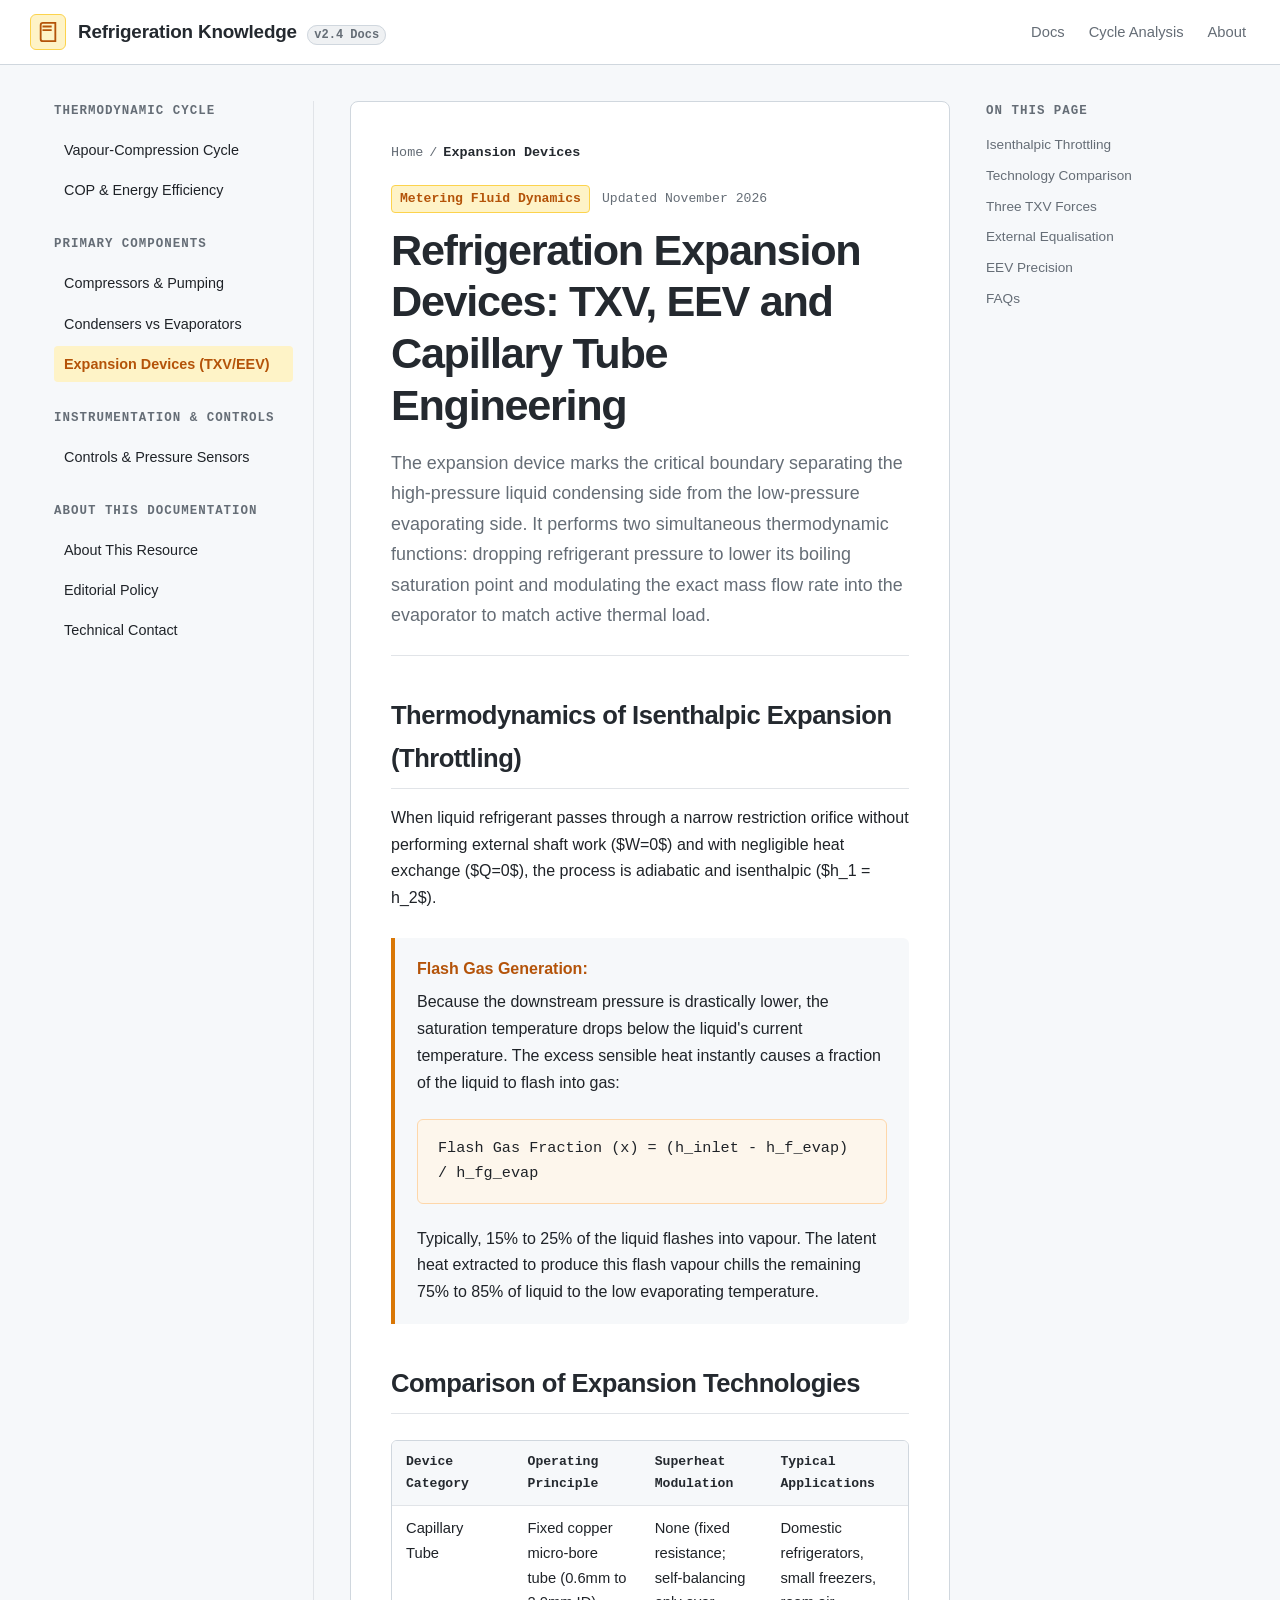
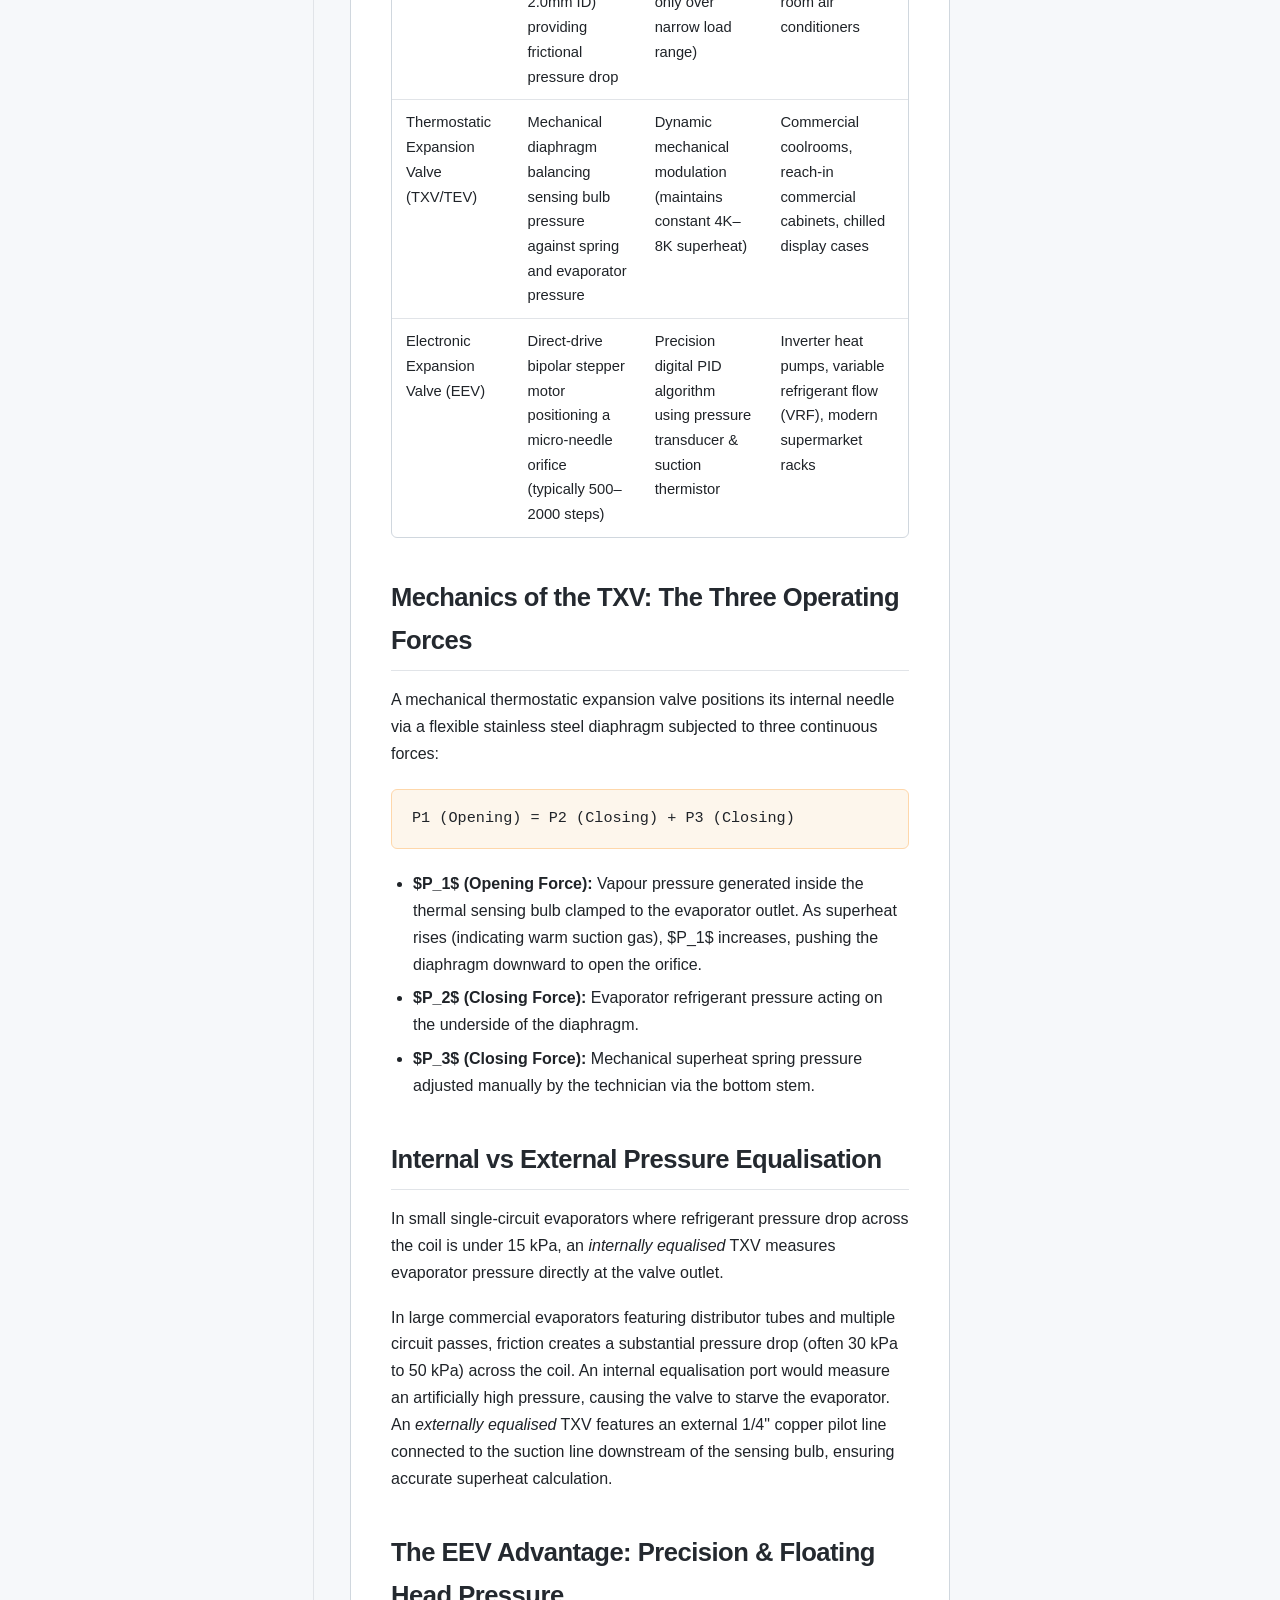
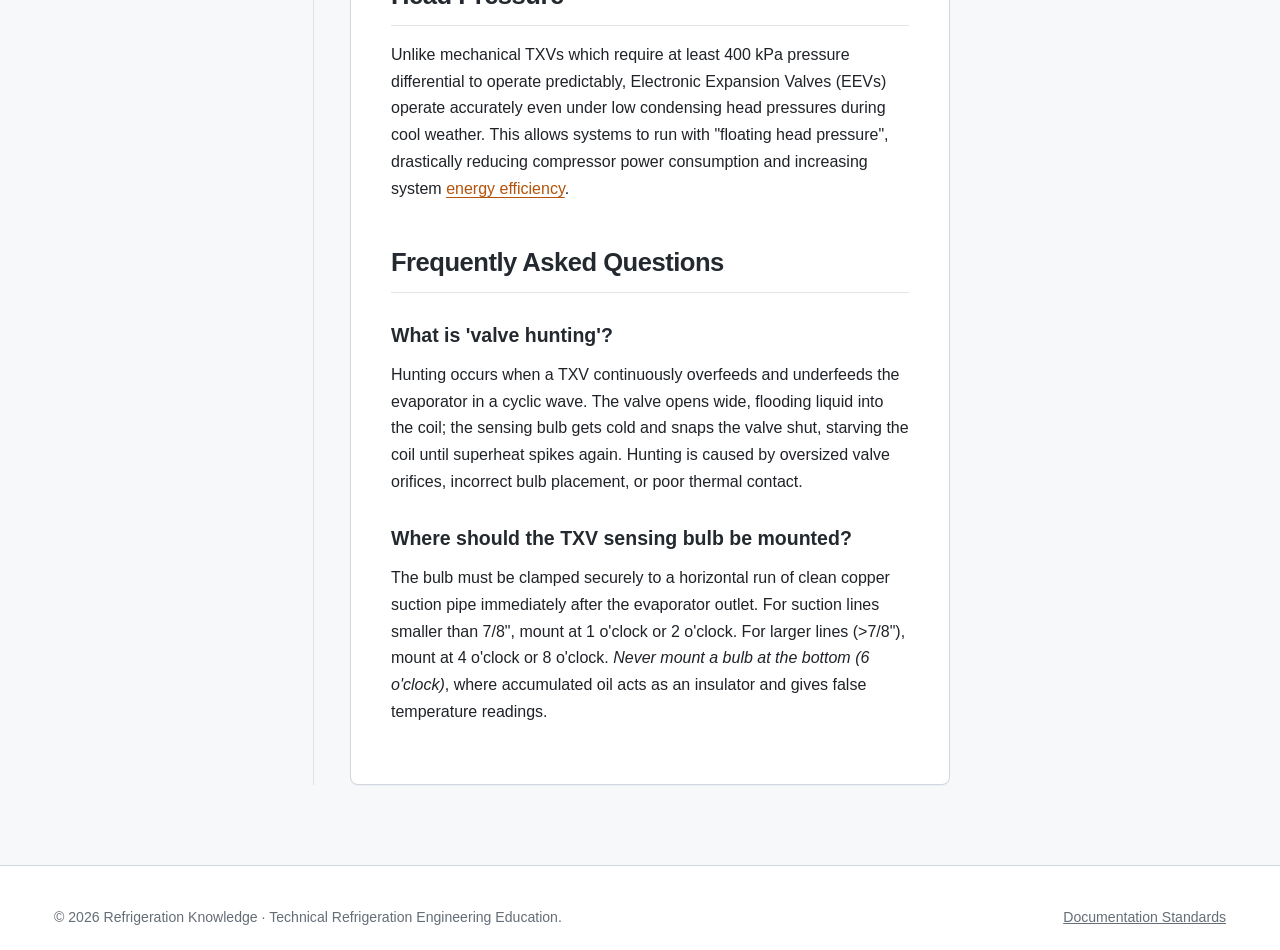
<file: refrigeration-expansion-devices/index.html>
<!doctype html>
<html lang="en-AU">
<head>
  <meta charset="utf-8">
  <meta name="viewport" content="width=device-width, initial-scale=1">
  <title>Refrigeration Expansion Devices: TXV, EEV & Capillary Tubes · Refrigeration Knowledge</title>
  <meta name="description" content="Technical engineering guide to refrigeration metering devices. Thermostatic expansion valves (TXV), electronic expansion valves (EEV), capillary tubes, and isenthalpic expansion.">
  <link rel="canonical" href="https://refrigeration-knowledge.github.io/refrigeration-expansion-devices/">
  <meta name="robots" content="index, follow">
  <meta name="google-site-verification" content="d2XJ1FMgx_y7H5DfcTfY6zHwQ06f4dKEdD9PmR1FQhw">

  <meta property="og:type" content="article">
  <meta property="og:title" content="Refrigeration Expansion Devices: TXV, EEV & Capillary Tubes">
  <meta property="og:description" content="Thermodynamics of throttling devices, superheat control, bulb charges, and electronic stepper motor expansion valves.">
  <meta property="og:url" content="https://refrigeration-knowledge.github.io/refrigeration-expansion-devices/">
  <meta property="og:site_name" content="Refrigeration Knowledge">
  <meta property="og:image" content="https://refrigeration-knowledge.github.io/assets/images/thermo-components.svg">

  <meta name="twitter:card" content="summary_large_image">
  <meta name="twitter:title" content="Refrigeration Metering Devices Manual">
  <meta name="twitter:description" content="Isenthalpic pressure reduction and mass flow metering in vapour-compression refrigeration systems.">
  <meta name="twitter:image" content="https://refrigeration-knowledge.github.io/assets/images/thermo-components.svg">

  <link rel="stylesheet" href="../assets/css/style.css">
  <link rel="icon" type="image/svg+xml" href="../favicon.svg">

  <script type="application/ld+json">
  {
    "@context": "https://schema.org",
    "@graph": [
      {
        "@type": "BreadcrumbList",
        "itemListElement": [
          { "@type": "ListItem", "position": 1, "name": "Docs Home", "item": "https://refrigeration-knowledge.github.io/" },
          { "@type": "ListItem", "position": 2, "name": "Expansion Devices", "item": "https://refrigeration-knowledge.github.io/refrigeration-expansion-devices/" }
        ]
      },
      {
        "@type": "Article",
        "headline": "Refrigeration Expansion Devices: TXV, EEV and Capillary Tube Engineering",
        "description": "Technical analysis of refrigeration expansion and metering devices. Compares thermostatic expansion valves, electronic stepper valves, and capillary lines.",
        "image": "https://refrigeration-knowledge.github.io/assets/images/thermo-components.svg",
        "inLanguage": "en-AU",
        "mainEntityOfPage": "https://refrigeration-knowledge.github.io/refrigeration-expansion-devices/",
        "publisher": {
          "@type": "Organization",
          "name": "Refrigeration Knowledge",
          "url": "https://refrigeration-knowledge.github.io/"
        }
      }
    ]
  }
  </script>
</head>
<body>
  <a href="#main" class="skip-link">Skip to main content</a>

  <header class="doc-header">
    <div class="container doc-header-inner">
      <a href="/" class="brand-link" aria-label="Refrigeration Knowledge Home">
        <div class="brand-icon">
          <svg width="22" height="22" viewBox="0 0 24 24" fill="none" stroke="currentColor" stroke-width="2"><path d="M4 19.5v-15A2.5 2.5 0 0 1 6.5 2H20v20H6.5a2.5 2.5 0 0 1-2.5-2.5Z"/><path d="M6 6h10M6 10h10"/></svg>
        </div>
        <div>
          <span class="brand-title">Refrigeration Knowledge</span>
          <span class="brand-version">v2.4 Docs</span>
        </div>
      </a>

      <button class="mobile-toggle" aria-expanded="false" aria-controls="doc-sidebar-nav" aria-label="Toggle documentation navigation">
        <svg width="22" height="22" viewBox="0 0 24 24" fill="none" stroke="currentColor" stroke-width="2"><line x1="3" y1="12" x2="21" y2="12"/><line x1="3" y1="6" x2="21" y2="6"/><line x1="3" y1="18" x2="21" y2="18"/></svg>
      </button>

      <nav class="doc-nav">
        <ul class="nav-list">
          <li><a href="/" class="nav-link">Docs</a></li>
          <li><a href="/refrigeration-cycle/" class="nav-link">Cycle Analysis</a></li>
          <li><a href="/about/" class="nav-link">About</a></li>
        </ul>
      </nav>
    </div>
  </header>

  <div class="container">
    <div class="doc-layout">
      <!-- Documentation Sidebar -->
      <aside id="doc-sidebar-nav" class="doc-sidebar" aria-label="Documentation Tree">
        <div class="sidebar-group">
          <div class="group-title">Thermodynamic Cycle</div>
          <ul class="sidebar-links">
            <li><a href="/refrigeration-cycle/" class="sidebar-link">Vapour-Compression Cycle</a></li>
            <li><a href="/refrigeration-energy-efficiency/" class="sidebar-link">COP &amp; Energy Efficiency</a></li>
          </ul>
        </div>

        <div class="sidebar-group">
          <div class="group-title">Primary Components</div>
          <ul class="sidebar-links">
            <li><a href="/refrigeration-compressor/" class="sidebar-link">Compressors &amp; Pumping</a></li>
            <li><a href="/condenser-vs-evaporator/" class="sidebar-link">Condensers vs Evaporators</a></li>
            <li><a href="/refrigeration-expansion-devices/" class="sidebar-link active">Expansion Devices (TXV/EEV)</a></li>
          </ul>
        </div>

        <div class="sidebar-group">
          <div class="group-title">Instrumentation &amp; Controls</div>
          <ul class="sidebar-links">
            <li><a href="/refrigeration-controls-sensors/" class="sidebar-link">Controls &amp; Pressure Sensors</a></li>
          </ul>
        </div>

        <div class="sidebar-group">
          <div class="group-title">About This Documentation</div>
          <ul class="sidebar-links">
            <li><a href="/about/" class="sidebar-link">About This Resource</a></li>
            <li><a href="/editorial-policy/" class="sidebar-link">Editorial Policy</a></li>
            <li><a href="/contact/" class="sidebar-link">Technical Contact</a></li>
          </ul>
        </div>
      </aside>

      <!-- Main Documentation Article -->
      <main id="main" class="doc-article">
        <nav class="breadcrumbs" aria-label="Breadcrumb">
          <a href="/">Home</a>
          <span>/</span>
          <span class="current">Expansion Devices</span>
        </nav>

        <header class="doc-article-header">
          <div class="doc-meta">
            <span class="doc-badge">Metering Fluid Dynamics</span>
            <time datetime="2026-11-20">Updated November 2026</time>
          </div>
          <h1 class="doc-title">Refrigeration Expansion Devices: TXV, EEV and Capillary Tube Engineering</h1>
          <p class="doc-lede">
            The expansion device marks the critical boundary separating the high-pressure liquid condensing side from the low-pressure evaporating side. It performs two simultaneous thermodynamic functions: dropping refrigerant pressure to lower its boiling saturation point and modulating the exact mass flow rate into the evaporator to match active thermal load.
          </p>
        </header>

        <div class="doc-body">
          <h2 id="thermodynamics-of-isenthalpic-expansion">Thermodynamics of Isenthalpic Expansion (Throttling)</h2>
          <p>
            When liquid refrigerant passes through a narrow restriction orifice without performing external shaft work ($W=0$) and with negligible heat exchange ($Q=0$), the process is adiabatic and isenthalpic ($h_1 = h_2$).
          </p>
          <div class="callout-definition">
            <strong>Flash Gas Generation:</strong>
            Because the downstream pressure is drastically lower, the saturation temperature drops below the liquid's current temperature. The excess sensible heat instantly causes a fraction of the liquid to flash into gas:
            <div class="callout-formula">Flash Gas Fraction (x) = (h_inlet - h_f_evap) / h_fg_evap</div>
            Typically, 15% to 25% of the liquid flashes into vapour. The latent heat extracted to produce this flash vapour chills the remaining 75% to 85% of liquid to the low evaporating temperature.
          </div>

          <h2 id="primary-expansion-technologies">Comparison of Expansion Technologies</h2>
          <div class="table-responsive">
            <table>
              <thead>
                <tr>
                  <th scope="col">Device Category</th>
                  <th scope="col">Operating Principle</th>
                  <th scope="col">Superheat Modulation</th>
                  <th scope="col">Typical Applications</th>
                </tr>
              </thead>
              <tbody>
                <tr>
                  <td>Capillary Tube</td>
                  <td>Fixed copper micro-bore tube (0.6mm to 2.0mm ID) providing frictional pressure drop</td>
                  <td>None (fixed resistance; self-balancing only over narrow load range)</td>
                  <td>Domestic refrigerators, small freezers, room air conditioners</td>
                </tr>
                <tr>
                  <td>Thermostatic Expansion Valve (TXV/TEV)</td>
                  <td>Mechanical diaphragm balancing sensing bulb pressure against spring and evaporator pressure</td>
                  <td>Dynamic mechanical modulation (maintains constant 4K–8K superheat)</td>
                  <td>Commercial coolrooms, reach-in commercial cabinets, chilled display cases</td>
                </tr>
                <tr>
                  <td>Electronic Expansion Valve (EEV)</td>
                  <td>Direct-drive bipolar stepper motor positioning a micro-needle orifice (typically 500–2000 steps)</td>
                  <td>Precision digital PID algorithm using pressure transducer &amp; suction thermistor</td>
                  <td>Inverter heat pumps, variable refrigerant flow (VRF), modern supermarket racks</td>
                </tr>
              </tbody>
            </table>
          </div>

          <h2 id="mechanics-of-the-txv-three-acting-forces">Mechanics of the TXV: The Three Operating Forces</h2>
          <p>
            A mechanical thermostatic expansion valve positions its internal needle via a flexible stainless steel diaphragm subjected to three continuous forces:
          </p>
          <div class="callout-formula">P1 (Opening) = P2 (Closing) + P3 (Closing)</div>
          <ul>
            <li><strong>$P_1$ (Opening Force):</strong> Vapour pressure generated inside the thermal sensing bulb clamped to the evaporator outlet. As superheat rises (indicating warm suction gas), $P_1$ increases, pushing the diaphragm downward to open the orifice.</li>
            <li><strong>$P_2$ (Closing Force):</strong> Evaporator refrigerant pressure acting on the underside of the diaphragm.</li>
            <li><strong>$P_3$ (Closing Force):</strong> Mechanical superheat spring pressure adjusted manually by the technician via the bottom stem.</li>
          </ul>

          <h2 id="internal-vs-external-pressure-equalisation">Internal vs External Pressure Equalisation</h2>
          <p>
            In small single-circuit evaporators where refrigerant pressure drop across the coil is under 15 kPa, an <em>internally equalised</em> TXV measures evaporator pressure directly at the valve outlet.
          </p>
          <p>
            In large commercial evaporators featuring distributor tubes and multiple circuit passes, friction creates a substantial pressure drop (often 30 kPa to 50 kPa) across the coil. An internal equalisation port would measure an artificially high pressure, causing the valve to starve the evaporator. An <em>externally equalised</em> TXV features an external 1/4" copper pilot line connected to the suction line downstream of the sensing bulb, ensuring accurate superheat calculation.
          </p>

          <h2 id="the-eev-advantage-in-modern-systems">The EEV Advantage: Precision &amp; Floating Head Pressure</h2>
          <p>
            Unlike mechanical TXVs which require at least 400 kPa pressure differential to operate predictably, Electronic Expansion Valves (EEVs) operate accurately even under low condensing head pressures during cool weather. This allows systems to run with "floating head pressure", drastically reducing compressor power consumption and increasing system <a href="/refrigeration-energy-efficiency/">energy efficiency</a>.
          </p>


          <h2 id="frequently-asked-questions">Frequently Asked Questions</h2>
          <h3>What is 'valve hunting'?</h3>
          <p>
            Hunting occurs when a TXV continuously overfeeds and underfeeds the evaporator in a cyclic wave. The valve opens wide, flooding liquid into the coil; the sensing bulb gets cold and snaps the valve shut, starving the coil until superheat spikes again. Hunting is caused by oversized valve orifices, incorrect bulb placement, or poor thermal contact.
          </p>

          <h3>Where should the TXV sensing bulb be mounted?</h3>
          <p>
            The bulb must be clamped securely to a horizontal run of clean copper suction pipe immediately after the evaporator outlet. For suction lines smaller than 7/8", mount at 1 o'clock or 2 o'clock. For larger lines (&gt;7/8"), mount at 4 o'clock or 8 o'clock. <em>Never mount a bulb at the bottom (6 o'clock)</em>, where accumulated oil acts as an insulator and gives false temperature readings.
          </p>
        </div>
      </main>

      <!-- In-Page TOC (Right Sidebar) -->
      <aside class="doc-toc" aria-label="On this page">
        <div class="toc-title">On This Page</div>
        <ul class="toc-list">
          <li><a href="#thermodynamics-of-isenthalpic-expansion">Isenthalpic Throttling</a></li>
          <li><a href="#primary-expansion-technologies">Technology Comparison</a></li>
          <li><a href="#mechanics-of-the-txv-three-acting-forces">Three TXV Forces</a></li>
          <li><a href="#internal-vs-external-pressure-equalisation">External Equalisation</a></li>
          <li><a href="#the-eev-advantage-in-modern-systems">EEV Precision</a></li>
          <li><a href="#frequently-asked-questions">FAQs</a></li>
        </ul>
      </aside>
    </div>
  </div>

  <footer class="doc-footer">
    <div class="container footer-inner">
      <p>&copy; 2026 Refrigeration Knowledge · Technical Refrigeration Engineering Education.</p>
      <a href="/editorial-policy/" style="color:var(--text-muted); text-decoration:underline;">Documentation Standards</a>
    </div>
  </footer>

  <script src="../assets/js/main.js" defer></script>
</body>
</html>
</file>
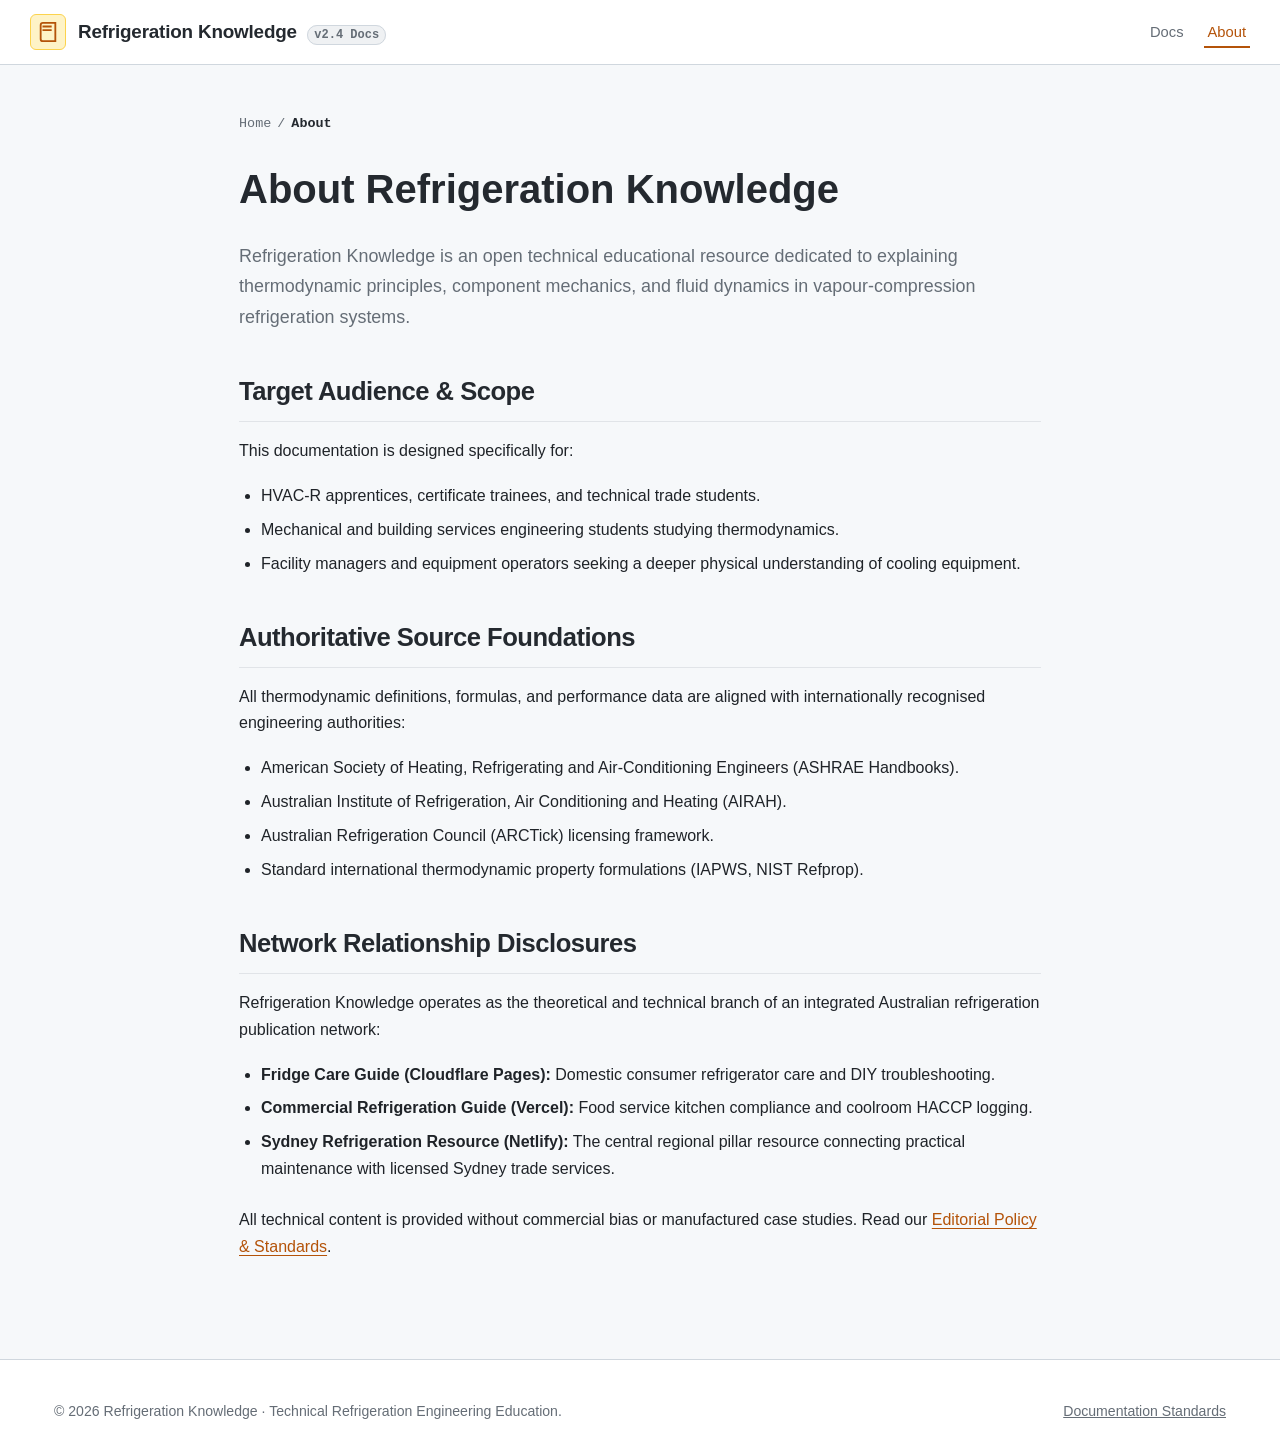
<file: about.html>
<!doctype html>
<html lang="en-AU">
<head>
  <meta charset="utf-8">
  <meta name="viewport" content="width=device-width, initial-scale=1">
  <title>About This Documentation · Refrigeration Knowledge</title>
  <meta name="description" content="About Refrigeration Knowledge: our technical mission, educational audience, engineering sources, and network transparency.">
  <link rel="canonical" href="https://refrigeration-knowledge.github.io/about/">
  <meta name="robots" content="index, follow">
  <meta name="google-site-verification" content="d2XJ1FMgx_y7H5DfcTfY6zHwQ06f4dKEdD9PmR1FQhw">

  <link rel="stylesheet" href="assets/css/style.css">
  <link rel="icon" type="image/svg+xml" href="favicon.svg">

  <script type="application/ld+json">
  {
    "@context": "https://schema.org",
    "@type": "AboutPage",
    "name": "About Refrigeration Knowledge",
    "url": "https://refrigeration-knowledge.github.io/about/"
  }
  </script>
</head>
<body>
  <a href="#main" class="skip-link">Skip to main content</a>

  <header class="doc-header">
    <div class="container doc-header-inner">
      <a href="/" class="brand-link">
        <div class="brand-icon">
          <svg width="22" height="22" viewBox="0 0 24 24" fill="none" stroke="currentColor" stroke-width="2"><path d="M4 19.5v-15A2.5 2.5 0 0 1 6.5 2H20v20H6.5a2.5 2.5 0 0 1-2.5-2.5Z"/><path d="M6 6h10M6 10h10"/></svg>
        </div>
        <div>
          <span class="brand-title">Refrigeration Knowledge</span>
          <span class="brand-version">v2.4 Docs</span>
        </div>
      </a>
      <nav class="doc-nav">
        <ul class="nav-list">
          <li><a href="/" class="nav-link">Docs</a></li>
          <li><a href="/about/" class="nav-link active">About</a></li>
        </ul>
      </nav>
    </div>
  </header>

  <div class="container" style="max-width:850px; padding: 48px 24px 80px;">
    <nav class="breadcrumbs" aria-label="Breadcrumb">
      <a href="/">Home</a>
      <span>/</span>
      <span class="current">About</span>
    </nav>

    <h1 style="font-size:2.5rem; font-weight:800; color:var(--text-heading); margin-bottom:18px;">About Refrigeration Knowledge</h1>
    <p class="doc-lede" style="margin-bottom:30px;">
      Refrigeration Knowledge is an open technical educational resource dedicated to explaining thermodynamic principles, component mechanics, and fluid dynamics in vapour-compression refrigeration systems.
    </p>

    <div class="doc-body">
      <h2>Target Audience & Scope</h2>
      <p>
        This documentation is designed specifically for:
      </p>
      <ul>
        <li>HVAC-R apprentices, certificate trainees, and technical trade students.</li>
        <li>Mechanical and building services engineering students studying thermodynamics.</li>
        <li>Facility managers and equipment operators seeking a deeper physical understanding of cooling equipment.</li>
      </ul>

      <h2>Authoritative Source Foundations</h2>
      <p>
        All thermodynamic definitions, formulas, and performance data are aligned with internationally recognised engineering authorities:
      </p>
      <ul>
        <li>American Society of Heating, Refrigerating and Air-Conditioning Engineers (ASHRAE Handbooks).</li>
        <li>Australian Institute of Refrigeration, Air Conditioning and Heating (AIRAH).</li>
        <li>Australian Refrigeration Council (ARCTick) licensing framework.</li>
        <li>Standard international thermodynamic property formulations (IAPWS, NIST Refprop).</li>
      </ul>

      <h2>Network Relationship Disclosures</h2>
      <p>
        Refrigeration Knowledge operates as the theoretical and technical branch of an integrated Australian refrigeration publication network:
      </p>
      <ul>
        <li><strong>Fridge Care Guide (Cloudflare Pages):</strong> Domestic consumer refrigerator care and DIY troubleshooting.</li>
        <li><strong>Commercial Refrigeration Guide (Vercel):</strong> Food service kitchen compliance and coolroom HACCP logging.</li>
        <li><strong>Sydney Refrigeration Resource (Netlify):</strong> The central regional pillar resource connecting practical maintenance with licensed Sydney trade services.</li>
      </ul>
      <p>
        All technical content is provided without commercial bias or manufactured case studies. Read our <a href="/editorial-policy/">Editorial Policy & Standards</a>.
      </p>
    </div>
  </div>

  <footer class="doc-footer">
    <div class="container footer-inner">
      <p>&copy; 2026 Refrigeration Knowledge · Technical Refrigeration Engineering Education.</p>
      <a href="/editorial-policy/" style="color:var(--text-muted); text-decoration:underline;">Documentation Standards</a>
    </div>
  </footer>
  <script src="assets/js/main.js" defer></script>
</body>
</html>
</file>
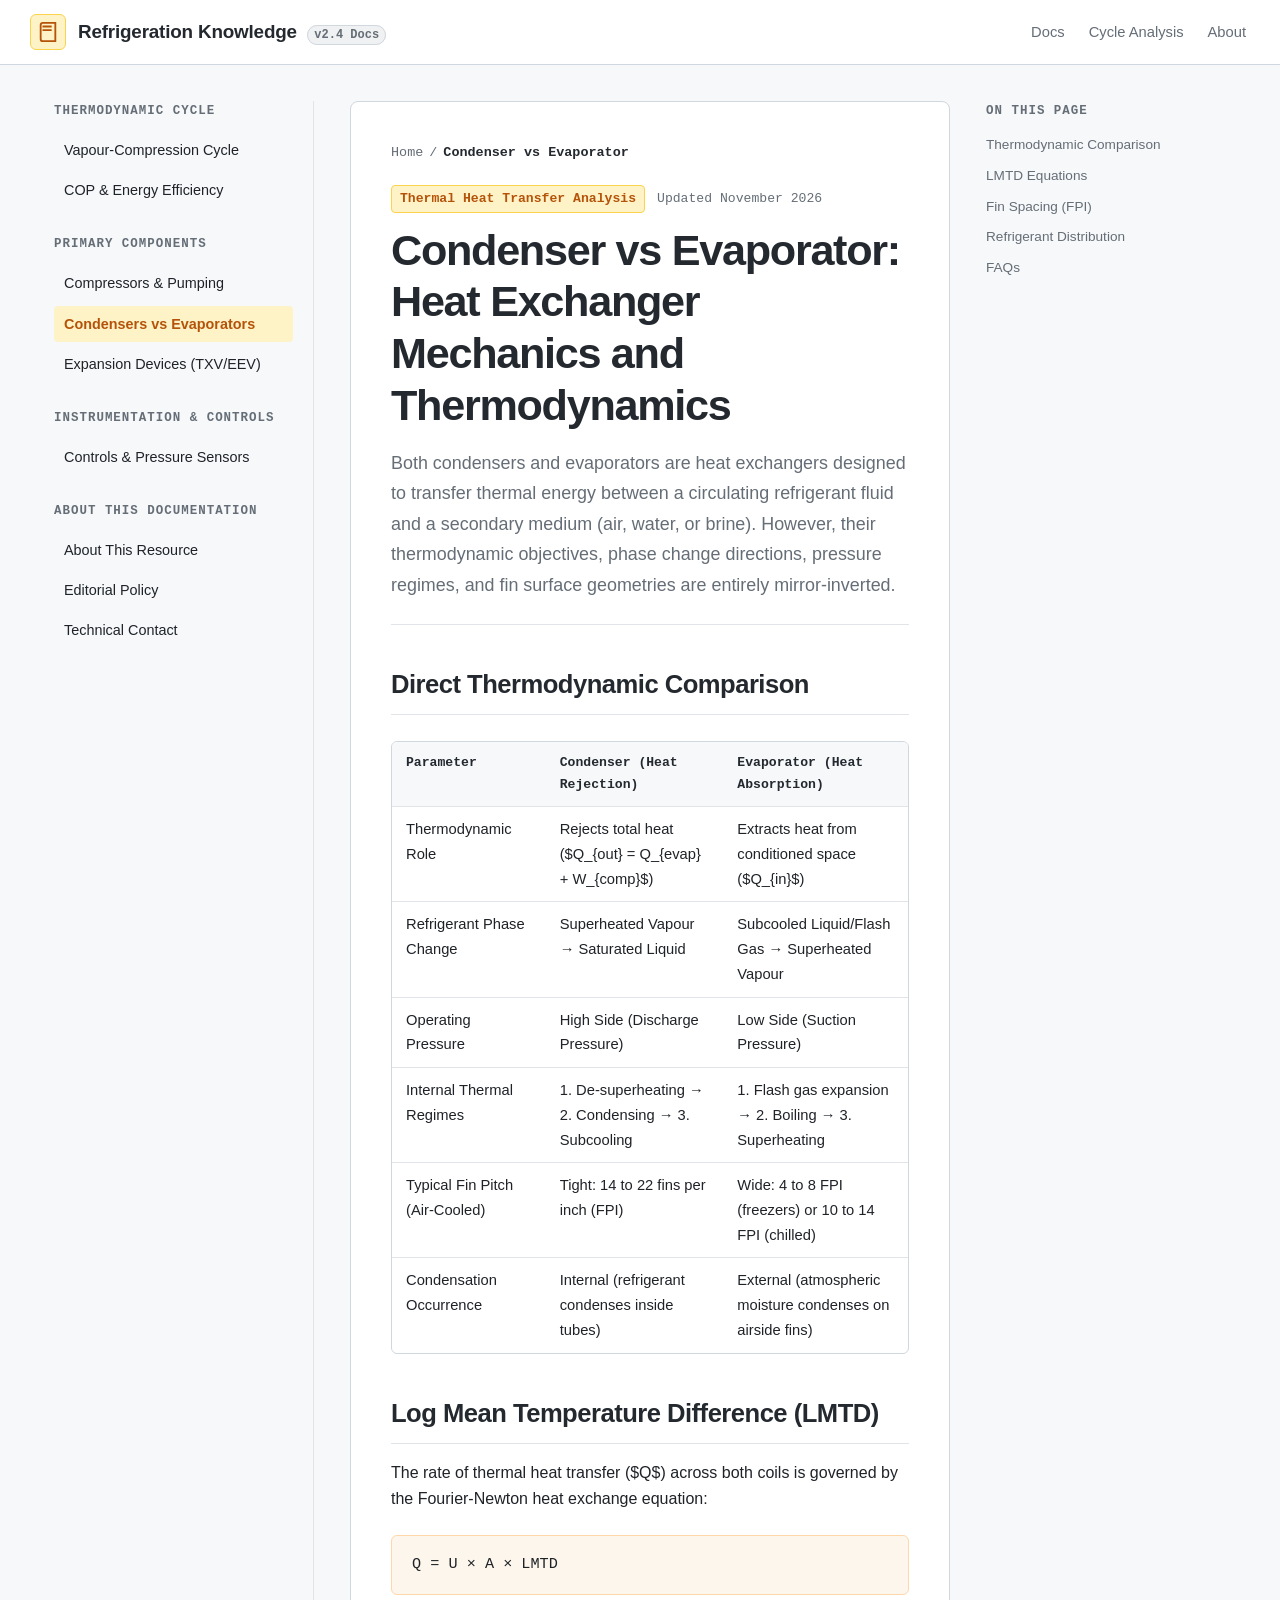
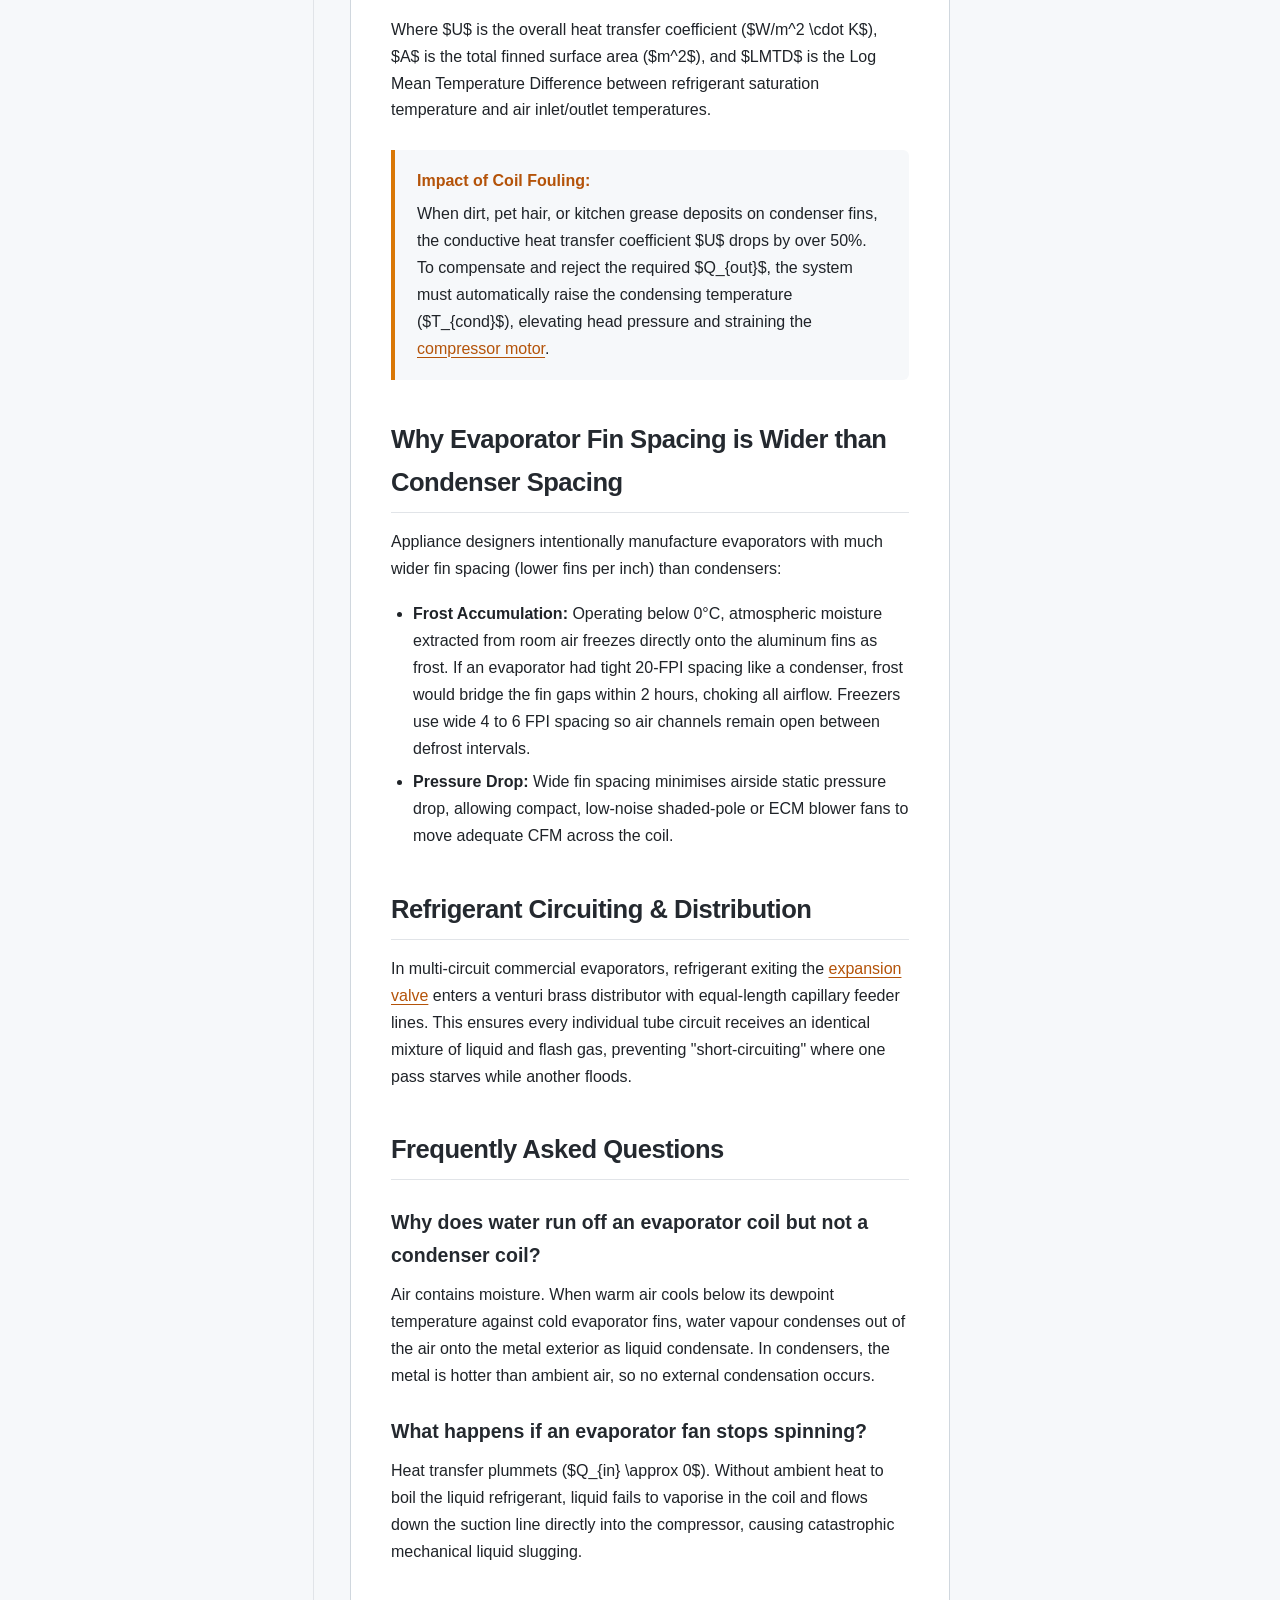
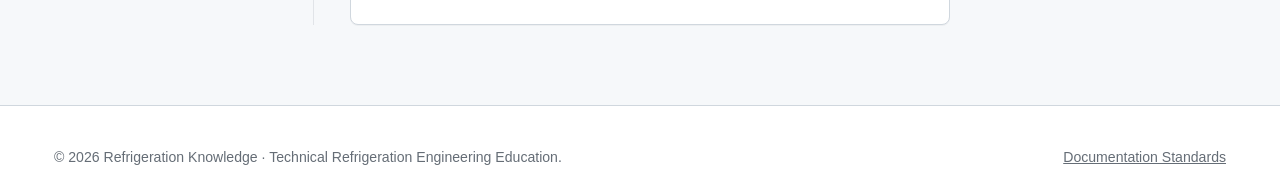
<file: condenser-vs-evaporator.html>
<!doctype html>
<html lang="en-AU">
<head>
  <meta charset="utf-8">
  <meta name="viewport" content="width=device-width, initial-scale=1">
  <title>Condenser vs Evaporator: Heat Exchanger Mechanics & Thermodynamics · Refrigeration Knowledge</title>
  <meta name="description" content="Engineering comparison of refrigeration condensers and evaporators. Heat transfer mechanics, Log Mean Temperature Difference (LMTD), coil geometry, and fouling factors.">
  <link rel="canonical" href="https://refrigeration-knowledge.github.io/condenser-vs-evaporator/">
  <meta name="robots" content="index, follow">
  <meta name="google-site-verification" content="d2XJ1FMgx_y7H5DfcTfY6zHwQ06f4dKEdD9PmR1FQhw">

  <meta property="og:type" content="article">
  <meta property="og:title" content="Condenser vs Evaporator: Heat Exchanger Thermodynamics">
  <meta property="og:description" content="Technical analysis of heat rejection versus heat absorption coils in refrigeration circuits.">
  <meta property="og:url" content="https://refrigeration-knowledge.github.io/condenser-vs-evaporator/">
  <meta property="og:site_name" content="Refrigeration Knowledge">
  <meta property="og:image" content="https://refrigeration-knowledge.github.io/assets/images/thermo-components.svg">

  <meta name="twitter:card" content="summary_large_image">
  <meta name="twitter:title" content="Condenser vs Evaporator Engineering Guide">
  <meta name="twitter:description" content="Thermodynamics of refrigeration heat exchangers, fin spacing, and LMTD equations.">
  <meta name="twitter:image" content="https://refrigeration-knowledge.github.io/assets/images/thermo-components.svg">

  <link rel="stylesheet" href="assets/css/style.css">
  <link rel="icon" type="image/svg+xml" href="favicon.svg">

  <script type="application/ld+json">
  {
    "@context": "https://schema.org",
    "@graph": [
      {
        "@type": "BreadcrumbList",
        "itemListElement": [
          { "@type": "ListItem", "position": 1, "name": "Docs Home", "item": "https://refrigeration-knowledge.github.io/" },
          { "@type": "ListItem", "position": 2, "name": "Condenser vs Evaporator", "item": "https://refrigeration-knowledge.github.io/condenser-vs-evaporator/" }
        ]
      },
      {
        "@type": "Article",
        "headline": "Condenser vs Evaporator: Heat Exchanger Mechanics and Thermodynamics",
        "description": "Comprehensive engineering comparison between refrigeration condensers and evaporators. Covers latent heat exchange, LMTD, air velocity, and defrost engineering.",
        "image": "https://refrigeration-knowledge.github.io/assets/images/thermo-components.svg",
        "inLanguage": "en-AU",
        "mainEntityOfPage": "https://refrigeration-knowledge.github.io/condenser-vs-evaporator/",
        "publisher": {
          "@type": "Organization",
          "name": "Refrigeration Knowledge",
          "url": "https://refrigeration-knowledge.github.io/"
        }
      }
    ]
  }
  </script>
</head>
<body>
  <a href="#main" class="skip-link">Skip to main content</a>

  <header class="doc-header">
    <div class="container doc-header-inner">
      <a href="/" class="brand-link" aria-label="Refrigeration Knowledge Home">
        <div class="brand-icon">
          <svg width="22" height="22" viewBox="0 0 24 24" fill="none" stroke="currentColor" stroke-width="2"><path d="M4 19.5v-15A2.5 2.5 0 0 1 6.5 2H20v20H6.5a2.5 2.5 0 0 1-2.5-2.5Z"/><path d="M6 6h10M6 10h10"/></svg>
        </div>
        <div>
          <span class="brand-title">Refrigeration Knowledge</span>
          <span class="brand-version">v2.4 Docs</span>
        </div>
      </a>

      <button class="mobile-toggle" aria-expanded="false" aria-controls="doc-sidebar-nav" aria-label="Toggle documentation navigation">
        <svg width="22" height="22" viewBox="0 0 24 24" fill="none" stroke="currentColor" stroke-width="2"><line x1="3" y1="12" x2="21" y2="12"/><line x1="3" y1="6" x2="21" y2="6"/><line x1="3" y1="18" x2="21" y2="18"/></svg>
      </button>

      <nav class="doc-nav">
        <ul class="nav-list">
          <li><a href="/" class="nav-link">Docs</a></li>
          <li><a href="/refrigeration-cycle/" class="nav-link">Cycle Analysis</a></li>
          <li><a href="/about/" class="nav-link">About</a></li>
        </ul>
      </nav>
    </div>
  </header>

  <div class="container">
    <div class="doc-layout">
      <!-- Documentation Sidebar -->
      <aside id="doc-sidebar-nav" class="doc-sidebar" aria-label="Documentation Tree">
        <div class="sidebar-group">
          <div class="group-title">Thermodynamic Cycle</div>
          <ul class="sidebar-links">
            <li><a href="/refrigeration-cycle/" class="sidebar-link">Vapour-Compression Cycle</a></li>
            <li><a href="/refrigeration-energy-efficiency/" class="sidebar-link">COP &amp; Energy Efficiency</a></li>
          </ul>
        </div>

        <div class="sidebar-group">
          <div class="group-title">Primary Components</div>
          <ul class="sidebar-links">
            <li><a href="/refrigeration-compressor/" class="sidebar-link">Compressors &amp; Pumping</a></li>
            <li><a href="/condenser-vs-evaporator/" class="sidebar-link active">Condensers vs Evaporators</a></li>
            <li><a href="/refrigeration-expansion-devices/" class="sidebar-link">Expansion Devices (TXV/EEV)</a></li>
          </ul>
        </div>

        <div class="sidebar-group">
          <div class="group-title">Instrumentation &amp; Controls</div>
          <ul class="sidebar-links">
            <li><a href="/refrigeration-controls-sensors/" class="sidebar-link">Controls &amp; Pressure Sensors</a></li>
          </ul>
        </div>

        <div class="sidebar-group">
          <div class="group-title">About This Documentation</div>
          <ul class="sidebar-links">
            <li><a href="/about/" class="sidebar-link">About This Resource</a></li>
            <li><a href="/editorial-policy/" class="sidebar-link">Editorial Policy</a></li>
            <li><a href="/contact/" class="sidebar-link">Technical Contact</a></li>
          </ul>
        </div>
      </aside>

      <!-- Main Documentation Article -->
      <main id="main" class="doc-article">
        <nav class="breadcrumbs" aria-label="Breadcrumb">
          <a href="/">Home</a>
          <span>/</span>
          <span class="current">Condenser vs Evaporator</span>
        </nav>

        <header class="doc-article-header">
          <div class="doc-meta">
            <span class="doc-badge">Thermal Heat Transfer Analysis</span>
            <time datetime="2026-11-20">Updated November 2026</time>
          </div>
          <h1 class="doc-title">Condenser vs Evaporator: Heat Exchanger Mechanics and Thermodynamics</h1>
          <p class="doc-lede">
            Both condensers and evaporators are heat exchangers designed to transfer thermal energy between a circulating refrigerant fluid and a secondary medium (air, water, or brine). However, their thermodynamic objectives, phase change directions, pressure regimes, and fin surface geometries are entirely mirror-inverted.
          </p>
        </header>

        <div class="doc-body">
          <h2 id="direct-thermodynamic-comparison">Direct Thermodynamic Comparison</h2>
          <div class="table-responsive">
            <table>
              <thead>
                <tr>
                  <th scope="col">Parameter</th>
                  <th scope="col">Condenser (Heat Rejection)</th>
                  <th scope="col">Evaporator (Heat Absorption)</th>
                </tr>
              </thead>
              <tbody>
                <tr>
                  <td>Thermodynamic Role</td>
                  <td>Rejects total heat ($Q_{out} = Q_{evap} + W_{comp}$)</td>
                  <td>Extracts heat from conditioned space ($Q_{in}$)</td>
                </tr>
                <tr>
                  <td>Refrigerant Phase Change</td>
                  <td>Superheated Vapour &rarr; Saturated Liquid</td>
                  <td>Subcooled Liquid/Flash Gas &rarr; Superheated Vapour</td>
                </tr>
                <tr>
                  <td>Operating Pressure</td>
                  <td>High Side (Discharge Pressure)</td>
                  <td>Low Side (Suction Pressure)</td>
                </tr>
                <tr>
                  <td>Internal Thermal Regimes</td>
                  <td>1. De-superheating &rarr; 2. Condensing &rarr; 3. Subcooling</td>
                  <td>1. Flash gas expansion &rarr; 2. Boiling &rarr; 3. Superheating</td>
                </tr>
                <tr>
                  <td>Typical Fin Pitch (Air-Cooled)</td>
                  <td>Tight: 14 to 22 fins per inch (FPI)</td>
                  <td>Wide: 4 to 8 FPI (freezers) or 10 to 14 FPI (chilled)</td>
                </tr>
                <tr>
                  <td>Condensation Occurrence</td>
                  <td>Internal (refrigerant condenses inside tubes)</td>
                  <td>External (atmospheric moisture condenses on airside fins)</td>
                </tr>
              </tbody>
            </table>
          </div>

          <h2 id="log-mean-temperature-difference">Log Mean Temperature Difference (LMTD)</h2>
          <p>
            The rate of thermal heat transfer ($Q$) across both coils is governed by the Fourier-Newton heat exchange equation:
          </p>
          <div class="callout-formula">Q = U &times; A &times; LMTD</div>
          <p>
            Where $U$ is the overall heat transfer coefficient ($W/m^2 \cdot K$), $A$ is the total finned surface area ($m^2$), and $LMTD$ is the Log Mean Temperature Difference between refrigerant saturation temperature and air inlet/outlet temperatures.
          </p>
          <div class="callout-definition">
            <strong>Impact of Coil Fouling:</strong>
            When dirt, pet hair, or kitchen grease deposits on condenser fins, the conductive heat transfer coefficient $U$ drops by over 50%. To compensate and reject the required $Q_{out}$, the system must automatically raise the condensing temperature ($T_{cond}$), elevating head pressure and straining the <a href="/refrigeration-compressor/">compressor motor</a>.
          </div>

          <h2 id="why-evaporator-fin-spacing-is-wider">Why Evaporator Fin Spacing is Wider than Condenser Spacing</h2>
          <p>
            Appliance designers intentionally manufacture evaporators with much wider fin spacing (lower fins per inch) than condensers:
          </p>
          <ul>
            <li><strong>Frost Accumulation:</strong> Operating below 0°C, atmospheric moisture extracted from room air freezes directly onto the aluminum fins as frost. If an evaporator had tight 20-FPI spacing like a condenser, frost would bridge the fin gaps within 2 hours, choking all airflow. Freezers use wide 4 to 6 FPI spacing so air channels remain open between defrost intervals.</li>
            <li><strong>Pressure Drop:</strong> Wide fin spacing minimises airside static pressure drop, allowing compact, low-noise shaded-pole or ECM blower fans to move adequate CFM across the coil.</li>
          </ul>

          <h2 id="circuiting-and-distributor-tubes">Refrigerant Circuiting &amp; Distribution</h2>
          <p>
            In multi-circuit commercial evaporators, refrigerant exiting the <a href="/refrigeration-expansion-devices/">expansion valve</a> enters a venturi brass distributor with equal-length capillary feeder lines. This ensures every individual tube circuit receives an identical mixture of liquid and flash gas, preventing "short-circuiting" where one pass starves while another floods.
          </p>


          <h2 id="frequently-asked-questions">Frequently Asked Questions</h2>
          <h3>Why does water run off an evaporator coil but not a condenser coil?</h3>
          <p>
            Air contains moisture. When warm air cools below its dewpoint temperature against cold evaporator fins, water vapour condenses out of the air onto the metal exterior as liquid condensate. In condensers, the metal is hotter than ambient air, so no external condensation occurs.
          </p>

          <h3>What happens if an evaporator fan stops spinning?</h3>
          <p>
            Heat transfer plummets ($Q_{in} \approx 0$). Without ambient heat to boil the liquid refrigerant, liquid fails to vaporise in the coil and flows down the suction line directly into the compressor, causing catastrophic mechanical liquid slugging.
          </p>
        </div>
      </main>

      <!-- In-Page TOC (Right Sidebar) -->
      <aside class="doc-toc" aria-label="On this page">
        <div class="toc-title">On This Page</div>
        <ul class="toc-list">
          <li><a href="#direct-thermodynamic-comparison">Thermodynamic Comparison</a></li>
          <li><a href="#log-mean-temperature-difference">LMTD Equations</a></li>
          <li><a href="#why-evaporator-fin-spacing-is-wider">Fin Spacing (FPI)</a></li>
          <li><a href="#circuiting-and-distributor-tubes">Refrigerant Distribution</a></li>
          <li><a href="#frequently-asked-questions">FAQs</a></li>
        </ul>
      </aside>
    </div>
  </div>

  <footer class="doc-footer">
    <div class="container footer-inner">
      <p>&copy; 2026 Refrigeration Knowledge · Technical Refrigeration Engineering Education.</p>
      <a href="/editorial-policy/" style="color:var(--text-muted); text-decoration:underline;">Documentation Standards</a>
    </div>
  </footer>

  <script src="assets/js/main.js" defer></script>
</body>
</html>
</file>
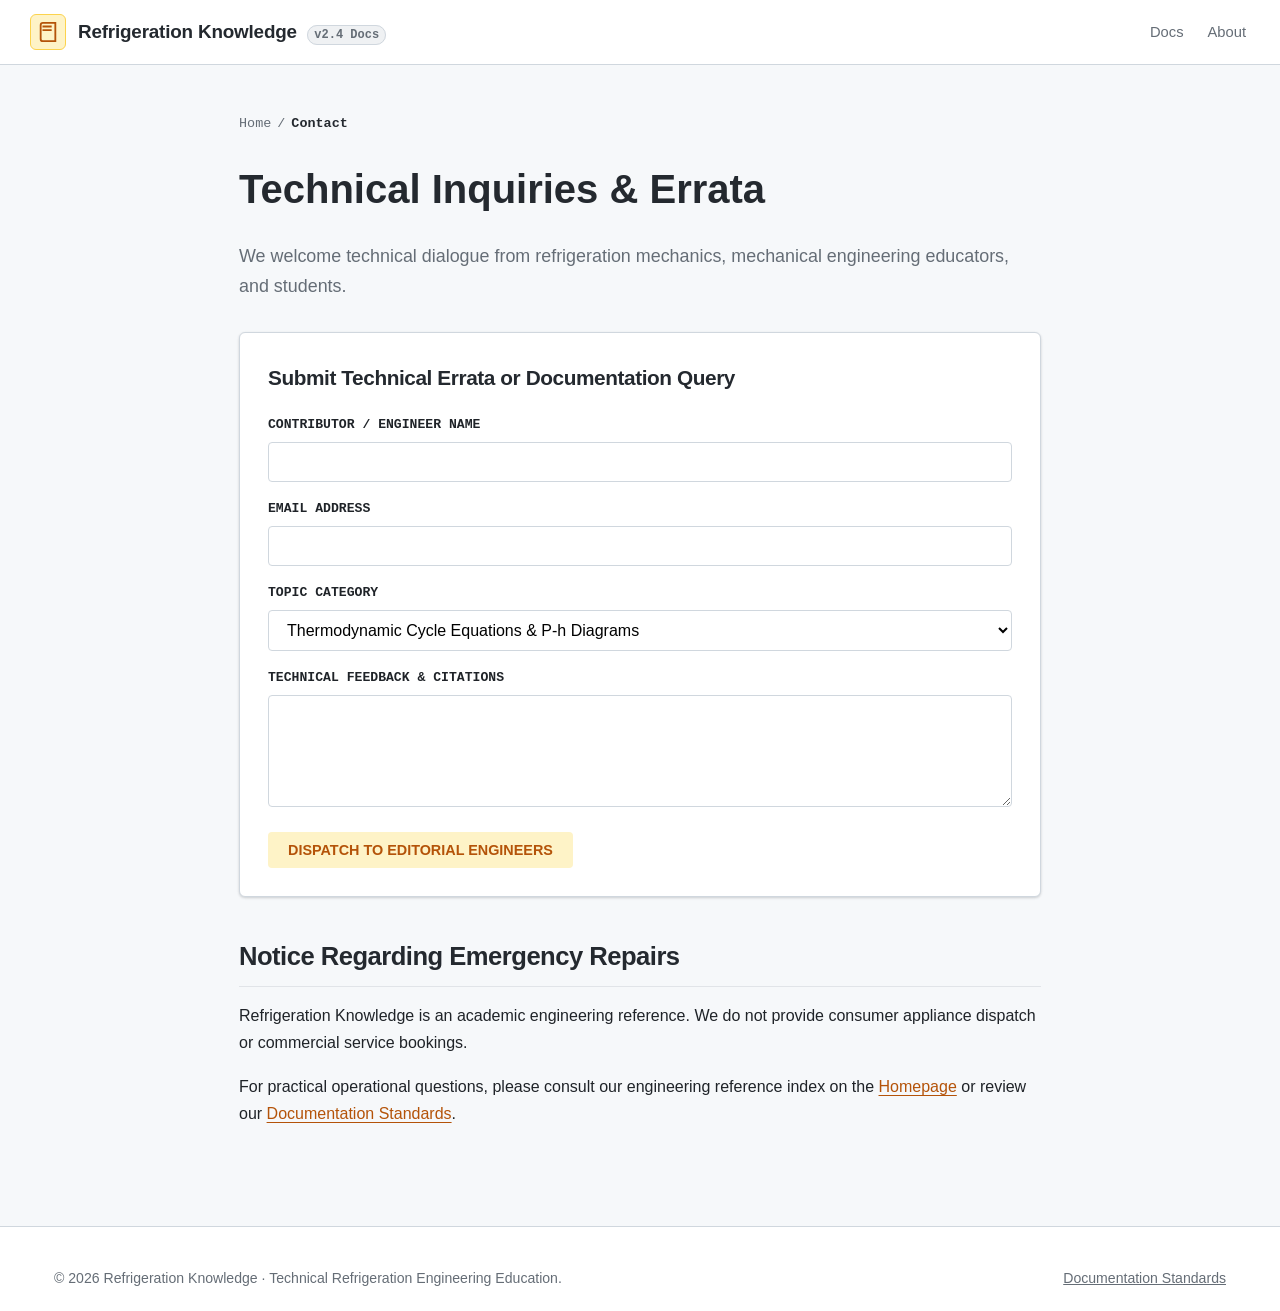
<file: contact.html>
<!doctype html>
<html lang="en-AU">
<head>
  <meta charset="utf-8">
  <meta name="viewport" content="width=device-width, initial-scale=1">
  <title>Technical Inquiries & Errata · Refrigeration Knowledge</title>
  <meta name="description" content="Submit technical feedback, propose thermodynamic documentation errata, or query engineering references on Refrigeration Knowledge.">
  <link rel="canonical" href="https://refrigeration-knowledge.github.io/contact/">
  <meta name="robots" content="index, follow">
  <meta name="google-site-verification" content="d2XJ1FMgx_y7H5DfcTfY6zHwQ06f4dKEdD9PmR1FQhw">

  <link rel="stylesheet" href="assets/css/style.css">
  <link rel="icon" type="image/svg+xml" href="favicon.svg">

  <script type="application/ld+json">
  {
    "@context": "https://schema.org",
    "@type": "ContactPage",
    "name": "Contact Refrigeration Knowledge",
    "url": "https://refrigeration-knowledge.github.io/contact/"
  }
  </script>
</head>
<body>
  <a href="#main" class="skip-link">Skip to main content</a>

  <header class="doc-header">
    <div class="container doc-header-inner">
      <a href="/" class="brand-link">
        <div class="brand-icon">
          <svg width="22" height="22" viewBox="0 0 24 24" fill="none" stroke="currentColor" stroke-width="2"><path d="M4 19.5v-15A2.5 2.5 0 0 1 6.5 2H20v20H6.5a2.5 2.5 0 0 1-2.5-2.5Z"/><path d="M6 6h10M6 10h10"/></svg>
        </div>
        <div>
          <span class="brand-title">Refrigeration Knowledge</span>
          <span class="brand-version">v2.4 Docs</span>
        </div>
      </a>
      <nav class="doc-nav">
        <ul class="nav-list">
          <li><a href="/" class="nav-link">Docs</a></li>
          <li><a href="/about/" class="nav-link">About</a></li>
        </ul>
      </nav>
    </div>
  </header>

  <div class="container" style="max-width:850px; padding: 48px 24px 80px;">
    <nav class="breadcrumbs" aria-label="Breadcrumb">
      <a href="/">Home</a>
      <span>/</span>
      <span class="current">Contact</span>
    </nav>

    <h1 style="font-size:2.5rem; font-weight:800; color:var(--text-heading); margin-bottom:18px;">Technical Inquiries & Errata</h1>
    <p class="doc-lede" style="margin-bottom:30px;">
      We welcome technical dialogue from refrigeration mechanics, mechanical engineering educators, and students.
    </p>

    <div class="doc-body">
      <div style="background:var(--surface-bg); border:1px solid var(--border-subtle); border-radius:6px; padding:28px; box-shadow:var(--shadow-card); margin-bottom:36px;">
        <h2 style="font-size:1.3rem; margin-top:0; border:none; padding:0; color:var(--text-heading);">Submit Technical Errata or Documentation Query</h2>
        <form style="display:flex; flex-direction:column; gap:16px; margin-top:18px;" onsubmit="event.preventDefault(); alert('Technical errata submission logged for engineering review.');">
          <div>
            <label for="tech-name" style="display:block; font-family:var(--font-mono); font-size:0.82rem; font-weight:700; margin-bottom:6px;">CONTRIBUTOR / ENGINEER NAME</label>
            <input type="text" id="tech-name" required style="width:100%; padding:10px 14px; border:1px solid var(--border-subtle); border-radius:4px; font-size:1rem; font-family:inherit;">
          </div>
          <div>
            <label for="tech-email" style="display:block; font-family:var(--font-mono); font-size:0.82rem; font-weight:700; margin-bottom:6px;">EMAIL ADDRESS</label>
            <input type="email" id="tech-email" required style="width:100%; padding:10px 14px; border:1px solid var(--border-subtle); border-radius:4px; font-size:1rem; font-family:inherit;">
          </div>
          <div>
            <label for="tech-cat" style="display:block; font-family:var(--font-mono); font-size:0.82rem; font-weight:700; margin-bottom:6px;">TOPIC CATEGORY</label>
            <select id="tech-cat" style="width:100%; padding:10px 14px; border:1px solid var(--border-subtle); border-radius:4px; font-size:1rem; font-family:inherit; background:#fff;">
              <option value="cycle">Thermodynamic Cycle Equations & P-h Diagrams</option>
              <option value="components">Compressor / Heat Exchanger / TXV Mechanics</option>
              <option value="controls">Instrumentation, Transducers & Control Sequences</option>
              <option value="standards">ASHRAE / AIRAH / ARCTick Standards Reference</option>
            </select>
          </div>
          <div>
            <label for="tech-msg" style="display:block; font-family:var(--font-mono); font-size:0.82rem; font-weight:700; margin-bottom:6px;">TECHNICAL FEEDBACK & CITATIONS</label>
            <textarea id="tech-msg" rows="5" required style="width:100%; padding:10px 14px; border:1px solid var(--border-subtle); border-radius:4px; font-size:1rem; font-family:inherit;"></textarea>
          </div>
          <button type="submit" class="sidebar-link active" style="align-self:flex-start; border:none; cursor:pointer; font-weight:700; padding:10px 20px; border-radius:4px;">DISPATCH TO EDITORIAL ENGINEERS</button>
        </form>
      </div>

      <h2>Notice Regarding Emergency Repairs</h2>
      <p>
        Refrigeration Knowledge is an academic engineering reference. We do not provide consumer appliance dispatch or commercial service bookings.
      </p>
      <p>
        For practical operational questions, please consult our engineering reference index on the <a href="/">Homepage</a> or review our <a href="/editorial-policy/">Documentation Standards</a>.
      </p>
    </div>
  </div>

  <footer class="doc-footer">
    <div class="container footer-inner">
      <p>&copy; 2026 Refrigeration Knowledge · Technical Refrigeration Engineering Education.</p>
      <a href="/editorial-policy/" style="color:var(--text-muted); text-decoration:underline;">Documentation Standards</a>
    </div>
  </footer>
  <script src="assets/js/main.js" defer></script>
</body>
</html>
</file>
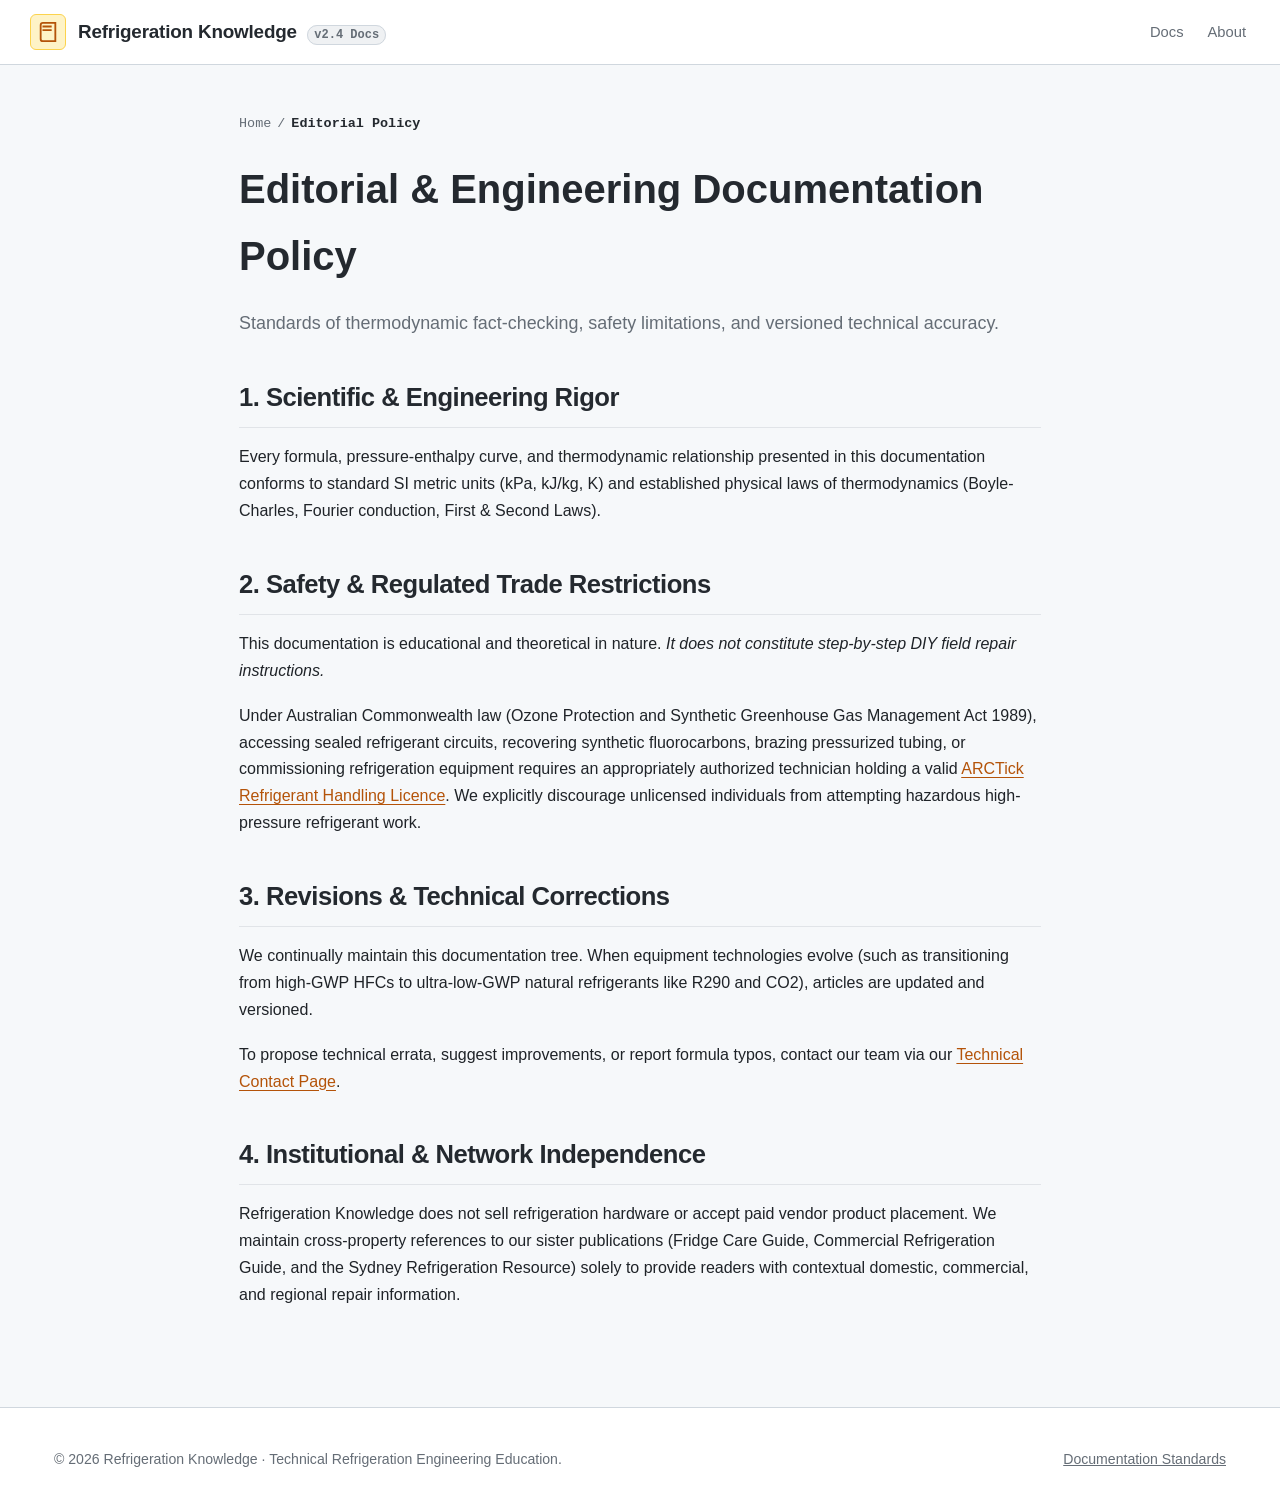
<file: editorial-policy.html>
<!doctype html>
<html lang="en-AU">
<head>
  <meta charset="utf-8">
  <meta name="viewport" content="width=device-width, initial-scale=1">
  <title>Editorial & Engineering Policy · Refrigeration Knowledge</title>
  <meta name="description" content="Technical accuracy, safety boundaries, and documentation revision policies for Refrigeration Knowledge.">
  <link rel="canonical" href="https://refrigeration-knowledge.github.io/editorial-policy/">
  <meta name="robots" content="index, follow">
  <meta name="google-site-verification" content="d2XJ1FMgx_y7H5DfcTfY6zHwQ06f4dKEdD9PmR1FQhw">

  <link rel="stylesheet" href="assets/css/style.css">
  <link rel="icon" type="image/svg+xml" href="favicon.svg">

  <script type="application/ld+json">
  {
    "@context": "https://schema.org",
    "@type": "WebPage",
    "name": "Editorial Policy - Refrigeration Knowledge",
    "url": "https://refrigeration-knowledge.github.io/editorial-policy/"
  }
  </script>
</head>
<body>
  <a href="#main" class="skip-link">Skip to main content</a>

  <header class="doc-header">
    <div class="container doc-header-inner">
      <a href="/" class="brand-link">
        <div class="brand-icon">
          <svg width="22" height="22" viewBox="0 0 24 24" fill="none" stroke="currentColor" stroke-width="2"><path d="M4 19.5v-15A2.5 2.5 0 0 1 6.5 2H20v20H6.5a2.5 2.5 0 0 1-2.5-2.5Z"/><path d="M6 6h10M6 10h10"/></svg>
        </div>
        <div>
          <span class="brand-title">Refrigeration Knowledge</span>
          <span class="brand-version">v2.4 Docs</span>
        </div>
      </a>
      <nav class="doc-nav">
        <ul class="nav-list">
          <li><a href="/" class="nav-link">Docs</a></li>
          <li><a href="/about/" class="nav-link">About</a></li>
        </ul>
      </nav>
    </div>
  </header>

  <div class="container" style="max-width:850px; padding: 48px 24px 80px;">
    <nav class="breadcrumbs" aria-label="Breadcrumb">
      <a href="/">Home</a>
      <span>/</span>
      <span class="current">Editorial Policy</span>
    </nav>

    <h1 style="font-size:2.5rem; font-weight:800; color:var(--text-heading); margin-bottom:18px;">Editorial & Engineering Documentation Policy</h1>
    <p class="doc-lede" style="margin-bottom:30px;">
      Standards of thermodynamic fact-checking, safety limitations, and versioned technical accuracy.
    </p>

    <div class="doc-body">
      <h2>1. Scientific & Engineering Rigor</h2>
      <p>
        Every formula, pressure-enthalpy curve, and thermodynamic relationship presented in this documentation conforms to standard SI metric units (kPa, kJ/kg, K) and established physical laws of thermodynamics (Boyle-Charles, Fourier conduction, First & Second Laws).
      </p>

      <h2>2. Safety & Regulated Trade Restrictions</h2>
      <p>
        This documentation is educational and theoretical in nature. <em>It does not constitute step-by-step DIY field repair instructions.</em>
      </p>
      <p>
        Under Australian Commonwealth law (Ozone Protection and Synthetic Greenhouse Gas Management Act 1989), accessing sealed refrigerant circuits, recovering synthetic fluorocarbons, brazing pressurized tubing, or commissioning refrigeration equipment requires an appropriately authorized technician holding a valid <a href="https://www.arctick.org/" target="_blank" rel="noopener">ARCTick Refrigerant Handling Licence</a>. We explicitly discourage unlicensed individuals from attempting hazardous high-pressure refrigerant work.
      </p>

      <h2>3. Revisions & Technical Corrections</h2>
      <p>
        We continually maintain this documentation tree. When equipment technologies evolve (such as transitioning from high-GWP HFCs to ultra-low-GWP natural refrigerants like R290 and CO2), articles are updated and versioned.
      </p>
      <p>
        To propose technical errata, suggest improvements, or report formula typos, contact our team via our <a href="/contact/">Technical Contact Page</a>.
      </p>

      <h2>4. Institutional & Network Independence</h2>
      <p>
        Refrigeration Knowledge does not sell refrigeration hardware or accept paid vendor product placement. We maintain cross-property references to our sister publications (Fridge Care Guide, Commercial Refrigeration Guide, and the Sydney Refrigeration Resource) solely to provide readers with contextual domestic, commercial, and regional repair information.
      </p>
    </div>
  </div>

  <footer class="doc-footer">
    <div class="container footer-inner">
      <p>&copy; 2026 Refrigeration Knowledge · Technical Refrigeration Engineering Education.</p>
      <a href="/editorial-policy/" style="color:var(--text-muted); text-decoration:underline;">Documentation Standards</a>
    </div>
  </footer>
  <script src="assets/js/main.js" defer></script>
</body>
</html>
</file>
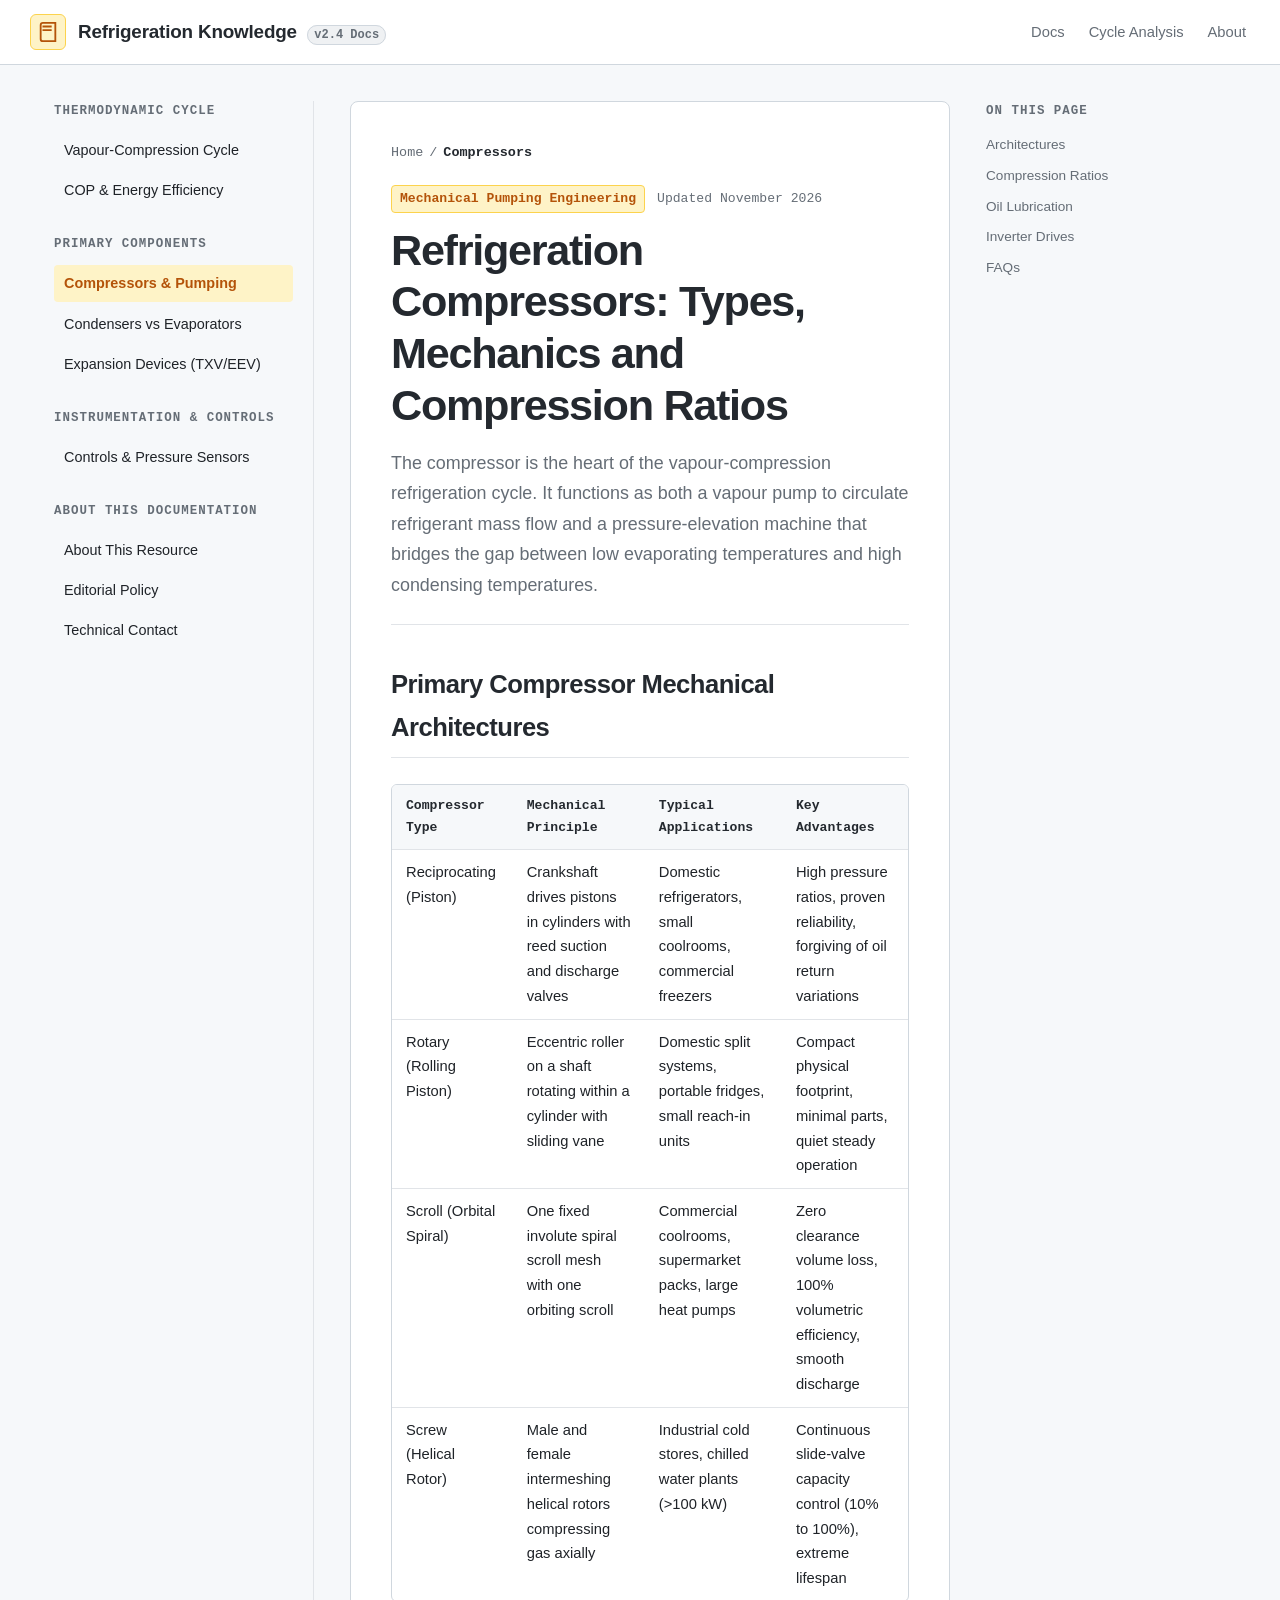
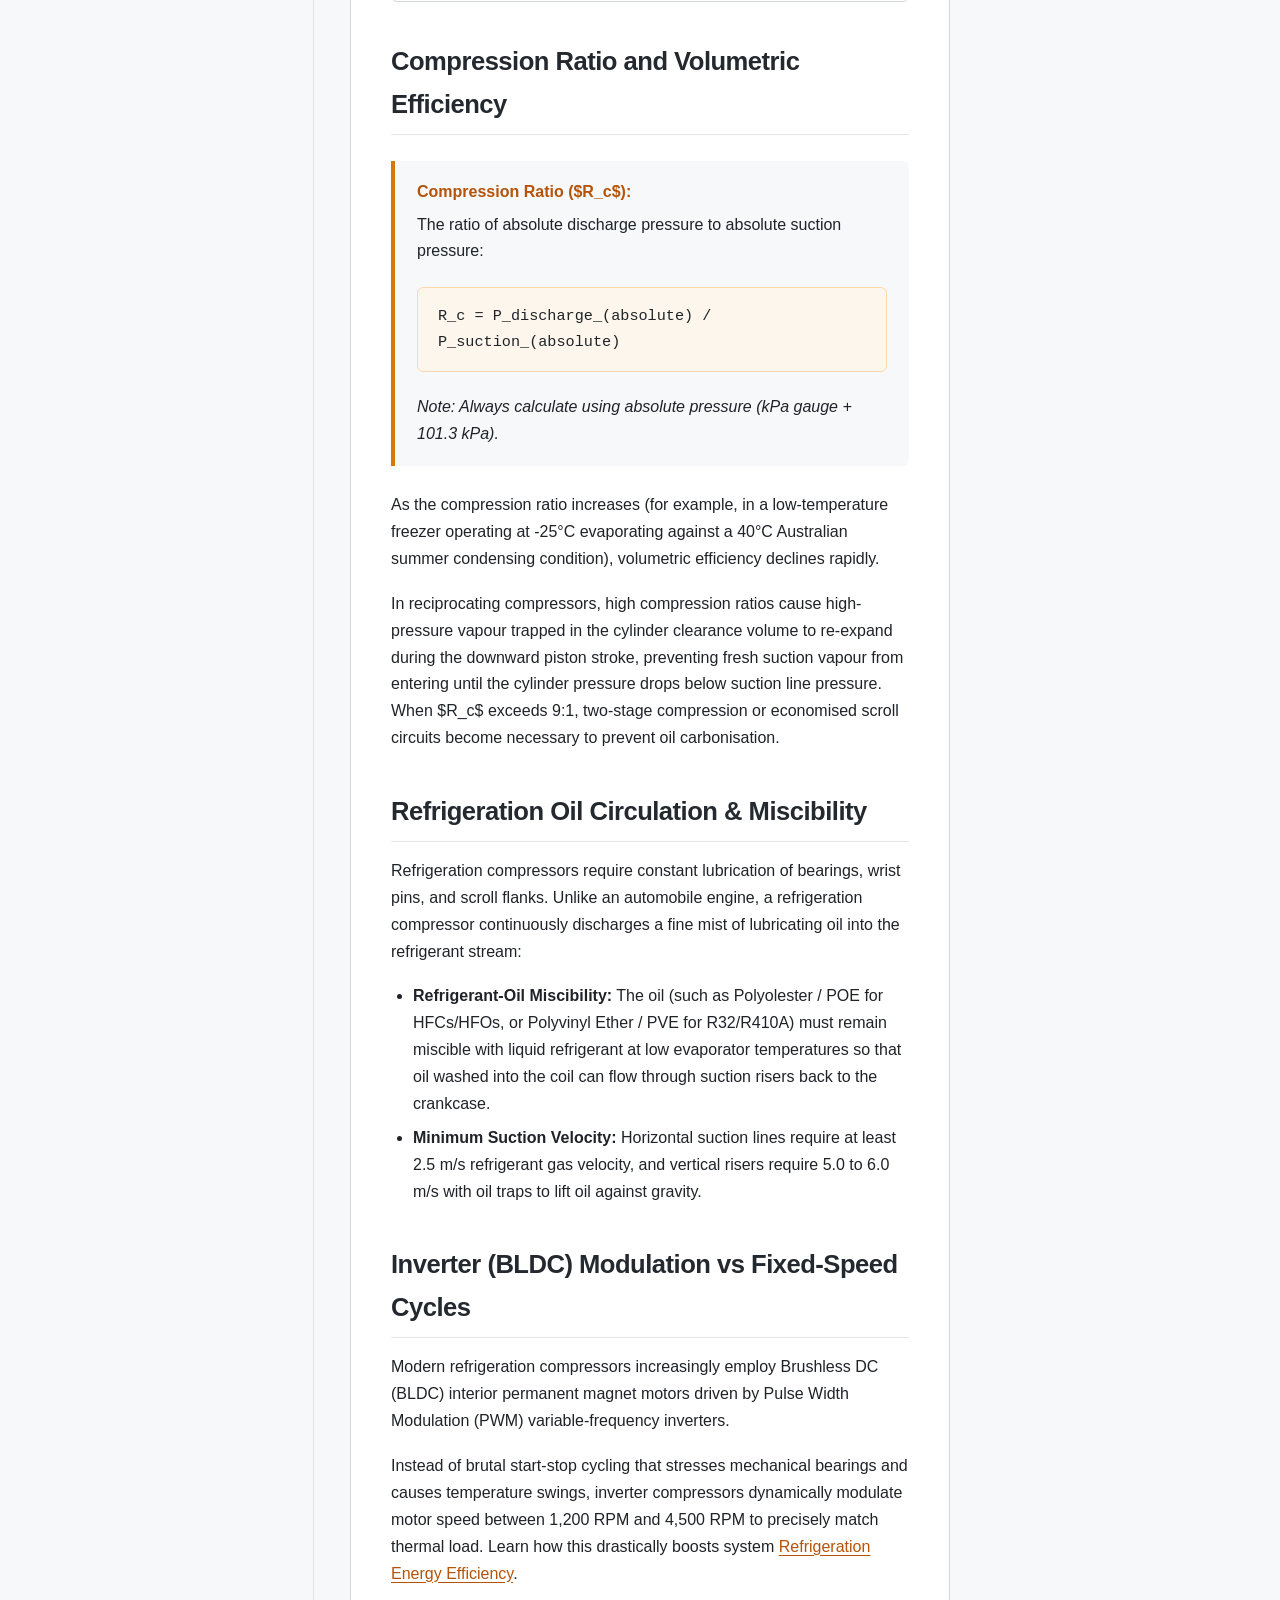
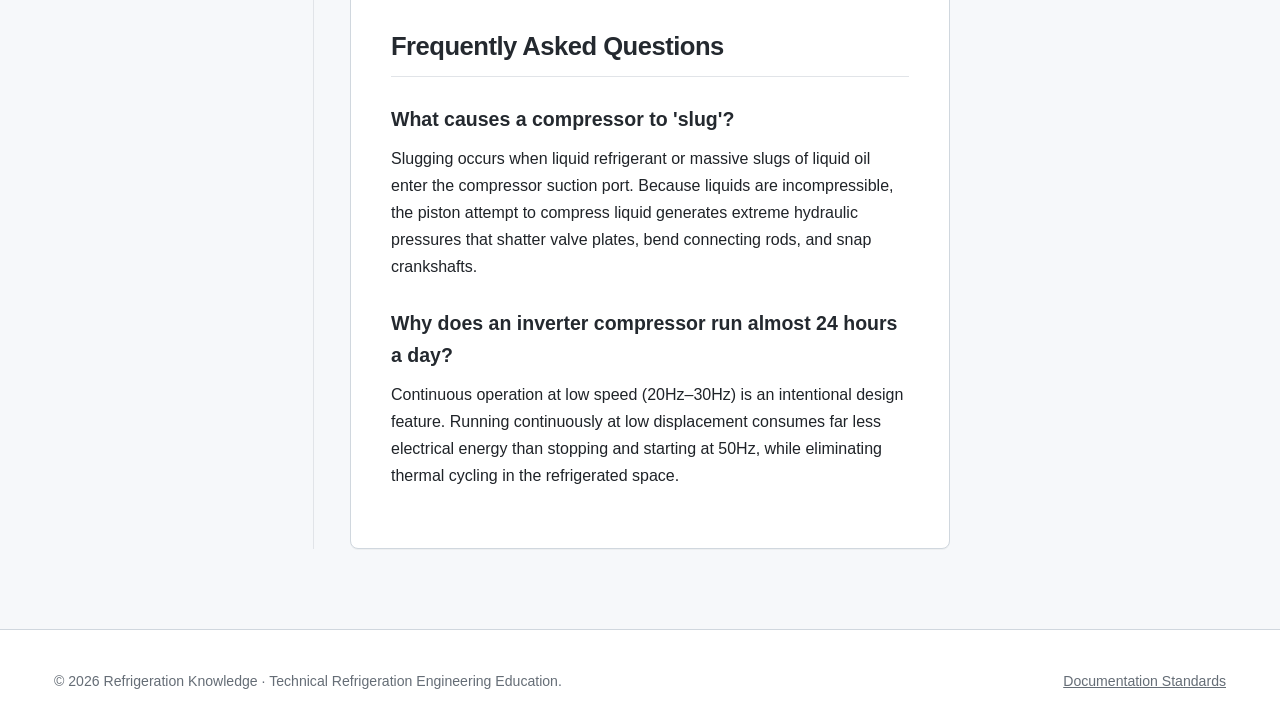
<file: refrigeration-compressor.html>
<!doctype html>
<html lang="en-AU">
<head>
  <meta charset="utf-8">
  <meta name="viewport" content="width=device-width, initial-scale=1">
  <title>Refrigeration Compressors: Types, Mechanics & Compression Ratios · Refrigeration Knowledge</title>
  <meta name="description" content="Technical guide to refrigeration compressors: reciprocating, rotary, scroll, and screw architectures. Volumetric efficiency, compression ratios, and inverter controls.">
  <link rel="canonical" href="https://refrigeration-knowledge.github.io/refrigeration-compressor/">
  <meta name="robots" content="index, follow">
  <meta name="google-site-verification" content="d2XJ1FMgx_y7H5DfcTfY6zHwQ06f4dKEdD9PmR1FQhw">

  <meta property="og:type" content="article">
  <meta property="og:title" content="Refrigeration Compressors: Types, Mechanics & Compression Ratios">
  <meta property="og:description" content="Engineering analysis of hermetic, semi-hermetic, and open refrigeration compressors. Pumping mechanics, oil management, and inverter drives.">
  <meta property="og:url" content="https://refrigeration-knowledge.github.io/refrigeration-compressor/">
  <meta property="og:site_name" content="Refrigeration Knowledge">
  <meta property="og:image" content="https://refrigeration-knowledge.github.io/assets/images/thermo-components.svg">

  <meta name="twitter:card" content="summary_large_image">
  <meta name="twitter:title" content="Refrigeration Compressors Engineering Manual">
  <meta name="twitter:description" content="Thermodynamics of refrigerant vapour compression, displacement volumes, and polytropic work.">
  <meta name="twitter:image" content="https://refrigeration-knowledge.github.io/assets/images/thermo-components.svg">

  <link rel="stylesheet" href="assets/css/style.css">
  <link rel="icon" type="image/svg+xml" href="favicon.svg">

  <script type="application/ld+json">
  {
    "@context": "https://schema.org",
    "@graph": [
      {
        "@type": "BreadcrumbList",
        "itemListElement": [
          { "@type": "ListItem", "position": 1, "name": "Docs Home", "item": "https://refrigeration-knowledge.github.io/" },
          { "@type": "ListItem", "position": 2, "name": "Compressors", "item": "https://refrigeration-knowledge.github.io/refrigeration-compressor/" }
        ]
      },
      {
        "@type": "Article",
        "headline": "Refrigeration Compressors: Types, Mechanics and Compression Ratios",
        "description": "Technical manual on refrigeration compressors. Examines reciprocating, rotary, scroll, and screw architectures, compression ratio limits, and polyolester oil circulation.",
        "image": "https://refrigeration-knowledge.github.io/assets/images/thermo-components.svg",
        "inLanguage": "en-AU",
        "mainEntityOfPage": "https://refrigeration-knowledge.github.io/refrigeration-compressor/",
        "publisher": {
          "@type": "Organization",
          "name": "Refrigeration Knowledge",
          "url": "https://refrigeration-knowledge.github.io/"
        }
      }
    ]
  }
  </script>
</head>
<body>
  <a href="#main" class="skip-link">Skip to main content</a>

  <header class="doc-header">
    <div class="container doc-header-inner">
      <a href="/" class="brand-link" aria-label="Refrigeration Knowledge Home">
        <div class="brand-icon">
          <svg width="22" height="22" viewBox="0 0 24 24" fill="none" stroke="currentColor" stroke-width="2"><path d="M4 19.5v-15A2.5 2.5 0 0 1 6.5 2H20v20H6.5a2.5 2.5 0 0 1-2.5-2.5Z"/><path d="M6 6h10M6 10h10"/></svg>
        </div>
        <div>
          <span class="brand-title">Refrigeration Knowledge</span>
          <span class="brand-version">v2.4 Docs</span>
        </div>
      </a>

      <button class="mobile-toggle" aria-expanded="false" aria-controls="doc-sidebar-nav" aria-label="Toggle documentation navigation">
        <svg width="22" height="22" viewBox="0 0 24 24" fill="none" stroke="currentColor" stroke-width="2"><line x1="3" y1="12" x2="21" y2="12"/><line x1="3" y1="6" x2="21" y2="6"/><line x1="3" y1="18" x2="21" y2="18"/></svg>
      </button>

      <nav class="doc-nav">
        <ul class="nav-list">
          <li><a href="/" class="nav-link">Docs</a></li>
          <li><a href="/refrigeration-cycle/" class="nav-link">Cycle Analysis</a></li>
          <li><a href="/about/" class="nav-link">About</a></li>
        </ul>
      </nav>
    </div>
  </header>

  <div class="container">
    <div class="doc-layout">
      <!-- Documentation Sidebar -->
      <aside id="doc-sidebar-nav" class="doc-sidebar" aria-label="Documentation Tree">
        <div class="sidebar-group">
          <div class="group-title">Thermodynamic Cycle</div>
          <ul class="sidebar-links">
            <li><a href="/refrigeration-cycle/" class="sidebar-link">Vapour-Compression Cycle</a></li>
            <li><a href="/refrigeration-energy-efficiency/" class="sidebar-link">COP &amp; Energy Efficiency</a></li>
          </ul>
        </div>

        <div class="sidebar-group">
          <div class="group-title">Primary Components</div>
          <ul class="sidebar-links">
            <li><a href="/refrigeration-compressor/" class="sidebar-link active">Compressors &amp; Pumping</a></li>
            <li><a href="/condenser-vs-evaporator/" class="sidebar-link">Condensers vs Evaporators</a></li>
            <li><a href="/refrigeration-expansion-devices/" class="sidebar-link">Expansion Devices (TXV/EEV)</a></li>
          </ul>
        </div>

        <div class="sidebar-group">
          <div class="group-title">Instrumentation &amp; Controls</div>
          <ul class="sidebar-links">
            <li><a href="/refrigeration-controls-sensors/" class="sidebar-link">Controls &amp; Pressure Sensors</a></li>
          </ul>
        </div>

        <div class="sidebar-group">
          <div class="group-title">About This Documentation</div>
          <ul class="sidebar-links">
            <li><a href="/about/" class="sidebar-link">About This Resource</a></li>
            <li><a href="/editorial-policy/" class="sidebar-link">Editorial Policy</a></li>
            <li><a href="/contact/" class="sidebar-link">Technical Contact</a></li>
          </ul>
        </div>
      </aside>

      <!-- Main Documentation Article -->
      <main id="main" class="doc-article">
        <nav class="breadcrumbs" aria-label="Breadcrumb">
          <a href="/">Home</a>
          <span>/</span>
          <span class="current">Compressors</span>
        </nav>

        <header class="doc-article-header">
          <div class="doc-meta">
            <span class="doc-badge">Mechanical Pumping Engineering</span>
            <time datetime="2026-11-20">Updated November 2026</time>
          </div>
          <h1 class="doc-title">Refrigeration Compressors: Types, Mechanics and Compression Ratios</h1>
          <p class="doc-lede">
            The compressor is the heart of the vapour-compression refrigeration cycle. It functions as both a vapour pump to circulate refrigerant mass flow and a pressure-elevation machine that bridges the gap between low evaporating temperatures and high condensing temperatures.
          </p>
        </header>

        <div class="doc-body">
          <h2 id="compressor-architectures">Primary Compressor Mechanical Architectures</h2>
          <div class="table-responsive">
            <table>
              <thead>
                <tr>
                  <th scope="col">Compressor Type</th>
                  <th scope="col">Mechanical Principle</th>
                  <th scope="col">Typical Applications</th>
                  <th scope="col">Key Advantages</th>
                </tr>
              </thead>
              <tbody>
                <tr>
                  <td>Reciprocating (Piston)</td>
                  <td>Crankshaft drives pistons in cylinders with reed suction and discharge valves</td>
                  <td>Domestic refrigerators, small coolrooms, commercial freezers</td>
                  <td>High pressure ratios, proven reliability, forgiving of oil return variations</td>
                </tr>
                <tr>
                  <td>Rotary (Rolling Piston)</td>
                  <td>Eccentric roller on a shaft rotating within a cylinder with sliding vane</td>
                  <td>Domestic split systems, portable fridges, small reach-in units</td>
                  <td>Compact physical footprint, minimal parts, quiet steady operation</td>
                </tr>
                <tr>
                  <td>Scroll (Orbital Spiral)</td>
                  <td>One fixed involute spiral scroll mesh with one orbiting scroll</td>
                  <td>Commercial coolrooms, supermarket packs, large heat pumps</td>
                  <td>Zero clearance volume loss, 100% volumetric efficiency, smooth discharge</td>
                </tr>
                <tr>
                  <td>Screw (Helical Rotor)</td>
                  <td>Male and female intermeshing helical rotors compressing gas axially</td>
                  <td>Industrial cold stores, chilled water plants (&gt;100 kW)</td>
                  <td>Continuous slide-valve capacity control (10% to 100%), extreme lifespan</td>
                </tr>
              </tbody>
            </table>
          </div>

          <h2 id="compression-ratio-and-volumetric-efficiency">Compression Ratio and Volumetric Efficiency</h2>
          <div class="callout-definition">
            <strong>Compression Ratio ($R_c$):</strong>
            The ratio of absolute discharge pressure to absolute suction pressure:
            <div class="callout-formula">R_c = P_discharge_(absolute) / P_suction_(absolute)</div>
            <em>Note: Always calculate using absolute pressure (kPa gauge + 101.3 kPa).</em>
          </div>
          <p>
            As the compression ratio increases (for example, in a low-temperature freezer operating at -25°C evaporating against a 40°C Australian summer condensing condition), volumetric efficiency declines rapidly.
          </p>
          <p>
            In reciprocating compressors, high compression ratios cause high-pressure vapour trapped in the cylinder clearance volume to re-expand during the downward piston stroke, preventing fresh suction vapour from entering until the cylinder pressure drops below suction line pressure. When $R_c$ exceeds 9:1, two-stage compression or economised scroll circuits become necessary to prevent oil carbonisation.
          </p>

          <h2 id="oil-lubrication-and-miscibility">Refrigeration Oil Circulation &amp; Miscibility</h2>
          <p>
            Refrigeration compressors require constant lubrication of bearings, wrist pins, and scroll flanks. Unlike an automobile engine, a refrigeration compressor continuously discharges a fine mist of lubricating oil into the refrigerant stream:
          </p>
          <ul>
            <li><strong>Refrigerant-Oil Miscibility:</strong> The oil (such as Polyolester / POE for HFCs/HFOs, or Polyvinyl Ether / PVE for R32/R410A) must remain miscible with liquid refrigerant at low evaporator temperatures so that oil washed into the coil can flow through suction risers back to the crankcase.</li>
            <li><strong>Minimum Suction Velocity:</strong> Horizontal suction lines require at least 2.5 m/s refrigerant gas velocity, and vertical risers require 5.0 to 6.0 m/s with oil traps to lift oil against gravity.</li>
          </ul>

          <h2 id="inverter-variable-speed-technology">Inverter (BLDC) Modulation vs Fixed-Speed Cycles</h2>
          <p>
            Modern refrigeration compressors increasingly employ Brushless DC (BLDC) interior permanent magnet motors driven by Pulse Width Modulation (PWM) variable-frequency inverters.
          </p>
          <p>
            Instead of brutal start-stop cycling that stresses mechanical bearings and causes temperature swings, inverter compressors dynamically modulate motor speed between 1,200 RPM and 4,500 RPM to precisely match thermal load. Learn how this drastically boosts system <a href="/refrigeration-energy-efficiency/">Refrigeration Energy Efficiency</a>.
          </p>


          <h2 id="frequently-asked-questions">Frequently Asked Questions</h2>
          <h3>What causes a compressor to 'slug'?</h3>
          <p>
            Slugging occurs when liquid refrigerant or massive slugs of liquid oil enter the compressor suction port. Because liquids are incompressible, the piston attempt to compress liquid generates extreme hydraulic pressures that shatter valve plates, bend connecting rods, and snap crankshafts.
          </p>

          <h3>Why does an inverter compressor run almost 24 hours a day?</h3>
          <p>
            Continuous operation at low speed (20Hz–30Hz) is an intentional design feature. Running continuously at low displacement consumes far less electrical energy than stopping and starting at 50Hz, while eliminating thermal cycling in the refrigerated space.
          </p>
        </div>
      </main>

      <!-- In-Page TOC (Right Sidebar) -->
      <aside class="doc-toc" aria-label="On this page">
        <div class="toc-title">On This Page</div>
        <ul class="toc-list">
          <li><a href="#compressor-architectures">Architectures</a></li>
          <li><a href="#compression-ratio-and-volumetric-efficiency">Compression Ratios</a></li>
          <li><a href="#oil-lubrication-and-miscibility">Oil Lubrication</a></li>
          <li><a href="#inverter-variable-speed-technology">Inverter Drives</a></li>
          <li><a href="#frequently-asked-questions">FAQs</a></li>
        </ul>
      </aside>
    </div>
  </div>

  <footer class="doc-footer">
    <div class="container footer-inner">
      <p>&copy; 2026 Refrigeration Knowledge · Technical Refrigeration Engineering Education.</p>
      <a href="/editorial-policy/" style="color:var(--text-muted); text-decoration:underline;">Documentation Standards</a>
    </div>
  </footer>

  <script src="assets/js/main.js" defer></script>
</body>
</html>
</file>
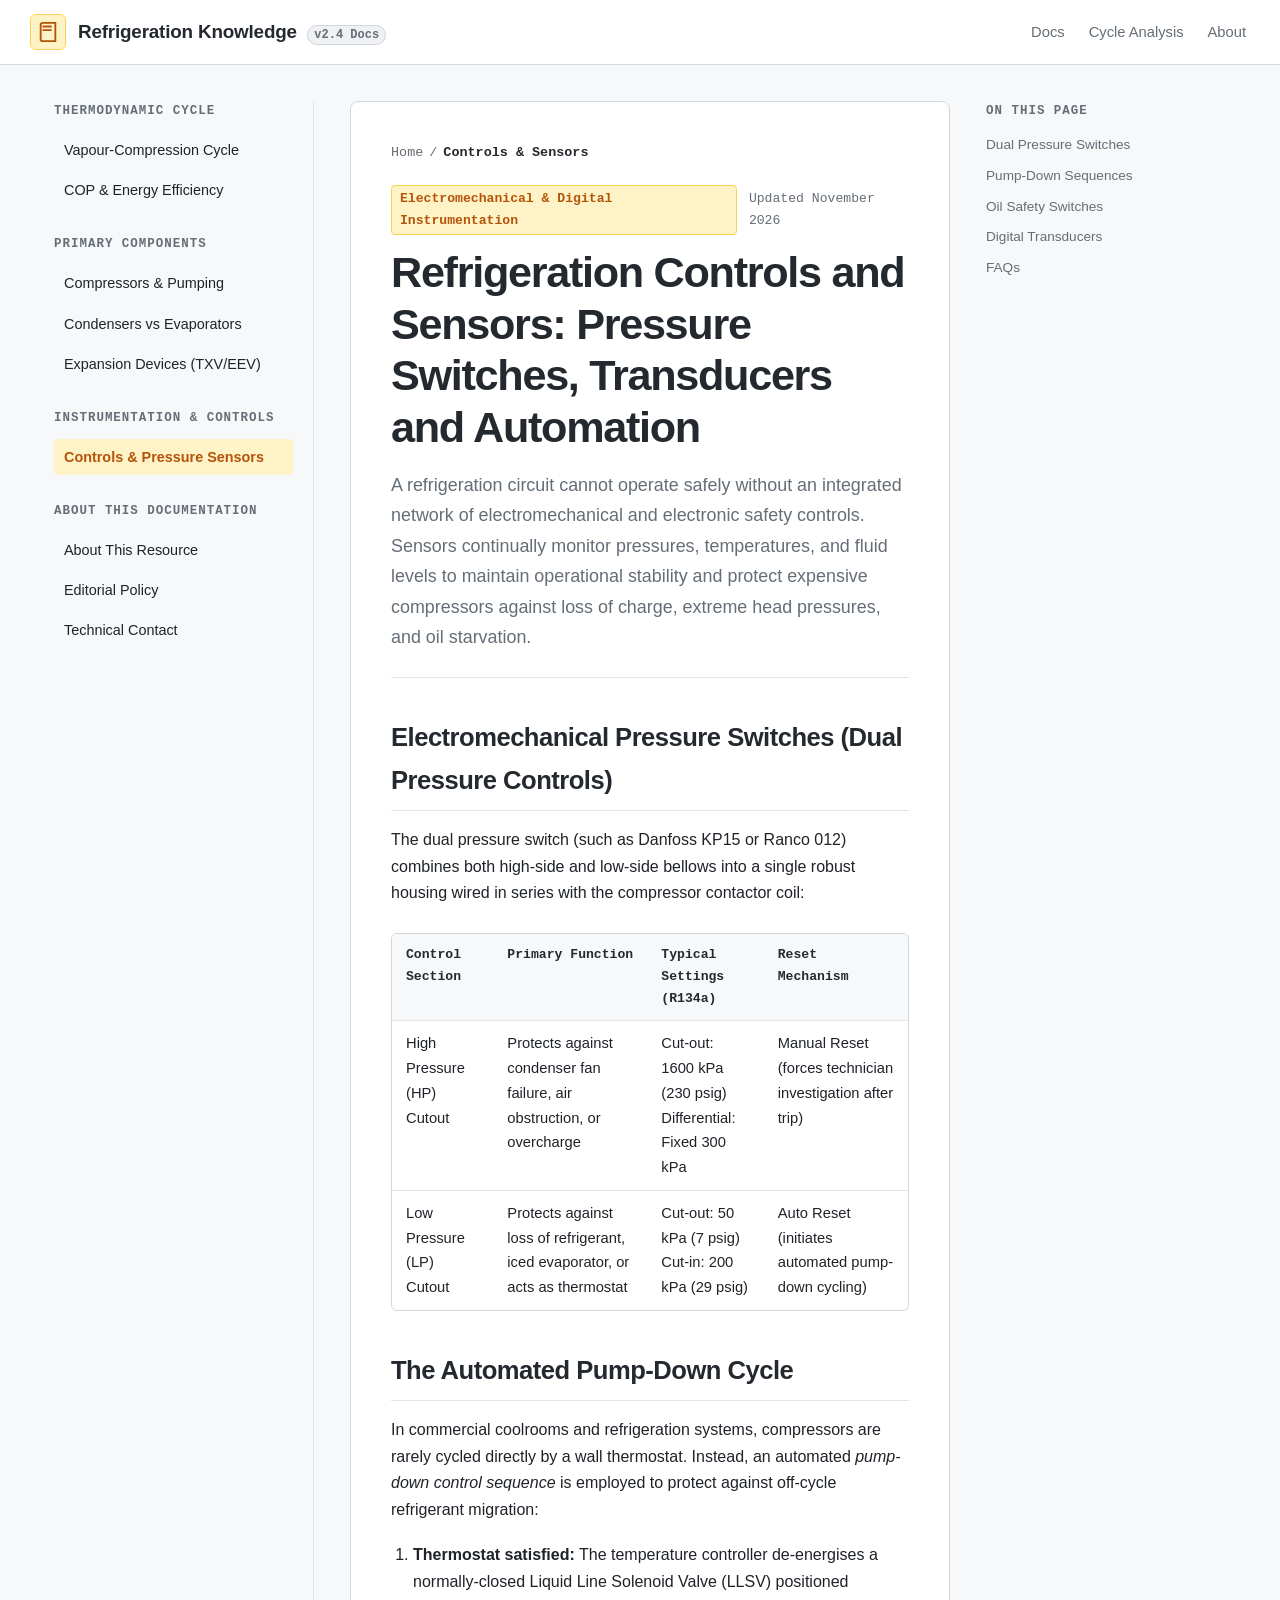
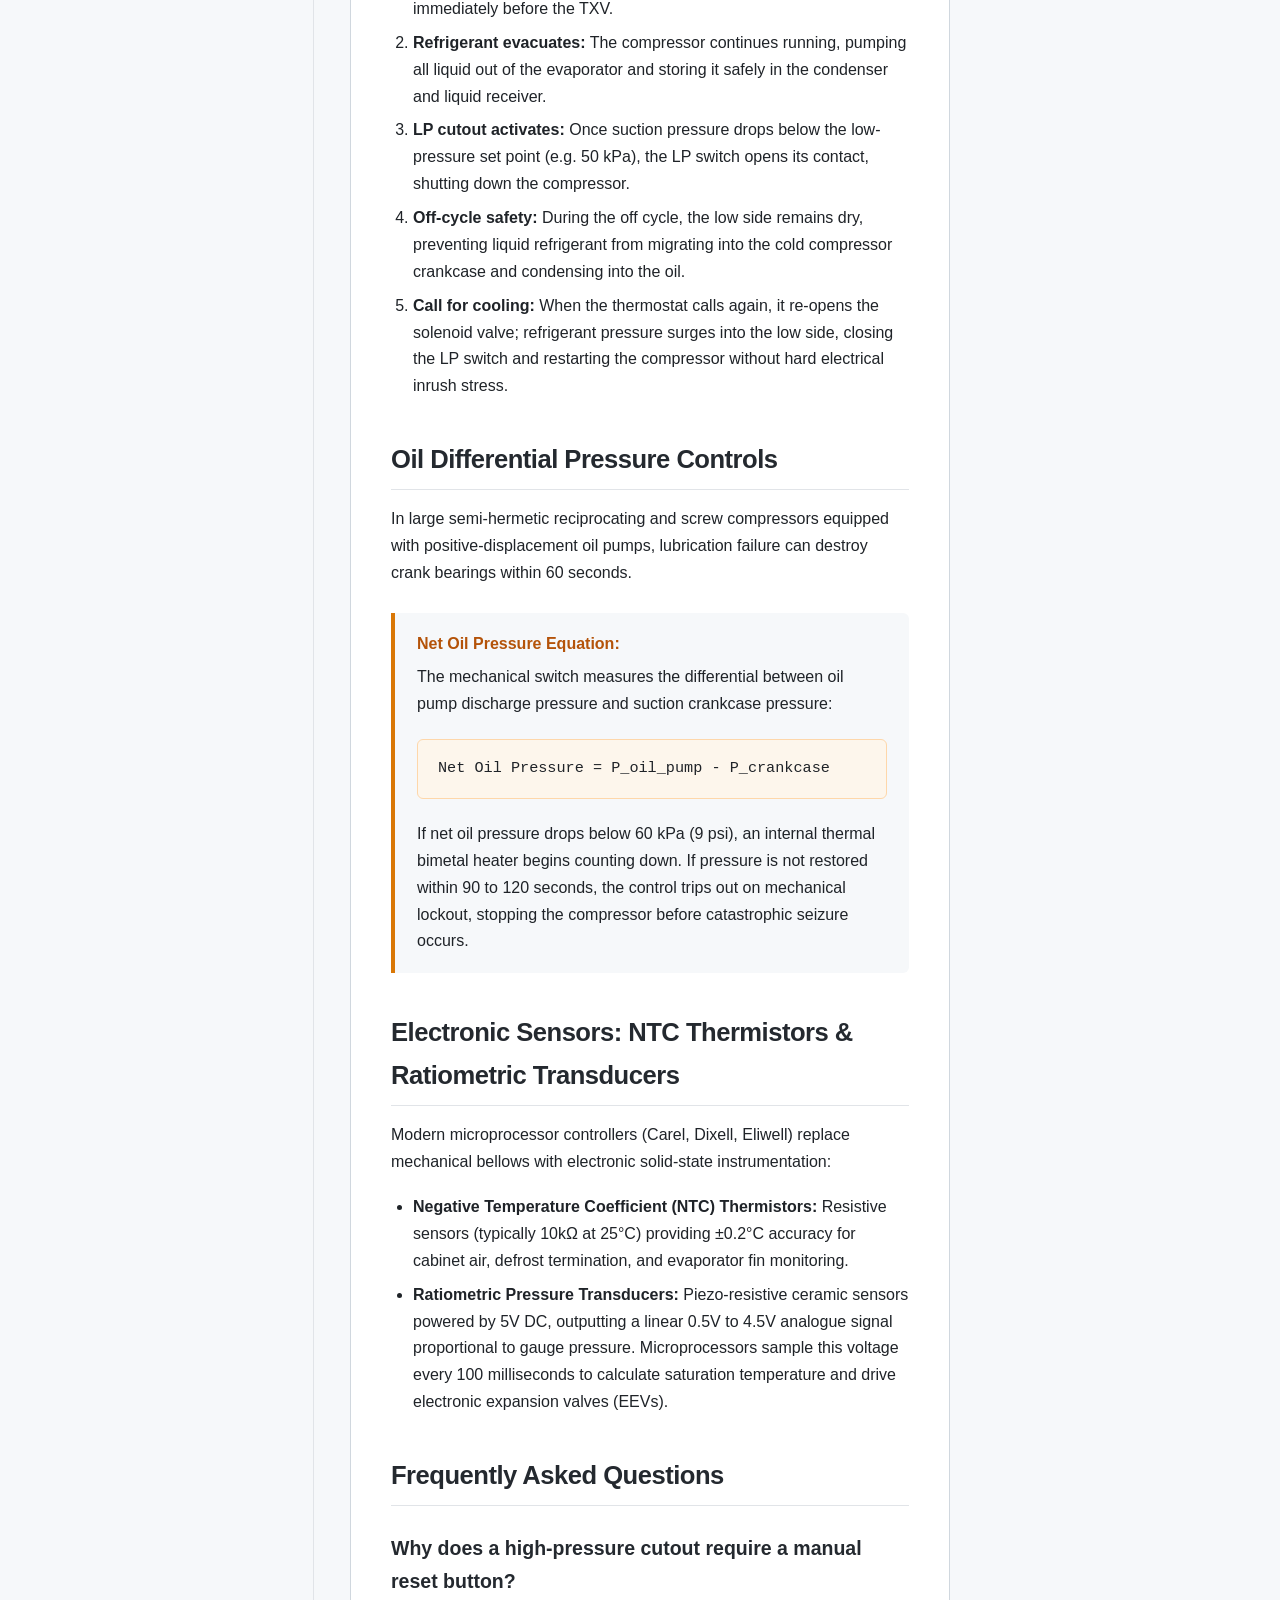
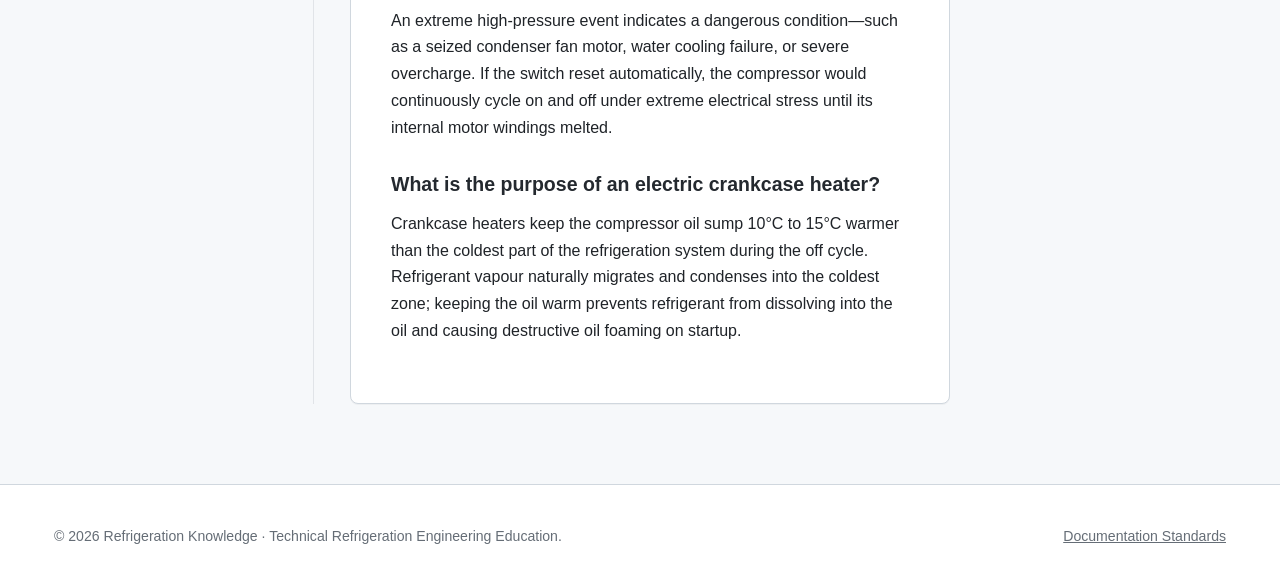
<file: refrigeration-controls-sensors.html>
<!doctype html>
<html lang="en-AU">
<head>
  <meta charset="utf-8">
  <meta name="viewport" content="width=device-width, initial-scale=1">
  <title>Refrigeration Controls & Sensors: Pressure Switches, Transducers & Automation · Refrigeration Knowledge</title>
  <meta name="description" content="Technical guide to refrigeration instrumentation. Dual pressure switches, pump-down controls, oil differential switches, NTC/PTC thermistors, and safety lockouts.">
  <link rel="canonical" href="https://refrigeration-knowledge.github.io/refrigeration-controls-sensors/">
  <meta name="robots" content="index, follow">
  <meta name="google-site-verification" content="d2XJ1FMgx_y7H5DfcTfY6zHwQ06f4dKEdD9PmR1FQhw">

  <meta property="og:type" content="article">
  <meta property="og:title" content="Refrigeration Controls & Sensors: Instrumentation & Automation Guide">
  <meta property="og:description" content="Technical engineering manual on high/low pressure switches, pump-down cycles, oil safety controls, and microprocessor sensors.">
  <meta property="og:url" content="https://refrigeration-knowledge.github.io/refrigeration-controls-sensors/">
  <meta property="og:site_name" content="Refrigeration Knowledge">
  <meta property="og:image" content="https://refrigeration-knowledge.github.io/assets/images/thermo-components.svg">

  <meta name="twitter:card" content="summary_large_image">
  <meta name="twitter:title" content="Refrigeration Instrumentation & Automation Manual">
  <meta name="twitter:description" content="Engineering analysis of pressure cutouts, transducers, and safety control loops.">
  <meta name="twitter:image" content="https://refrigeration-knowledge.github.io/assets/images/thermo-components.svg">

  <link rel="stylesheet" href="assets/css/style.css">
  <link rel="icon" type="image/svg+xml" href="favicon.svg">

  <script type="application/ld+json">
  {
    "@context": "https://schema.org",
    "@graph": [
      {
        "@type": "BreadcrumbList",
        "itemListElement": [
          { "@type": "ListItem", "position": 1, "name": "Docs Home", "item": "https://refrigeration-knowledge.github.io/" },
          { "@type": "ListItem", "position": 2, "name": "Controls & Sensors", "item": "https://refrigeration-knowledge.github.io/refrigeration-controls-sensors/" }
        ]
      },
      {
        "@type": "Article",
        "headline": "Refrigeration Controls and Sensors: Pressure Switches, Transducers and Automation",
        "description": "Technical reference manual for refrigeration system instrumentation. Covers high/low dual pressure cutouts, pump-down solenoids, electronic transducers, and oil differential protection.",
        "image": "https://refrigeration-knowledge.github.io/assets/images/thermo-components.svg",
        "inLanguage": "en-AU",
        "mainEntityOfPage": "https://refrigeration-knowledge.github.io/refrigeration-controls-sensors/",
        "publisher": {
          "@type": "Organization",
          "name": "Refrigeration Knowledge",
          "url": "https://refrigeration-knowledge.github.io/"
        }
      }
    ]
  }
  </script>
</head>
<body>
  <a href="#main" class="skip-link">Skip to main content</a>

  <header class="doc-header">
    <div class="container doc-header-inner">
      <a href="/" class="brand-link" aria-label="Refrigeration Knowledge Home">
        <div class="brand-icon">
          <svg width="22" height="22" viewBox="0 0 24 24" fill="none" stroke="currentColor" stroke-width="2"><path d="M4 19.5v-15A2.5 2.5 0 0 1 6.5 2H20v20H6.5a2.5 2.5 0 0 1-2.5-2.5Z"/><path d="M6 6h10M6 10h10"/></svg>
        </div>
        <div>
          <span class="brand-title">Refrigeration Knowledge</span>
          <span class="brand-version">v2.4 Docs</span>
        </div>
      </a>

      <button class="mobile-toggle" aria-expanded="false" aria-controls="doc-sidebar-nav" aria-label="Toggle documentation navigation">
        <svg width="22" height="22" viewBox="0 0 24 24" fill="none" stroke="currentColor" stroke-width="2"><line x1="3" y1="12" x2="21" y2="12"/><line x1="3" y1="6" x2="21" y2="6"/><line x1="3" y1="18" x2="21" y2="18"/></svg>
      </button>

      <nav class="doc-nav">
        <ul class="nav-list">
          <li><a href="/" class="nav-link">Docs</a></li>
          <li><a href="/refrigeration-cycle/" class="nav-link">Cycle Analysis</a></li>
          <li><a href="/about/" class="nav-link">About</a></li>
        </ul>
      </nav>
    </div>
  </header>

  <div class="container">
    <div class="doc-layout">
      <!-- Documentation Sidebar -->
      <aside id="doc-sidebar-nav" class="doc-sidebar" aria-label="Documentation Tree">
        <div class="sidebar-group">
          <div class="group-title">Thermodynamic Cycle</div>
          <ul class="sidebar-links">
            <li><a href="/refrigeration-cycle/" class="sidebar-link">Vapour-Compression Cycle</a></li>
            <li><a href="/refrigeration-energy-efficiency/" class="sidebar-link">COP &amp; Energy Efficiency</a></li>
          </ul>
        </div>

        <div class="sidebar-group">
          <div class="group-title">Primary Components</div>
          <ul class="sidebar-links">
            <li><a href="/refrigeration-compressor/" class="sidebar-link">Compressors &amp; Pumping</a></li>
            <li><a href="/condenser-vs-evaporator/" class="sidebar-link">Condensers vs Evaporators</a></li>
            <li><a href="/refrigeration-expansion-devices/" class="sidebar-link">Expansion Devices (TXV/EEV)</a></li>
          </ul>
        </div>

        <div class="sidebar-group">
          <div class="group-title">Instrumentation &amp; Controls</div>
          <ul class="sidebar-links">
            <li><a href="/refrigeration-controls-sensors/" class="sidebar-link active">Controls &amp; Pressure Sensors</a></li>
          </ul>
        </div>

        <div class="sidebar-group">
          <div class="group-title">About This Documentation</div>
          <ul class="sidebar-links">
            <li><a href="/about/" class="sidebar-link">About This Resource</a></li>
            <li><a href="/editorial-policy/" class="sidebar-link">Editorial Policy</a></li>
            <li><a href="/contact/" class="sidebar-link">Technical Contact</a></li>
          </ul>
        </div>
      </aside>

      <!-- Main Documentation Article -->
      <main id="main" class="doc-article">
        <nav class="breadcrumbs" aria-label="Breadcrumb">
          <a href="/">Home</a>
          <span>/</span>
          <span class="current">Controls &amp; Sensors</span>
        </nav>

        <header class="doc-article-header">
          <div class="doc-meta">
            <span class="doc-badge">Electromechanical &amp; Digital Instrumentation</span>
            <time datetime="2026-11-20">Updated November 2026</time>
          </div>
          <h1 class="doc-title">Refrigeration Controls and Sensors: Pressure Switches, Transducers and Automation</h1>
          <p class="doc-lede">
            A refrigeration circuit cannot operate safely without an integrated network of electromechanical and electronic safety controls. Sensors continually monitor pressures, temperatures, and fluid levels to maintain operational stability and protect expensive compressors against loss of charge, extreme head pressures, and oil starvation.
          </p>
        </header>

        <div class="doc-body">
          <h2 id="electromechanical-pressure-switches">Electromechanical Pressure Switches (Dual Pressure Controls)</h2>
          <p>
            The dual pressure switch (such as Danfoss KP15 or Ranco 012) combines both high-side and low-side bellows into a single robust housing wired in series with the compressor contactor coil:
          </p>
          <div class="table-responsive">
            <table>
              <thead>
                <tr>
                  <th scope="col">Control Section</th>
                  <th scope="col">Primary Function</th>
                  <th scope="col">Typical Settings (R134a)</th>
                  <th scope="col">Reset Mechanism</th>
                </tr>
              </thead>
              <tbody>
                <tr>
                  <td>High Pressure (HP) Cutout</td>
                  <td>Protects against condenser fan failure, air obstruction, or overcharge</td>
                  <td>Cut-out: 1600 kPa (230 psig)<br>Differential: Fixed 300 kPa</td>
                  <td>Manual Reset (forces technician investigation after trip)</td>
                </tr>
                <tr>
                  <td>Low Pressure (LP) Cutout</td>
                  <td>Protects against loss of refrigerant, iced evaporator, or acts as thermostat</td>
                  <td>Cut-out: 50 kPa (7 psig)<br>Cut-in: 200 kPa (29 psig)</td>
                  <td>Auto Reset (initiates automated pump-down cycling)</td>
                </tr>
              </tbody>
            </table>
          </div>

          <h2 id="the-automated-pump-down-cycle">The Automated Pump-Down Cycle</h2>
          <p>
            In commercial coolrooms and refrigeration systems, compressors are rarely cycled directly by a wall thermostat. Instead, an automated <em>pump-down control sequence</em> is employed to protect against off-cycle refrigerant migration:
          </p>
          <ol>
            <li><strong>Thermostat satisfied:</strong> The temperature controller de-energises a normally-closed Liquid Line Solenoid Valve (LLSV) positioned immediately before the TXV.</li>
            <li><strong>Refrigerant evacuates:</strong> The compressor continues running, pumping all liquid out of the evaporator and storing it safely in the condenser and liquid receiver.</li>
            <li><strong>LP cutout activates:</strong> Once suction pressure drops below the low-pressure set point (e.g. 50 kPa), the LP switch opens its contact, shutting down the compressor.</li>
            <li><strong>Off-cycle safety:</strong> During the off cycle, the low side remains dry, preventing liquid refrigerant from migrating into the cold compressor crankcase and condensing into the oil.</li>
            <li><strong>Call for cooling:</strong> When the thermostat calls again, it re-opens the solenoid valve; refrigerant pressure surges into the low side, closing the LP switch and restarting the compressor without hard electrical inrush stress.</li>
          </ol>

          <h2 id="oil-differential-pressure-switches">Oil Differential Pressure Controls</h2>
          <p>
            In large semi-hermetic reciprocating and screw compressors equipped with positive-displacement oil pumps, lubrication failure can destroy crank bearings within 60 seconds.
          </p>
          <div class="callout-definition">
            <strong>Net Oil Pressure Equation:</strong>
            The mechanical switch measures the differential between oil pump discharge pressure and suction crankcase pressure:
            <div class="callout-formula">Net Oil Pressure = P_oil_pump - P_crankcase</div>
            If net oil pressure drops below 60 kPa (9 psi), an internal thermal bimetal heater begins counting down. If pressure is not restored within 90 to 120 seconds, the control trips out on mechanical lockout, stopping the compressor before catastrophic seizure occurs.
          </div>

          <h2 id="electronic-sensors-and-transducers">Electronic Sensors: NTC Thermistors &amp; Ratiometric Transducers</h2>
          <p>
            Modern microprocessor controllers (Carel, Dixell, Eliwell) replace mechanical bellows with electronic solid-state instrumentation:
          </p>
          <ul>
            <li><strong>Negative Temperature Coefficient (NTC) Thermistors:</strong> Resistive sensors (typically 10k&Omega; at 25°C) providing &plusmn;0.2°C accuracy for cabinet air, defrost termination, and evaporator fin monitoring.</li>
            <li><strong>Ratiometric Pressure Transducers:</strong> Piezo-resistive ceramic sensors powered by 5V DC, outputting a linear 0.5V to 4.5V analogue signal proportional to gauge pressure. Microprocessors sample this voltage every 100 milliseconds to calculate saturation temperature and drive electronic expansion valves (EEVs).</li>
          </ul>


          <h2 id="frequently-asked-questions">Frequently Asked Questions</h2>
          <h3>Why does a high-pressure cutout require a manual reset button?</h3>
          <p>
            An extreme high-pressure event indicates a dangerous condition—such as a seized condenser fan motor, water cooling failure, or severe overcharge. If the switch reset automatically, the compressor would continuously cycle on and off under extreme electrical stress until its internal motor windings melted.
          </p>

          <h3>What is the purpose of an electric crankcase heater?</h3>
          <p>
            Crankcase heaters keep the compressor oil sump 10°C to 15°C warmer than the coldest part of the refrigeration system during the off cycle. Refrigerant vapour naturally migrates and condenses into the coldest zone; keeping the oil warm prevents refrigerant from dissolving into the oil and causing destructive oil foaming on startup.
          </p>
        </div>
      </main>

      <!-- In-Page TOC (Right Sidebar) -->
      <aside class="doc-toc" aria-label="On this page">
        <div class="toc-title">On This Page</div>
        <ul class="toc-list">
          <li><a href="#electromechanical-pressure-switches">Dual Pressure Switches</a></li>
          <li><a href="#the-automated-pump-down-cycle">Pump-Down Sequences</a></li>
          <li><a href="#oil-differential-pressure-switches">Oil Safety Switches</a></li>
          <li><a href="#electronic-sensors-and-transducers">Digital Transducers</a></li>
          <li><a href="#frequently-asked-questions">FAQs</a></li>
        </ul>
      </aside>
    </div>
  </div>

  <footer class="doc-footer">
    <div class="container footer-inner">
      <p>&copy; 2026 Refrigeration Knowledge · Technical Refrigeration Engineering Education.</p>
      <a href="/editorial-policy/" style="color:var(--text-muted); text-decoration:underline;">Documentation Standards</a>
    </div>
  </footer>

  <script src="assets/js/main.js" defer></script>
</body>
</html>
</file>
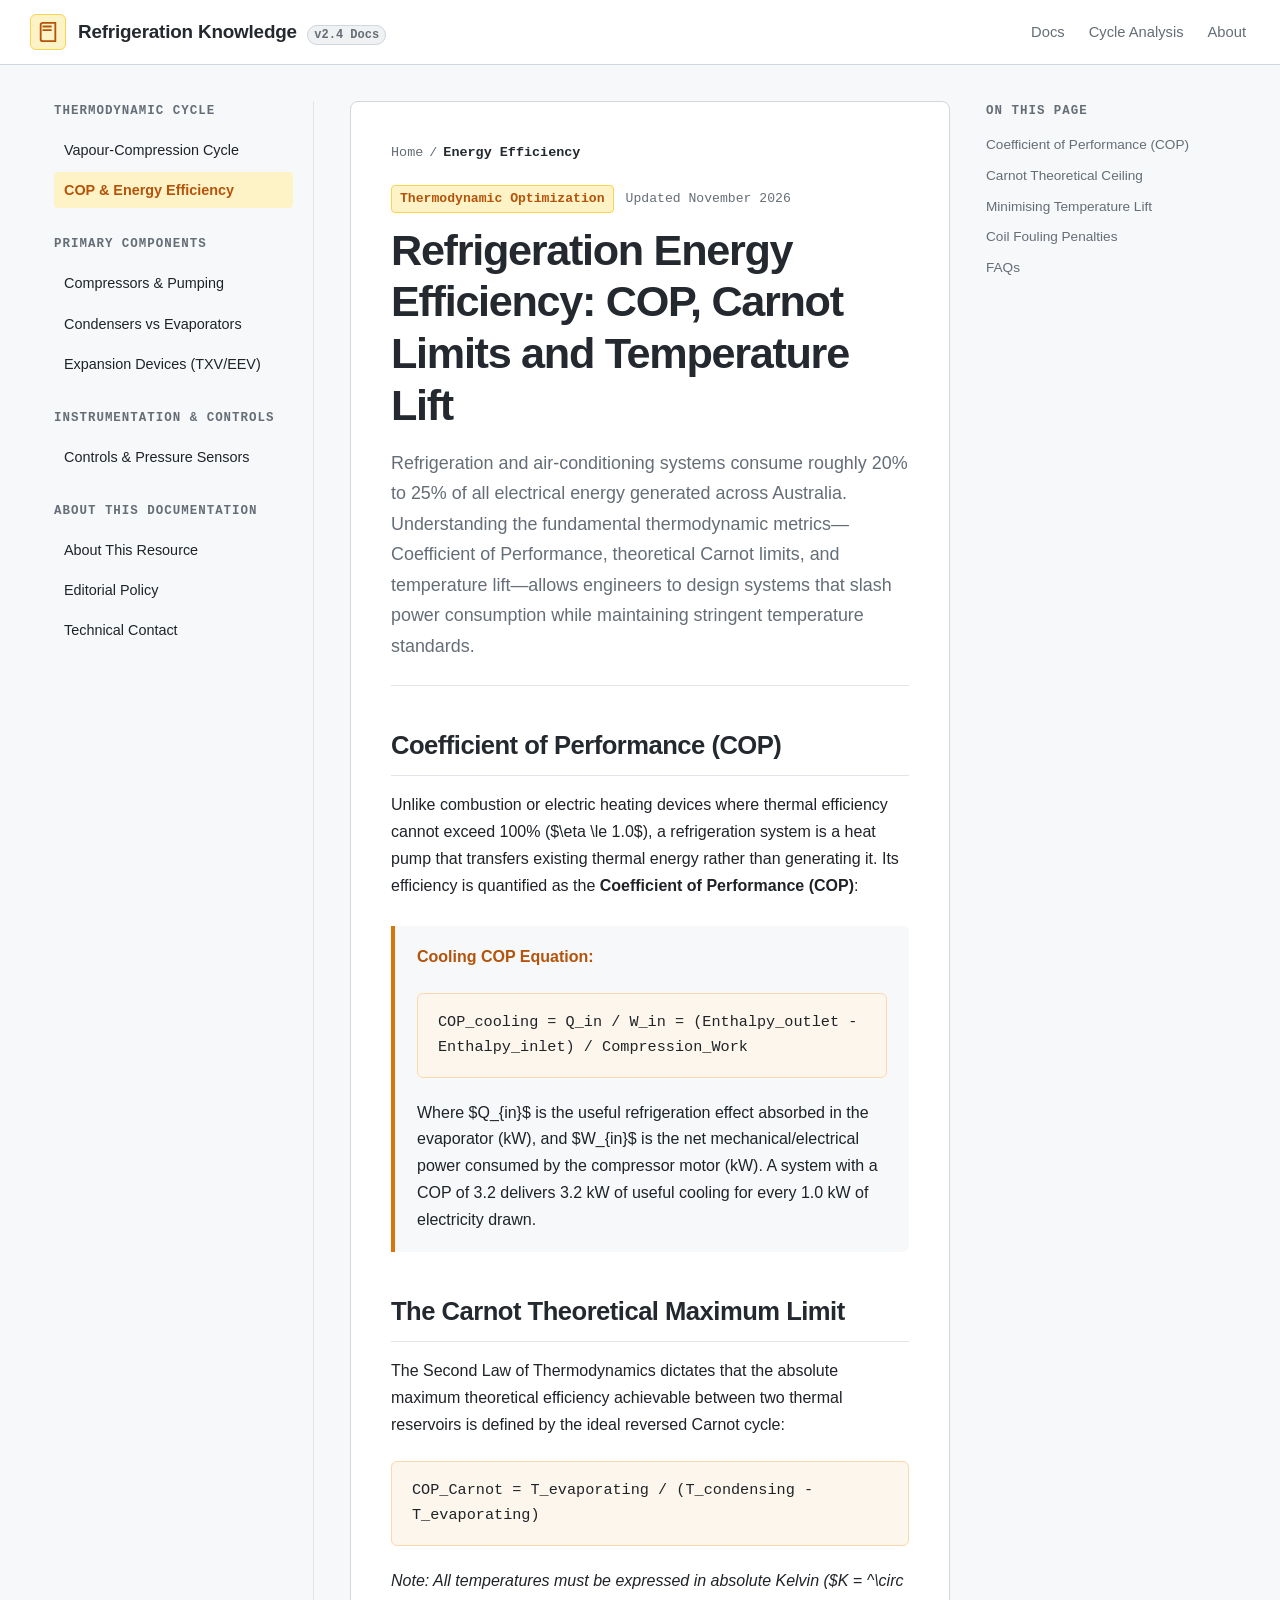
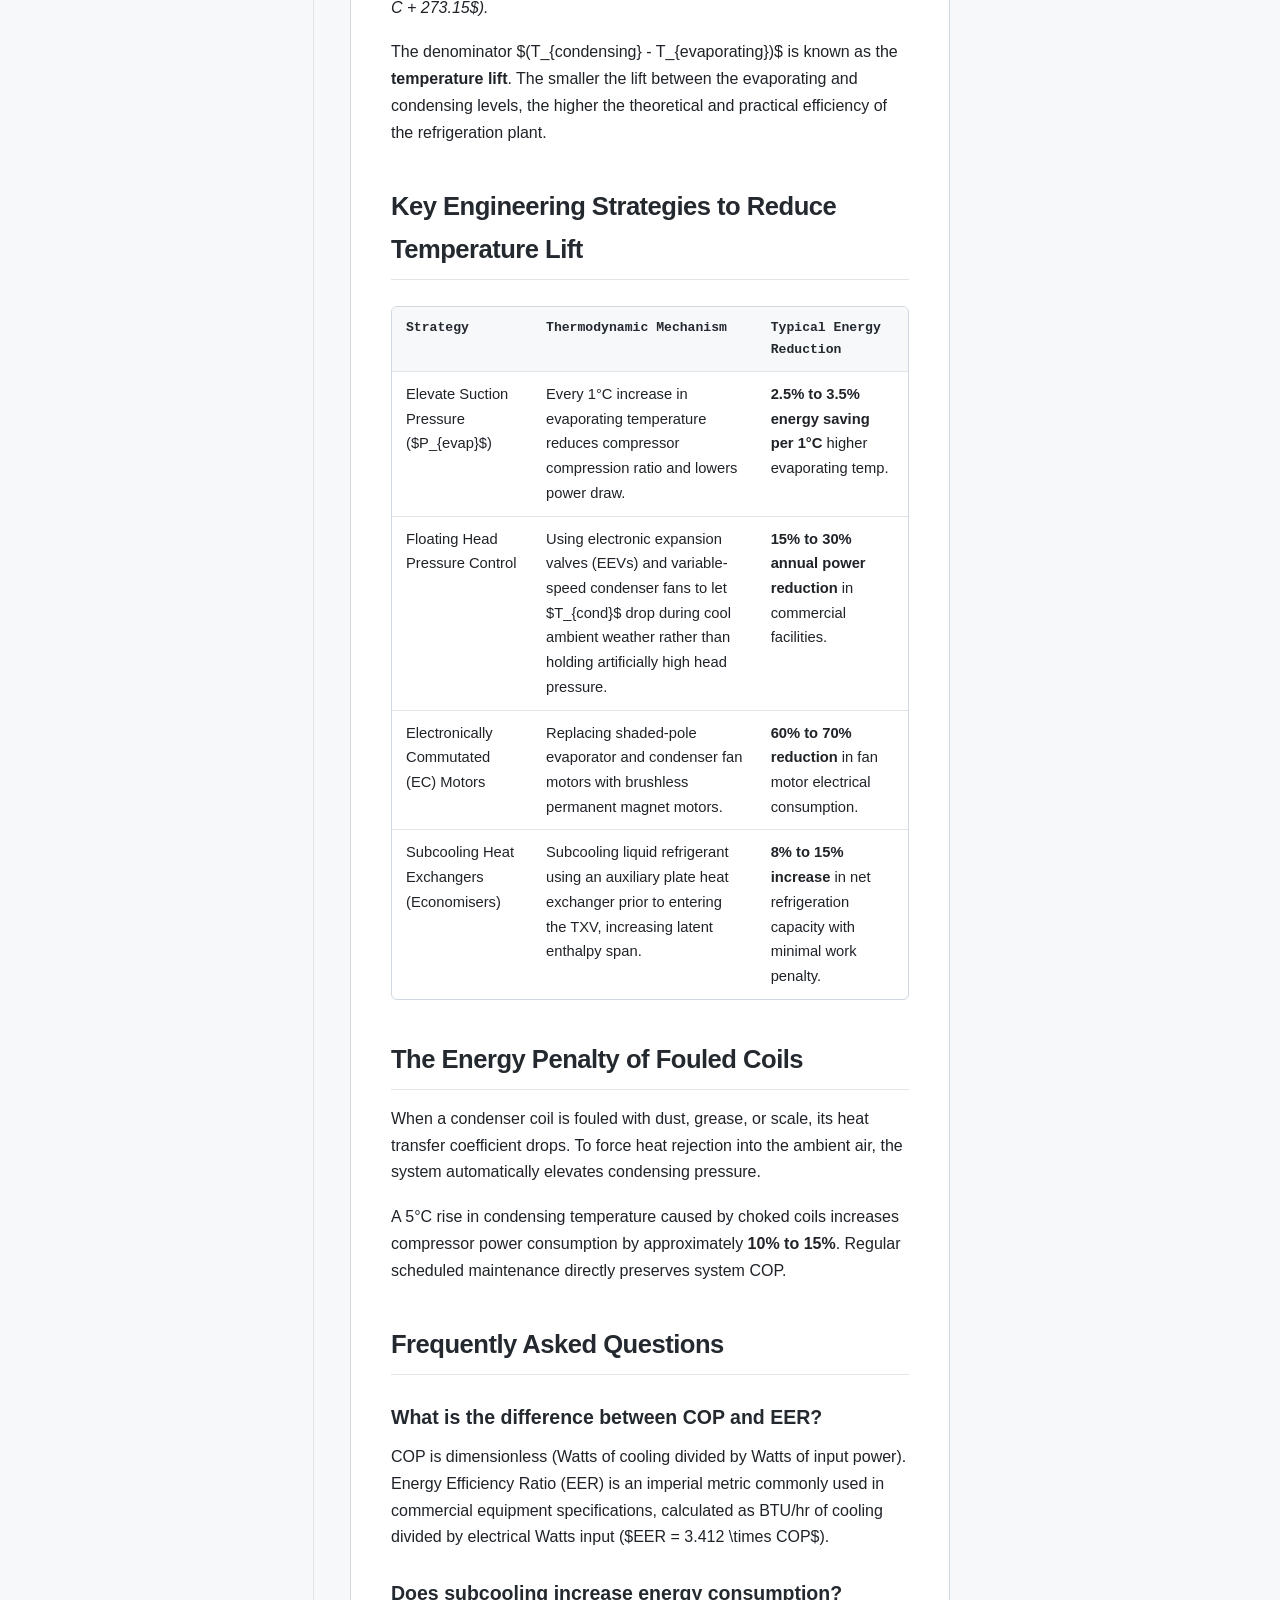
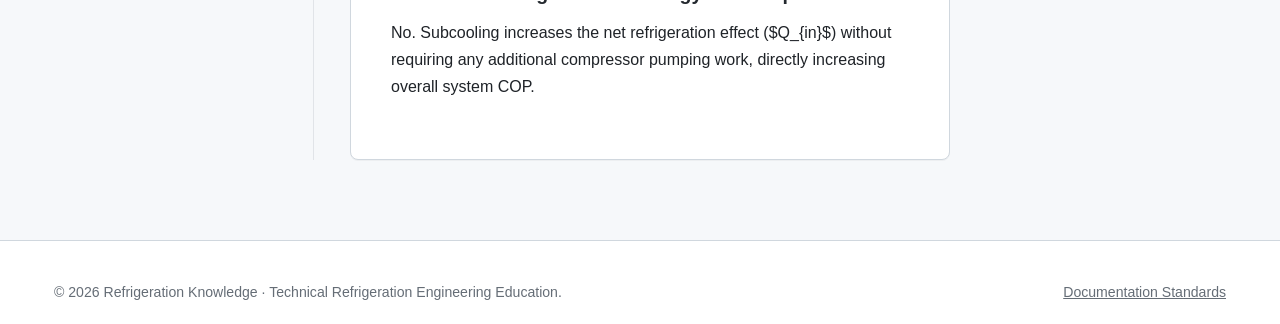
<file: refrigeration-energy-efficiency.html>
<!doctype html>
<html lang="en-AU">
<head>
  <meta charset="utf-8">
  <meta name="viewport" content="width=device-width, initial-scale=1">
  <title>Refrigeration Energy Efficiency: COP, Carnot Limits & Temperature Lift · Refrigeration Knowledge</title>
  <meta name="description" content="Engineering analysis of refrigeration thermodynamic efficiency. Coefficient of Performance (COP), Carnot efficiency limits, temperature lift reduction, and EC fan motors.">
  <link rel="canonical" href="https://refrigeration-knowledge.github.io/refrigeration-energy-efficiency/">
  <meta name="robots" content="index, follow">
  <meta name="google-site-verification" content="d2XJ1FMgx_y7H5DfcTfY6zHwQ06f4dKEdD9PmR1FQhw">

  <meta property="og:type" content="article">
  <meta property="og:title" content="Refrigeration Energy Efficiency: COP, Carnot Limits & System Optimization">
  <meta property="og:description" content="Mathematical modeling of refrigeration COP, EER, temperature lift minimization, and variable-speed compressor efficiency.">
  <meta property="og:url" content="https://refrigeration-knowledge.github.io/refrigeration-energy-efficiency/">
  <meta property="og:site_name" content="Refrigeration Knowledge">
  <meta property="og:image" content="https://refrigeration-knowledge.github.io/assets/images/ph-diagram-cycle.svg">

  <meta name="twitter:card" content="summary_large_image">
  <meta name="twitter:title" content="Refrigeration Energy Efficiency Engineering Manual">
  <meta name="twitter:description" content="Thermodynamic optimization of vapour-compression refrigeration systems.">
  <meta name="twitter:image" content="https://refrigeration-knowledge.github.io/assets/images/ph-diagram-cycle.svg">

  <link rel="stylesheet" href="assets/css/style.css">
  <link rel="icon" type="image/svg+xml" href="favicon.svg">

  <script type="application/ld+json">
  {
    "@context": "https://schema.org",
    "@graph": [
      {
        "@type": "BreadcrumbList",
        "itemListElement": [
          { "@type": "ListItem", "position": 1, "name": "Docs Home", "item": "https://refrigeration-knowledge.github.io/" },
          { "@type": "ListItem", "position": 2, "name": "Energy Efficiency", "item": "https://refrigeration-knowledge.github.io/refrigeration-energy-efficiency/" }
        ]
      },
      {
        "@type": "Article",
        "headline": "Refrigeration Energy Efficiency: COP, Carnot Limits and Temperature Lift",
        "description": "Technical analysis of refrigeration efficiency metrics. Coefficient of Performance, thermodynamic Carnot ceiling, suction pressure elevation, and floating head control.",
        "image": "https://refrigeration-knowledge.github.io/assets/images/ph-diagram-cycle.svg",
        "inLanguage": "en-AU",
        "mainEntityOfPage": "https://refrigeration-knowledge.github.io/refrigeration-energy-efficiency/",
        "publisher": {
          "@type": "Organization",
          "name": "Refrigeration Knowledge",
          "url": "https://refrigeration-knowledge.github.io/"
        }
      }
    ]
  }
  </script>
</head>
<body>
  <a href="#main" class="skip-link">Skip to main content</a>

  <header class="doc-header">
    <div class="container doc-header-inner">
      <a href="/" class="brand-link" aria-label="Refrigeration Knowledge Home">
        <div class="brand-icon">
          <svg width="22" height="22" viewBox="0 0 24 24" fill="none" stroke="currentColor" stroke-width="2"><path d="M4 19.5v-15A2.5 2.5 0 0 1 6.5 2H20v20H6.5a2.5 2.5 0 0 1-2.5-2.5Z"/><path d="M6 6h10M6 10h10"/></svg>
        </div>
        <div>
          <span class="brand-title">Refrigeration Knowledge</span>
          <span class="brand-version">v2.4 Docs</span>
        </div>
      </a>

      <button class="mobile-toggle" aria-expanded="false" aria-controls="doc-sidebar-nav" aria-label="Toggle documentation navigation">
        <svg width="22" height="22" viewBox="0 0 24 24" fill="none" stroke="currentColor" stroke-width="2"><line x1="3" y1="12" x2="21" y2="12"/><line x1="3" y1="6" x2="21" y2="6"/><line x1="3" y1="18" x2="21" y2="18"/></svg>
      </button>

      <nav class="doc-nav">
        <ul class="nav-list">
          <li><a href="/" class="nav-link">Docs</a></li>
          <li><a href="/refrigeration-cycle/" class="nav-link">Cycle Analysis</a></li>
          <li><a href="/about/" class="nav-link">About</a></li>
        </ul>
      </nav>
    </div>
  </header>

  <div class="container">
    <div class="doc-layout">
      <!-- Documentation Sidebar -->
      <aside id="doc-sidebar-nav" class="doc-sidebar" aria-label="Documentation Tree">
        <div class="sidebar-group">
          <div class="group-title">Thermodynamic Cycle</div>
          <ul class="sidebar-links">
            <li><a href="/refrigeration-cycle/" class="sidebar-link">Vapour-Compression Cycle</a></li>
            <li><a href="/refrigeration-energy-efficiency/" class="sidebar-link active">COP &amp; Energy Efficiency</a></li>
          </ul>
        </div>

        <div class="sidebar-group">
          <div class="group-title">Primary Components</div>
          <ul class="sidebar-links">
            <li><a href="/refrigeration-compressor/" class="sidebar-link">Compressors &amp; Pumping</a></li>
            <li><a href="/condenser-vs-evaporator/" class="sidebar-link">Condensers vs Evaporators</a></li>
            <li><a href="/refrigeration-expansion-devices/" class="sidebar-link">Expansion Devices (TXV/EEV)</a></li>
          </ul>
        </div>

        <div class="sidebar-group">
          <div class="group-title">Instrumentation &amp; Controls</div>
          <ul class="sidebar-links">
            <li><a href="/refrigeration-controls-sensors/" class="sidebar-link">Controls &amp; Pressure Sensors</a></li>
          </ul>
        </div>

        <div class="sidebar-group">
          <div class="group-title">About This Documentation</div>
          <ul class="sidebar-links">
            <li><a href="/about/" class="sidebar-link">About This Resource</a></li>
            <li><a href="/editorial-policy/" class="sidebar-link">Editorial Policy</a></li>
            <li><a href="/contact/" class="sidebar-link">Technical Contact</a></li>
          </ul>
        </div>
      </aside>

      <!-- Main Documentation Article -->
      <main id="main" class="doc-article">
        <nav class="breadcrumbs" aria-label="Breadcrumb">
          <a href="/">Home</a>
          <span>/</span>
          <span class="current">Energy Efficiency</span>
        </nav>

        <header class="doc-article-header">
          <div class="doc-meta">
            <span class="doc-badge">Thermodynamic Optimization</span>
            <time datetime="2026-11-20">Updated November 2026</time>
          </div>
          <h1 class="doc-title">Refrigeration Energy Efficiency: COP, Carnot Limits and Temperature Lift</h1>
          <p class="doc-lede">
            Refrigeration and air-conditioning systems consume roughly 20% to 25% of all electrical energy generated across Australia. Understanding the fundamental thermodynamic metrics—Coefficient of Performance, theoretical Carnot limits, and temperature lift—allows engineers to design systems that slash power consumption while maintaining stringent temperature standards.
          </p>
        </header>

        <div class="doc-body">
          <h2 id="coefficient-of-performance">Coefficient of Performance (COP)</h2>
          <p>
            Unlike combustion or electric heating devices where thermal efficiency cannot exceed 100% ($\eta \le 1.0$), a refrigeration system is a heat pump that transfers existing thermal energy rather than generating it. Its efficiency is quantified as the <strong>Coefficient of Performance (COP)</strong>:
          </p>
          <div class="callout-definition">
            <strong>Cooling COP Equation:</strong>
            <div class="callout-formula">COP_cooling = Q_in / W_in = (Enthalpy_outlet - Enthalpy_inlet) / Compression_Work</div>
            Where $Q_{in}$ is the useful refrigeration effect absorbed in the evaporator (kW), and $W_{in}$ is the net mechanical/electrical power consumed by the compressor motor (kW). A system with a COP of 3.2 delivers 3.2 kW of useful cooling for every 1.0 kW of electricity drawn.
          </div>

          <h2 id="carnot-theoretical-ceiling">The Carnot Theoretical Maximum Limit</h2>
          <p>
            The Second Law of Thermodynamics dictates that the absolute maximum theoretical efficiency achievable between two thermal reservoirs is defined by the ideal reversed Carnot cycle:
          </p>
          <div class="callout-formula">COP_Carnot = T_evaporating / (T_condensing - T_evaporating)</div>
          <p>
            <em>Note: All temperatures must be expressed in absolute Kelvin ($K = ^\circ C + 273.15$).</em>
          </p>
          <p>
            The denominator $(T_{condensing} - T_{evaporating})$ is known as the <strong>temperature lift</strong>. The smaller the lift between the evaporating and condensing levels, the higher the theoretical and practical efficiency of the refrigeration plant.
          </p>

          <h2 id="engineering-methods-to-minimise-temperature-lift">Key Engineering Strategies to Reduce Temperature Lift</h2>
          <div class="table-responsive">
            <table>
              <thead>
                <tr>
                  <th scope="col">Strategy</th>
                  <th scope="col">Thermodynamic Mechanism</th>
                  <th scope="col">Typical Energy Reduction</th>
                </tr>
              </thead>
              <tbody>
                <tr>
                  <td>Elevate Suction Pressure ($P_{evap}$)</td>
                  <td>Every 1°C increase in evaporating temperature reduces compressor compression ratio and lowers power draw.</td>
                  <td><strong>2.5% to 3.5% energy saving per 1°C</strong> higher evaporating temp.</td>
                </tr>
                <tr>
                  <td>Floating Head Pressure Control</td>
                  <td>Using electronic expansion valves (EEVs) and variable-speed condenser fans to let $T_{cond}$ drop during cool ambient weather rather than holding artificially high head pressure.</td>
                  <td><strong>15% to 30% annual power reduction</strong> in commercial facilities.</td>
                </tr>
                <tr>
                  <td>Electronically Commutated (EC) Motors</td>
                  <td>Replacing shaded-pole evaporator and condenser fan motors with brushless permanent magnet motors.</td>
                  <td><strong>60% to 70% reduction</strong> in fan motor electrical consumption.</td>
                </tr>
                <tr>
                  <td>Subcooling Heat Exchangers (Economisers)</td>
                  <td>Subcooling liquid refrigerant using an auxiliary plate heat exchanger prior to entering the TXV, increasing latent enthalpy span.</td>
                  <td><strong>8% to 15% increase</strong> in net refrigeration capacity with minimal work penalty.</td>
                </tr>
              </tbody>
            </table>
          </div>

          <h2 id="the-penalty-of-fouled-surfaces">The Energy Penalty of Fouled Coils</h2>
          <p>
            When a condenser coil is fouled with dust, grease, or scale, its heat transfer coefficient drops. To force heat rejection into the ambient air, the system automatically elevates condensing pressure.
          </p>
          <p>
            A 5°C rise in condensing temperature caused by choked coils increases compressor power consumption by approximately <strong>10% to 15%</strong>. Regular scheduled maintenance directly preserves system COP.
          </p>


          <h2 id="frequently-asked-questions">Frequently Asked Questions</h2>
          <h3>What is the difference between COP and EER?</h3>
          <p>
            COP is dimensionless (Watts of cooling divided by Watts of input power). Energy Efficiency Ratio (EER) is an imperial metric commonly used in commercial equipment specifications, calculated as BTU/hr of cooling divided by electrical Watts input ($EER = 3.412 \times COP$).
          </p>

          <h3>Does subcooling increase energy consumption?</h3>
          <p>
            No. Subcooling increases the net refrigeration effect ($Q_{in}$) without requiring any additional compressor pumping work, directly increasing overall system COP.
          </p>
        </div>
      </main>

      <!-- In-Page TOC (Right Sidebar) -->
      <aside class="doc-toc" aria-label="On this page">
        <div class="toc-title">On This Page</div>
        <ul class="toc-list">
          <li><a href="#coefficient-of-performance">Coefficient of Performance (COP)</a></li>
          <li><a href="#carnot-theoretical-ceiling">Carnot Theoretical Ceiling</a></li>
          <li><a href="#engineering-methods-to-minimise-temperature-lift">Minimising Temperature Lift</a></li>
          <li><a href="#the-penalty-of-fouled-surfaces">Coil Fouling Penalties</a></li>
          <li><a href="#frequently-asked-questions">FAQs</a></li>
        </ul>
      </aside>
    </div>
  </div>

  <footer class="doc-footer">
    <div class="container footer-inner">
      <p>&copy; 2026 Refrigeration Knowledge · Technical Refrigeration Engineering Education.</p>
      <a href="/editorial-policy/" style="color:var(--text-muted); text-decoration:underline;">Documentation Standards</a>
    </div>
  </footer>

  <script src="assets/js/main.js" defer></script>
</body>
</html>
</file>
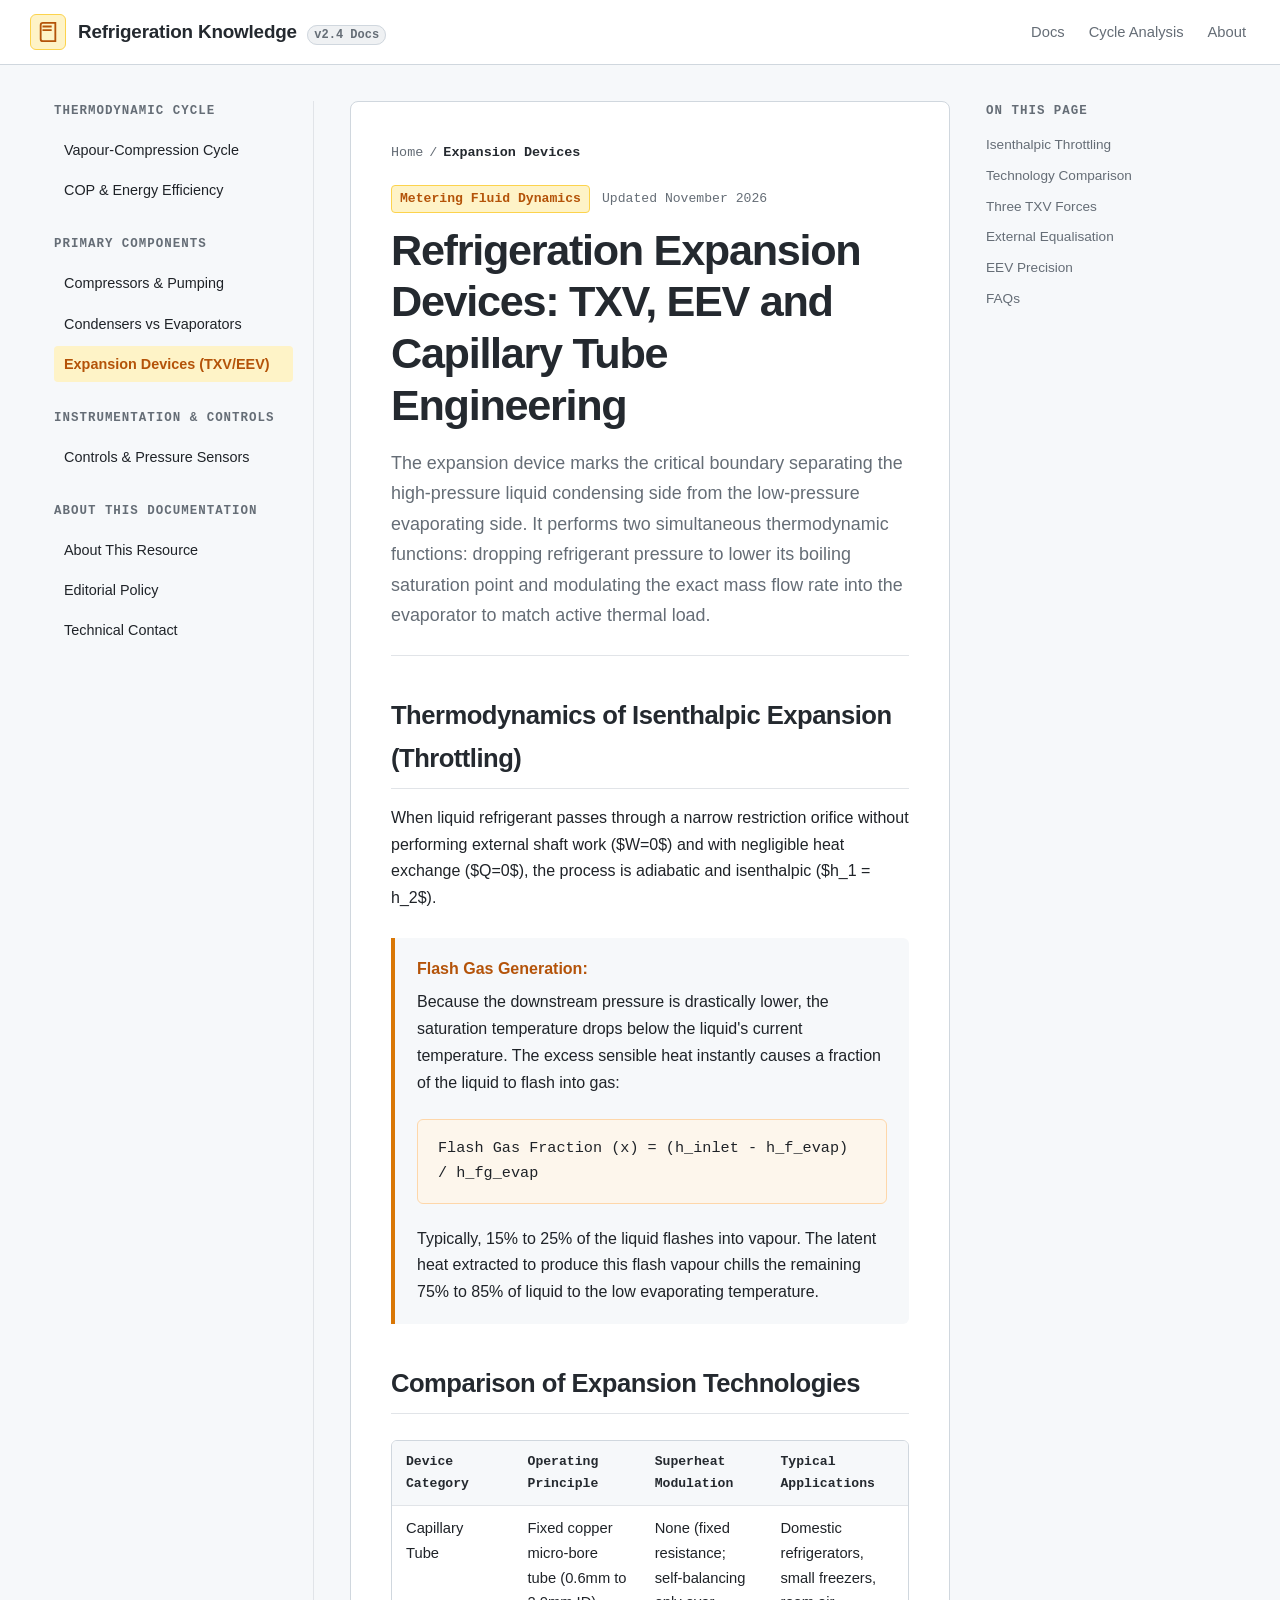
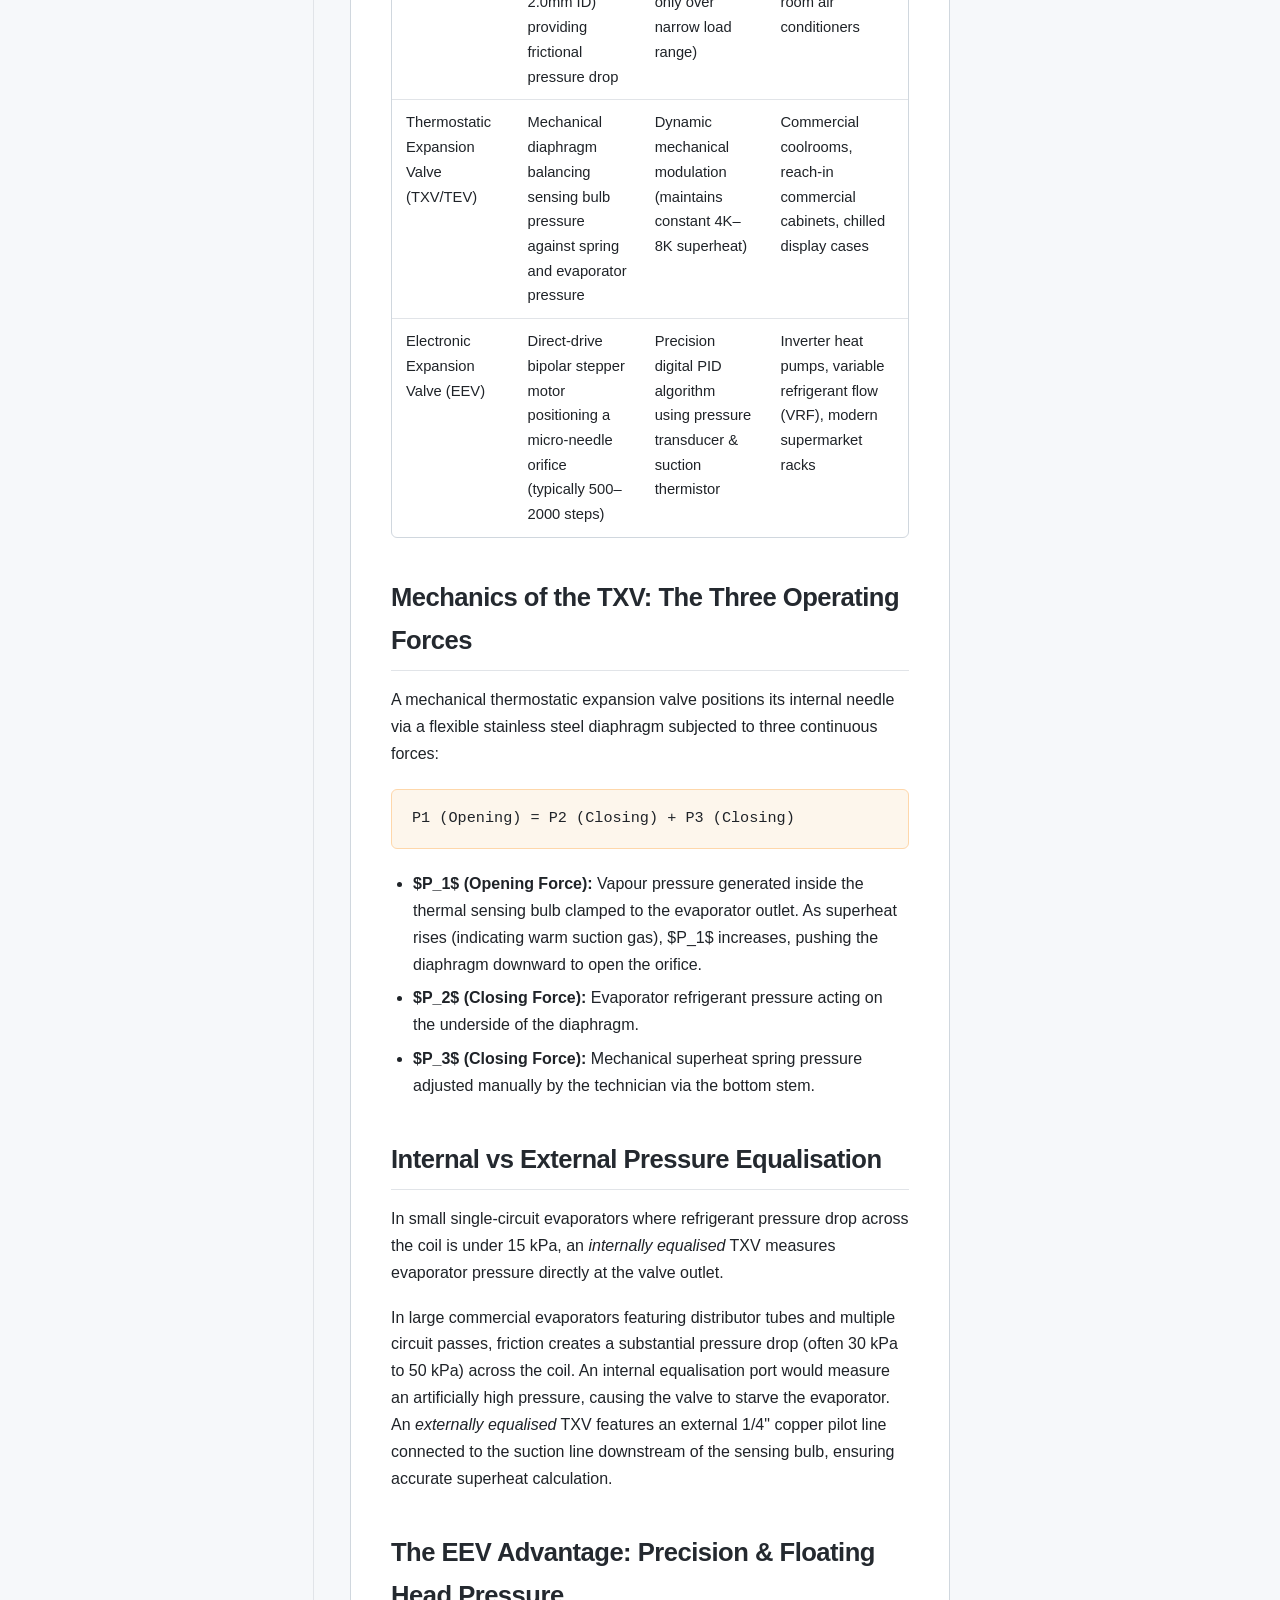
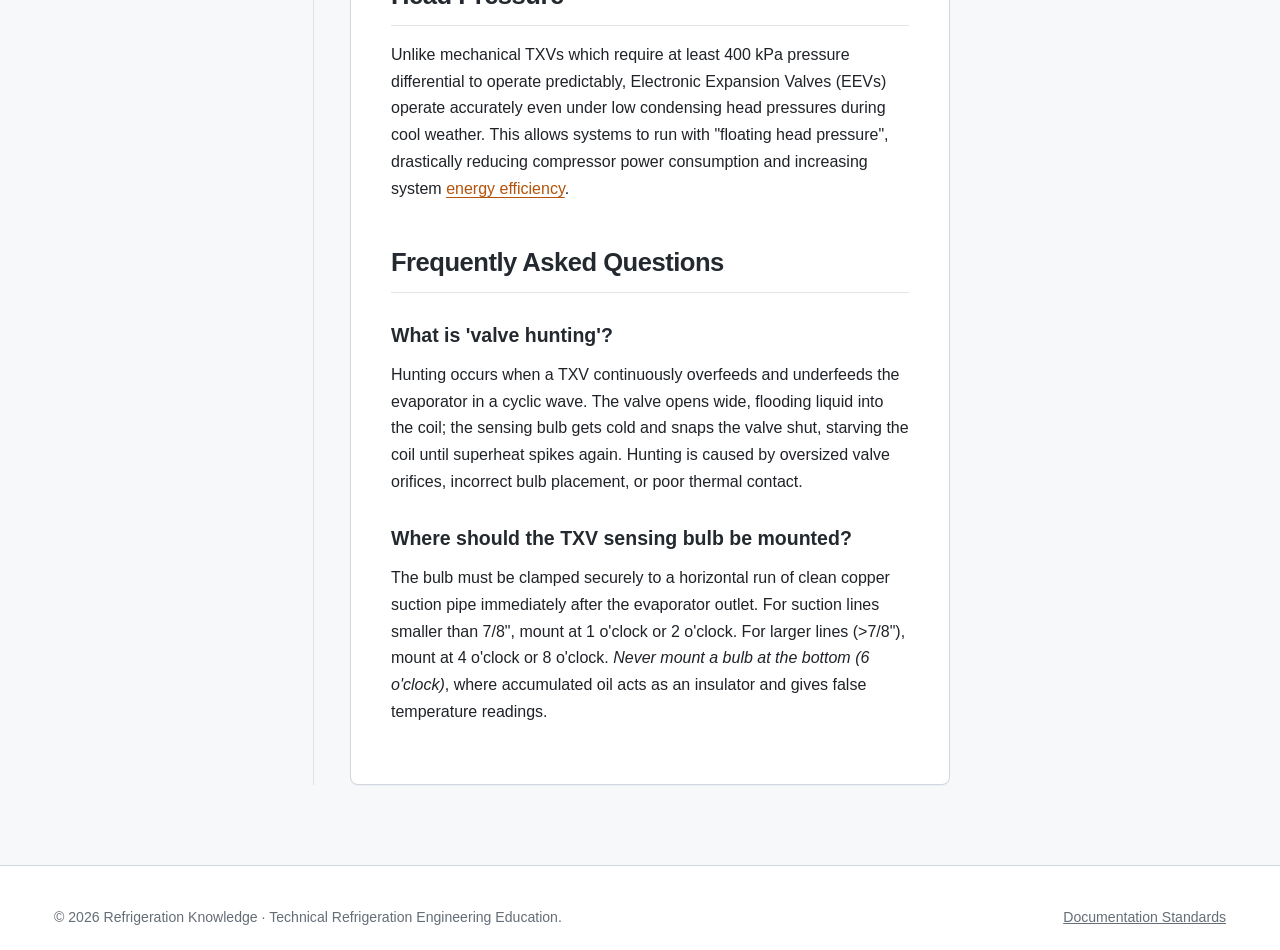
<file: refrigeration-expansion-devices.html>
<!doctype html>
<html lang="en-AU">
<head>
  <meta charset="utf-8">
  <meta name="viewport" content="width=device-width, initial-scale=1">
  <title>Refrigeration Expansion Devices: TXV, EEV & Capillary Tubes · Refrigeration Knowledge</title>
  <meta name="description" content="Technical engineering guide to refrigeration metering devices. Thermostatic expansion valves (TXV), electronic expansion valves (EEV), capillary tubes, and isenthalpic expansion.">
  <link rel="canonical" href="https://refrigeration-knowledge.github.io/refrigeration-expansion-devices/">
  <meta name="robots" content="index, follow">
  <meta name="google-site-verification" content="d2XJ1FMgx_y7H5DfcTfY6zHwQ06f4dKEdD9PmR1FQhw">

  <meta property="og:type" content="article">
  <meta property="og:title" content="Refrigeration Expansion Devices: TXV, EEV & Capillary Tubes">
  <meta property="og:description" content="Thermodynamics of throttling devices, superheat control, bulb charges, and electronic stepper motor expansion valves.">
  <meta property="og:url" content="https://refrigeration-knowledge.github.io/refrigeration-expansion-devices/">
  <meta property="og:site_name" content="Refrigeration Knowledge">
  <meta property="og:image" content="https://refrigeration-knowledge.github.io/assets/images/thermo-components.svg">

  <meta name="twitter:card" content="summary_large_image">
  <meta name="twitter:title" content="Refrigeration Metering Devices Manual">
  <meta name="twitter:description" content="Isenthalpic pressure reduction and mass flow metering in vapour-compression refrigeration systems.">
  <meta name="twitter:image" content="https://refrigeration-knowledge.github.io/assets/images/thermo-components.svg">

  <link rel="stylesheet" href="assets/css/style.css">
  <link rel="icon" type="image/svg+xml" href="favicon.svg">

  <script type="application/ld+json">
  {
    "@context": "https://schema.org",
    "@graph": [
      {
        "@type": "BreadcrumbList",
        "itemListElement": [
          { "@type": "ListItem", "position": 1, "name": "Docs Home", "item": "https://refrigeration-knowledge.github.io/" },
          { "@type": "ListItem", "position": 2, "name": "Expansion Devices", "item": "https://refrigeration-knowledge.github.io/refrigeration-expansion-devices/" }
        ]
      },
      {
        "@type": "Article",
        "headline": "Refrigeration Expansion Devices: TXV, EEV and Capillary Tube Engineering",
        "description": "Technical analysis of refrigeration expansion and metering devices. Compares thermostatic expansion valves, electronic stepper valves, and capillary lines.",
        "image": "https://refrigeration-knowledge.github.io/assets/images/thermo-components.svg",
        "inLanguage": "en-AU",
        "mainEntityOfPage": "https://refrigeration-knowledge.github.io/refrigeration-expansion-devices/",
        "publisher": {
          "@type": "Organization",
          "name": "Refrigeration Knowledge",
          "url": "https://refrigeration-knowledge.github.io/"
        }
      }
    ]
  }
  </script>
</head>
<body>
  <a href="#main" class="skip-link">Skip to main content</a>

  <header class="doc-header">
    <div class="container doc-header-inner">
      <a href="/" class="brand-link" aria-label="Refrigeration Knowledge Home">
        <div class="brand-icon">
          <svg width="22" height="22" viewBox="0 0 24 24" fill="none" stroke="currentColor" stroke-width="2"><path d="M4 19.5v-15A2.5 2.5 0 0 1 6.5 2H20v20H6.5a2.5 2.5 0 0 1-2.5-2.5Z"/><path d="M6 6h10M6 10h10"/></svg>
        </div>
        <div>
          <span class="brand-title">Refrigeration Knowledge</span>
          <span class="brand-version">v2.4 Docs</span>
        </div>
      </a>

      <button class="mobile-toggle" aria-expanded="false" aria-controls="doc-sidebar-nav" aria-label="Toggle documentation navigation">
        <svg width="22" height="22" viewBox="0 0 24 24" fill="none" stroke="currentColor" stroke-width="2"><line x1="3" y1="12" x2="21" y2="12"/><line x1="3" y1="6" x2="21" y2="6"/><line x1="3" y1="18" x2="21" y2="18"/></svg>
      </button>

      <nav class="doc-nav">
        <ul class="nav-list">
          <li><a href="/" class="nav-link">Docs</a></li>
          <li><a href="/refrigeration-cycle/" class="nav-link">Cycle Analysis</a></li>
          <li><a href="/about/" class="nav-link">About</a></li>
        </ul>
      </nav>
    </div>
  </header>

  <div class="container">
    <div class="doc-layout">
      <!-- Documentation Sidebar -->
      <aside id="doc-sidebar-nav" class="doc-sidebar" aria-label="Documentation Tree">
        <div class="sidebar-group">
          <div class="group-title">Thermodynamic Cycle</div>
          <ul class="sidebar-links">
            <li><a href="/refrigeration-cycle/" class="sidebar-link">Vapour-Compression Cycle</a></li>
            <li><a href="/refrigeration-energy-efficiency/" class="sidebar-link">COP &amp; Energy Efficiency</a></li>
          </ul>
        </div>

        <div class="sidebar-group">
          <div class="group-title">Primary Components</div>
          <ul class="sidebar-links">
            <li><a href="/refrigeration-compressor/" class="sidebar-link">Compressors &amp; Pumping</a></li>
            <li><a href="/condenser-vs-evaporator/" class="sidebar-link">Condensers vs Evaporators</a></li>
            <li><a href="/refrigeration-expansion-devices/" class="sidebar-link active">Expansion Devices (TXV/EEV)</a></li>
          </ul>
        </div>

        <div class="sidebar-group">
          <div class="group-title">Instrumentation &amp; Controls</div>
          <ul class="sidebar-links">
            <li><a href="/refrigeration-controls-sensors/" class="sidebar-link">Controls &amp; Pressure Sensors</a></li>
          </ul>
        </div>

        <div class="sidebar-group">
          <div class="group-title">About This Documentation</div>
          <ul class="sidebar-links">
            <li><a href="/about/" class="sidebar-link">About This Resource</a></li>
            <li><a href="/editorial-policy/" class="sidebar-link">Editorial Policy</a></li>
            <li><a href="/contact/" class="sidebar-link">Technical Contact</a></li>
          </ul>
        </div>
      </aside>

      <!-- Main Documentation Article -->
      <main id="main" class="doc-article">
        <nav class="breadcrumbs" aria-label="Breadcrumb">
          <a href="/">Home</a>
          <span>/</span>
          <span class="current">Expansion Devices</span>
        </nav>

        <header class="doc-article-header">
          <div class="doc-meta">
            <span class="doc-badge">Metering Fluid Dynamics</span>
            <time datetime="2026-11-20">Updated November 2026</time>
          </div>
          <h1 class="doc-title">Refrigeration Expansion Devices: TXV, EEV and Capillary Tube Engineering</h1>
          <p class="doc-lede">
            The expansion device marks the critical boundary separating the high-pressure liquid condensing side from the low-pressure evaporating side. It performs two simultaneous thermodynamic functions: dropping refrigerant pressure to lower its boiling saturation point and modulating the exact mass flow rate into the evaporator to match active thermal load.
          </p>
        </header>

        <div class="doc-body">
          <h2 id="thermodynamics-of-isenthalpic-expansion">Thermodynamics of Isenthalpic Expansion (Throttling)</h2>
          <p>
            When liquid refrigerant passes through a narrow restriction orifice without performing external shaft work ($W=0$) and with negligible heat exchange ($Q=0$), the process is adiabatic and isenthalpic ($h_1 = h_2$).
          </p>
          <div class="callout-definition">
            <strong>Flash Gas Generation:</strong>
            Because the downstream pressure is drastically lower, the saturation temperature drops below the liquid's current temperature. The excess sensible heat instantly causes a fraction of the liquid to flash into gas:
            <div class="callout-formula">Flash Gas Fraction (x) = (h_inlet - h_f_evap) / h_fg_evap</div>
            Typically, 15% to 25% of the liquid flashes into vapour. The latent heat extracted to produce this flash vapour chills the remaining 75% to 85% of liquid to the low evaporating temperature.
          </div>

          <h2 id="primary-expansion-technologies">Comparison of Expansion Technologies</h2>
          <div class="table-responsive">
            <table>
              <thead>
                <tr>
                  <th scope="col">Device Category</th>
                  <th scope="col">Operating Principle</th>
                  <th scope="col">Superheat Modulation</th>
                  <th scope="col">Typical Applications</th>
                </tr>
              </thead>
              <tbody>
                <tr>
                  <td>Capillary Tube</td>
                  <td>Fixed copper micro-bore tube (0.6mm to 2.0mm ID) providing frictional pressure drop</td>
                  <td>None (fixed resistance; self-balancing only over narrow load range)</td>
                  <td>Domestic refrigerators, small freezers, room air conditioners</td>
                </tr>
                <tr>
                  <td>Thermostatic Expansion Valve (TXV/TEV)</td>
                  <td>Mechanical diaphragm balancing sensing bulb pressure against spring and evaporator pressure</td>
                  <td>Dynamic mechanical modulation (maintains constant 4K–8K superheat)</td>
                  <td>Commercial coolrooms, reach-in commercial cabinets, chilled display cases</td>
                </tr>
                <tr>
                  <td>Electronic Expansion Valve (EEV)</td>
                  <td>Direct-drive bipolar stepper motor positioning a micro-needle orifice (typically 500–2000 steps)</td>
                  <td>Precision digital PID algorithm using pressure transducer &amp; suction thermistor</td>
                  <td>Inverter heat pumps, variable refrigerant flow (VRF), modern supermarket racks</td>
                </tr>
              </tbody>
            </table>
          </div>

          <h2 id="mechanics-of-the-txv-three-acting-forces">Mechanics of the TXV: The Three Operating Forces</h2>
          <p>
            A mechanical thermostatic expansion valve positions its internal needle via a flexible stainless steel diaphragm subjected to three continuous forces:
          </p>
          <div class="callout-formula">P1 (Opening) = P2 (Closing) + P3 (Closing)</div>
          <ul>
            <li><strong>$P_1$ (Opening Force):</strong> Vapour pressure generated inside the thermal sensing bulb clamped to the evaporator outlet. As superheat rises (indicating warm suction gas), $P_1$ increases, pushing the diaphragm downward to open the orifice.</li>
            <li><strong>$P_2$ (Closing Force):</strong> Evaporator refrigerant pressure acting on the underside of the diaphragm.</li>
            <li><strong>$P_3$ (Closing Force):</strong> Mechanical superheat spring pressure adjusted manually by the technician via the bottom stem.</li>
          </ul>

          <h2 id="internal-vs-external-pressure-equalisation">Internal vs External Pressure Equalisation</h2>
          <p>
            In small single-circuit evaporators where refrigerant pressure drop across the coil is under 15 kPa, an <em>internally equalised</em> TXV measures evaporator pressure directly at the valve outlet.
          </p>
          <p>
            In large commercial evaporators featuring distributor tubes and multiple circuit passes, friction creates a substantial pressure drop (often 30 kPa to 50 kPa) across the coil. An internal equalisation port would measure an artificially high pressure, causing the valve to starve the evaporator. An <em>externally equalised</em> TXV features an external 1/4" copper pilot line connected to the suction line downstream of the sensing bulb, ensuring accurate superheat calculation.
          </p>

          <h2 id="the-eev-advantage-in-modern-systems">The EEV Advantage: Precision &amp; Floating Head Pressure</h2>
          <p>
            Unlike mechanical TXVs which require at least 400 kPa pressure differential to operate predictably, Electronic Expansion Valves (EEVs) operate accurately even under low condensing head pressures during cool weather. This allows systems to run with "floating head pressure", drastically reducing compressor power consumption and increasing system <a href="/refrigeration-energy-efficiency/">energy efficiency</a>.
          </p>


          <h2 id="frequently-asked-questions">Frequently Asked Questions</h2>
          <h3>What is 'valve hunting'?</h3>
          <p>
            Hunting occurs when a TXV continuously overfeeds and underfeeds the evaporator in a cyclic wave. The valve opens wide, flooding liquid into the coil; the sensing bulb gets cold and snaps the valve shut, starving the coil until superheat spikes again. Hunting is caused by oversized valve orifices, incorrect bulb placement, or poor thermal contact.
          </p>

          <h3>Where should the TXV sensing bulb be mounted?</h3>
          <p>
            The bulb must be clamped securely to a horizontal run of clean copper suction pipe immediately after the evaporator outlet. For suction lines smaller than 7/8", mount at 1 o'clock or 2 o'clock. For larger lines (&gt;7/8"), mount at 4 o'clock or 8 o'clock. <em>Never mount a bulb at the bottom (6 o'clock)</em>, where accumulated oil acts as an insulator and gives false temperature readings.
          </p>
        </div>
      </main>

      <!-- In-Page TOC (Right Sidebar) -->
      <aside class="doc-toc" aria-label="On this page">
        <div class="toc-title">On This Page</div>
        <ul class="toc-list">
          <li><a href="#thermodynamics-of-isenthalpic-expansion">Isenthalpic Throttling</a></li>
          <li><a href="#primary-expansion-technologies">Technology Comparison</a></li>
          <li><a href="#mechanics-of-the-txv-three-acting-forces">Three TXV Forces</a></li>
          <li><a href="#internal-vs-external-pressure-equalisation">External Equalisation</a></li>
          <li><a href="#the-eev-advantage-in-modern-systems">EEV Precision</a></li>
          <li><a href="#frequently-asked-questions">FAQs</a></li>
        </ul>
      </aside>
    </div>
  </div>

  <footer class="doc-footer">
    <div class="container footer-inner">
      <p>&copy; 2026 Refrigeration Knowledge · Technical Refrigeration Engineering Education.</p>
      <a href="/editorial-policy/" style="color:var(--text-muted); text-decoration:underline;">Documentation Standards</a>
    </div>
  </footer>

  <script src="assets/js/main.js" defer></script>
</body>
</html>
</file>
<file: assets/css/style.css>
/* Refrigeration Knowledge - Documentation & Engineering Reference Design System */
:root {
  --canvas-bg: #f6f8fa;
  --surface-bg: #ffffff;
  --sidebar-bg: #f8f9fa;
  --border-subtle: #d0d7de;
  --border-muted: #e1e4e8;
  
  --text-body: #1f2328;
  --text-muted: #656d76;
  --text-heading: #24292f;
  
  --accent-amber: #d97706;
  --accent-amber-dark: #b45309;
  --accent-amber-light: #fef3c7;
  --accent-amber-border: #fcd34d;
  
  --code-bg: #eff1f3;
  --code-text: #0969da;
  
  --high-side-red: #dc2626;
  --low-side-blue: #0284c7;
  
  --font-doc: -apple-system, BlinkMacSystemFont, "Segoe UI", "Noto Sans", Helvetica, Arial, sans-serif;
  --font-mono: ui-monospace, SFMono-Regular, "SF Mono", Menlo, Consolas, "Liberation Mono", monospace;
  
  --shadow-sm: 0 1px 0 rgba(31, 35, 40, 0.04);
  --shadow-card: 0 1px 3px rgba(31, 35, 40, 0.12), 0 1px 2px rgba(31, 35, 40, 0.08);
}

*, *::before, *::after {
  box-sizing: border-box;
  margin: 0;
  padding: 0;
}

html {
  font-size: 16px;
  line-height: 1.68;
  color: var(--text-body);
  background-color: var(--canvas-bg);
  font-family: var(--font-doc);
  scroll-behavior: smooth;
  -webkit-font-smoothing: antialiased;
}

body {
  min-height: 100vh;
  display: flex;
  flex-direction: column;
}

.skip-link {
  position: absolute;
  top: -60px;
  left: 20px;
  background: var(--accent-amber-dark);
  color: #fff;
  padding: 8px 16px;
  z-index: 1000;
  border-radius: 4px;
  font-weight: 600;
  text-decoration: none;
}
.skip-link:focus { top: 15px; }

.container {
  max-width: 1220px;
  margin: 0 auto;
  padding: 0 24px;
}

/* Documentation Header */
.doc-header {
  background: var(--surface-bg);
  border-bottom: 1px solid var(--border-subtle);
  position: sticky;
  top: 0;
  z-index: 90;
}
.doc-header-inner {
  display: flex;
  justify-content: space-between;
  align-items: center;
  padding: 14px 0;
}
.brand-link {
  display: flex;
  align-items: center;
  gap: 12px;
  text-decoration: none;
  color: var(--text-heading);
}
.brand-icon {
  width: 36px;
  height: 36px;
  background: var(--accent-amber-light);
  border: 1px solid var(--accent-amber-border);
  border-radius: 6px;
  display: flex;
  align-items: center;
  justify-content: center;
  color: var(--accent-amber-dark);
}
.brand-title {
  font-size: 1.18rem;
  font-weight: 700;
  letter-spacing: -0.01em;
  color: var(--text-heading);
}
.brand-version {
  font-size: 0.75rem;
  background: var(--code-bg);
  border: 1px solid var(--border-subtle);
  padding: 2px 6px;
  border-radius: 12px;
  font-family: var(--font-mono);
  color: var(--text-muted);
  font-weight: 600;
  margin-left: 6px;
}

.doc-nav {
  display: flex;
  align-items: center;
  gap: 18px;
}
.nav-list {
  list-style: none;
  display: flex;
  gap: 16px;
}
.nav-link {
  color: var(--text-muted);
  text-decoration: none;
  font-weight: 500;
  font-size: 0.92rem;
  padding: 6px 4px;
  border-bottom: 2px solid transparent;
  transition: all 0.15s ease;
}
.nav-link:hover, .nav-link.active {
  color: var(--accent-amber-dark);
  border-bottom-color: var(--accent-amber-dark);
}

.search-placeholder {
  display: flex;
  align-items: center;
  gap: 8px;
  background: var(--canvas-bg);
  border: 1px solid var(--border-subtle);
  border-radius: 6px;
  padding: 6px 12px;
  font-size: 0.85rem;
  color: var(--text-muted);
  font-family: var(--font-mono);
}

.mobile-toggle {
  display: none;
  background: none;
  border: 1px solid var(--border-subtle);
  padding: 6px 10px;
  border-radius: 4px;
  cursor: pointer;
}

/* Documentation Layout (Doc Sidebar + Content + In-Page TOC) */
.doc-layout {
  display: grid;
  grid-template-columns: 260px 1fr 240px;
  gap: 36px;
  padding: 36px 0 80px;
}

.doc-sidebar {
  border-right: 1px solid var(--border-muted);
  padding-right: 20px;
}
.sidebar-group {
  margin-bottom: 26px;
}
.group-title {
  font-size: 0.78rem;
  text-transform: uppercase;
  letter-spacing: 0.08em;
  font-weight: 700;
  color: var(--text-muted);
  font-family: var(--font-mono);
  margin-bottom: 10px;
}
.sidebar-links {
  list-style: none;
  display: flex;
  flex-direction: column;
  gap: 4px;
}
.sidebar-link {
  display: block;
  padding: 6px 10px;
  border-radius: 4px;
  font-size: 0.9rem;
  color: var(--text-body);
  text-decoration: none;
  font-weight: 500;
  transition: background 0.15s ease;
}
.sidebar-link:hover {
  background: var(--code-bg);
  color: var(--accent-amber-dark);
}
.sidebar-link.active {
  background: var(--accent-amber-light);
  color: var(--accent-amber-dark);
  font-weight: 600;
}

/* Main Documentation Article */
.doc-article {
  min-width: 0;
  background: var(--surface-bg);
  border: 1px solid var(--border-subtle);
  border-radius: 8px;
  padding: 40px;
  box-shadow: var(--shadow-sm);
}

.breadcrumbs {
  display: flex;
  gap: 6px;
  align-items: center;
  font-size: 0.84rem;
  color: var(--text-muted);
  font-family: var(--font-mono);
  margin-bottom: 20px;
}
.breadcrumbs a {
  color: var(--text-muted);
  text-decoration: none;
}
.breadcrumbs a:hover {
  color: var(--accent-amber-dark);
}
.breadcrumbs span.current {
  color: var(--text-heading);
  font-weight: 600;
}

.doc-article-header {
  border-bottom: 1px solid var(--border-muted);
  padding-bottom: 24px;
  margin-bottom: 32px;
}
.doc-meta {
  display: flex;
  gap: 12px;
  align-items: center;
  font-size: 0.82rem;
  color: var(--text-muted);
  font-family: var(--font-mono);
  margin-bottom: 12px;
}
.doc-badge {
  background: var(--accent-amber-light);
  color: var(--accent-amber-dark);
  border: 1px solid var(--accent-amber-border);
  padding: 2px 8px;
  border-radius: 4px;
  font-weight: 600;
}
.doc-title {
  font-size: clamp(2rem, 3.6vw, 2.7rem);
  font-weight: 800;
  letter-spacing: -0.03em;
  color: var(--text-heading);
  margin-bottom: 16px;
  line-height: 1.2;
}
.doc-lede {
  font-size: 1.12rem;
  line-height: 1.7;
  color: var(--text-muted);
}

.doc-body h2 {
  font-size: 1.6rem;
  font-weight: 700;
  letter-spacing: -0.02em;
  margin: 38px 0 16px;
  color: var(--text-heading);
  border-bottom: 1px solid var(--border-muted);
  padding-bottom: 8px;
}
.doc-body h3 {
  font-size: 1.22rem;
  font-weight: 600;
  margin: 26px 0 10px;
  color: var(--text-heading);
}
.doc-body p {
  margin-bottom: 18px;
  font-size: 1rem;
}
.doc-body ul, .doc-body ol {
  margin: 12px 0 24px 22px;
}
.doc-body li {
  margin-bottom: 7px;
}
.doc-body a {
  color: var(--accent-amber-dark);
  text-decoration: underline;
  text-underline-offset: 3px;
}

/* Callouts / Documentation Elements */
.callout-definition {
  background: var(--canvas-bg);
  border-left: 4px solid var(--accent-amber);
  border-radius: 0 6px 6px 0;
  padding: 18px 22px;
  margin: 26px 0;
}
.callout-definition strong {
  color: var(--accent-amber-dark);
  font-size: 1rem;
  display: block;
  margin-bottom: 6px;
}

.callout-formula {
  background: #fdf6ec;
  border: 1px solid #fed7aa;
  border-radius: 6px;
  padding: 16px 20px;
  margin: 22px 0;
  font-family: var(--font-mono);
  font-size: 0.95rem;
}

.table-responsive {
  overflow-x: auto;
  margin: 26px 0;
  border: 1px solid var(--border-subtle);
  border-radius: 6px;
}
table {
  width: 100%;
  border-collapse: collapse;
  font-size: 0.92rem;
  text-align: left;
}
th, td {
  padding: 10px 14px;
  border-bottom: 1px solid var(--border-muted);
  vertical-align: top;
}
th {
  background: var(--canvas-bg);
  font-weight: 600;
  color: var(--text-heading);
  font-family: var(--font-mono);
  font-size: 0.82rem;
}
tr:last-child td { border-bottom: none; }

/* In-Page TOC (Right Sidebar) */
.doc-toc {
  position: sticky;
  top: 90px;
  align-self: start;
}
.toc-title {
  font-size: 0.78rem;
  text-transform: uppercase;
  letter-spacing: 0.08em;
  font-weight: 700;
  color: var(--text-muted);
  font-family: var(--font-mono);
  margin-bottom: 12px;
}
.toc-list {
  list-style: none;
  display: flex;
  flex-direction: column;
  gap: 8px;
  font-size: 0.85rem;
}
.toc-list a {
  color: var(--text-muted);
  text-decoration: none;
  line-height: 1.4;
  transition: color 0.15s ease;
}
.toc-list a:hover {
  color: var(--accent-amber-dark);
}

/* Pillar Cross-link Box */
.pillar-link-box {
  background: var(--canvas-bg);
  border: 1px solid var(--border-subtle);
  border-left: 4px solid #0284c7;
  border-radius: 0 6px 6px 0;
  padding: 18px 22px;
  margin: 32px 0;
}
.pillar-link-box h4 {
  font-size: 1.05rem;
  color: #0369a1;
  margin-bottom: 6px;
}
.pillar-link-box p {
  font-size: 0.9rem;
  color: var(--text-muted);
  margin: 0;
}

/* Footer */
.doc-footer {
  background: var(--surface-bg);
  border-top: 1px solid var(--border-subtle);
  margin-top: auto;
  padding: 40px 0 20px;
  font-size: 0.88rem;
  color: var(--text-muted);
}
.footer-inner {
  display: flex;
  justify-content: space-between;
  align-items: center;
  flex-wrap: wrap;
  gap: 16px;
}

@media (max-width: 1080px) {
  .doc-layout { grid-template-columns: 220px 1fr; }
  .doc-toc { display: none; }
}

@media (max-width: 820px) {
  .doc-layout { grid-template-columns: 1fr; }
  .doc-sidebar { display: none; }
  .doc-sidebar.open {
    display: block;
    position: fixed;
    top: 65px;
    left: 0;
    width: 280px;
    bottom: 0;
    background: var(--surface-bg);
    padding: 24px;
    z-index: 100;
    overflow-y: auto;
    box-shadow: var(--shadow-card);
  }
  .mobile-toggle { display: block; }
}
</file>
